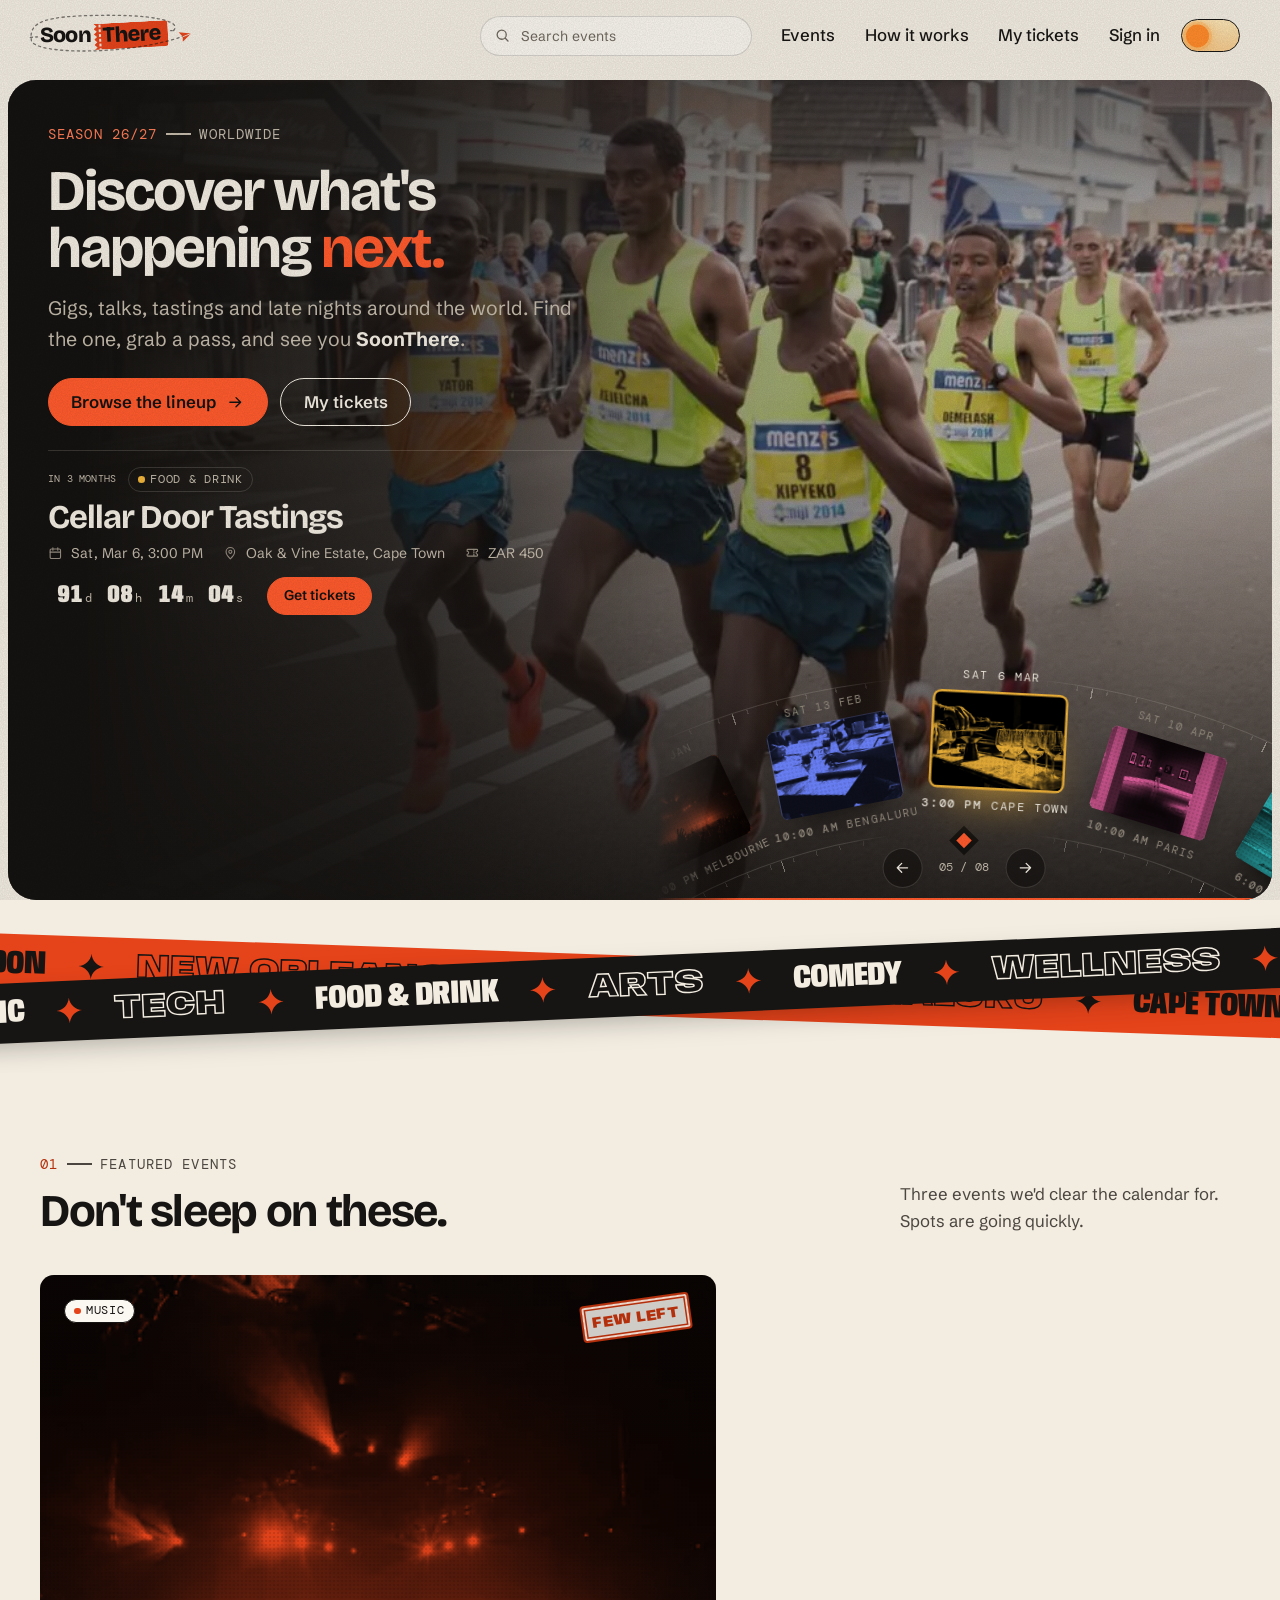
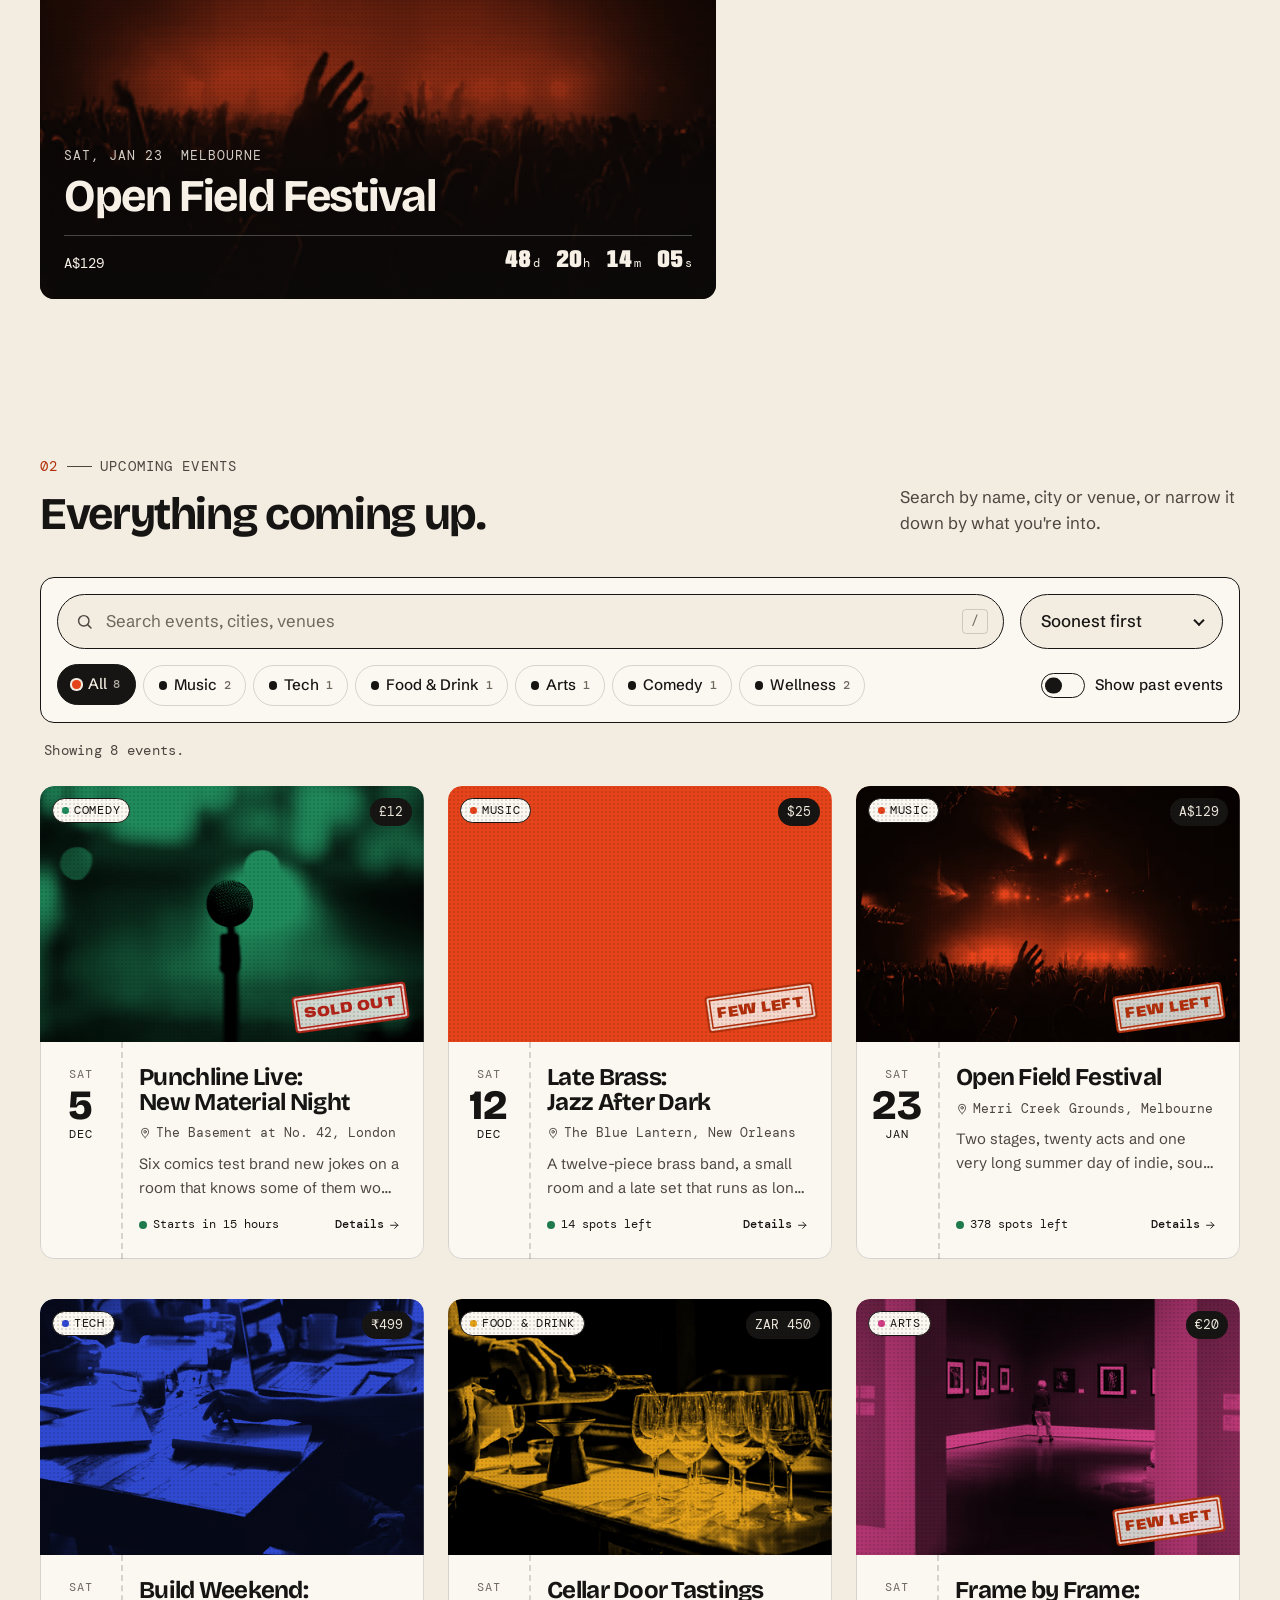
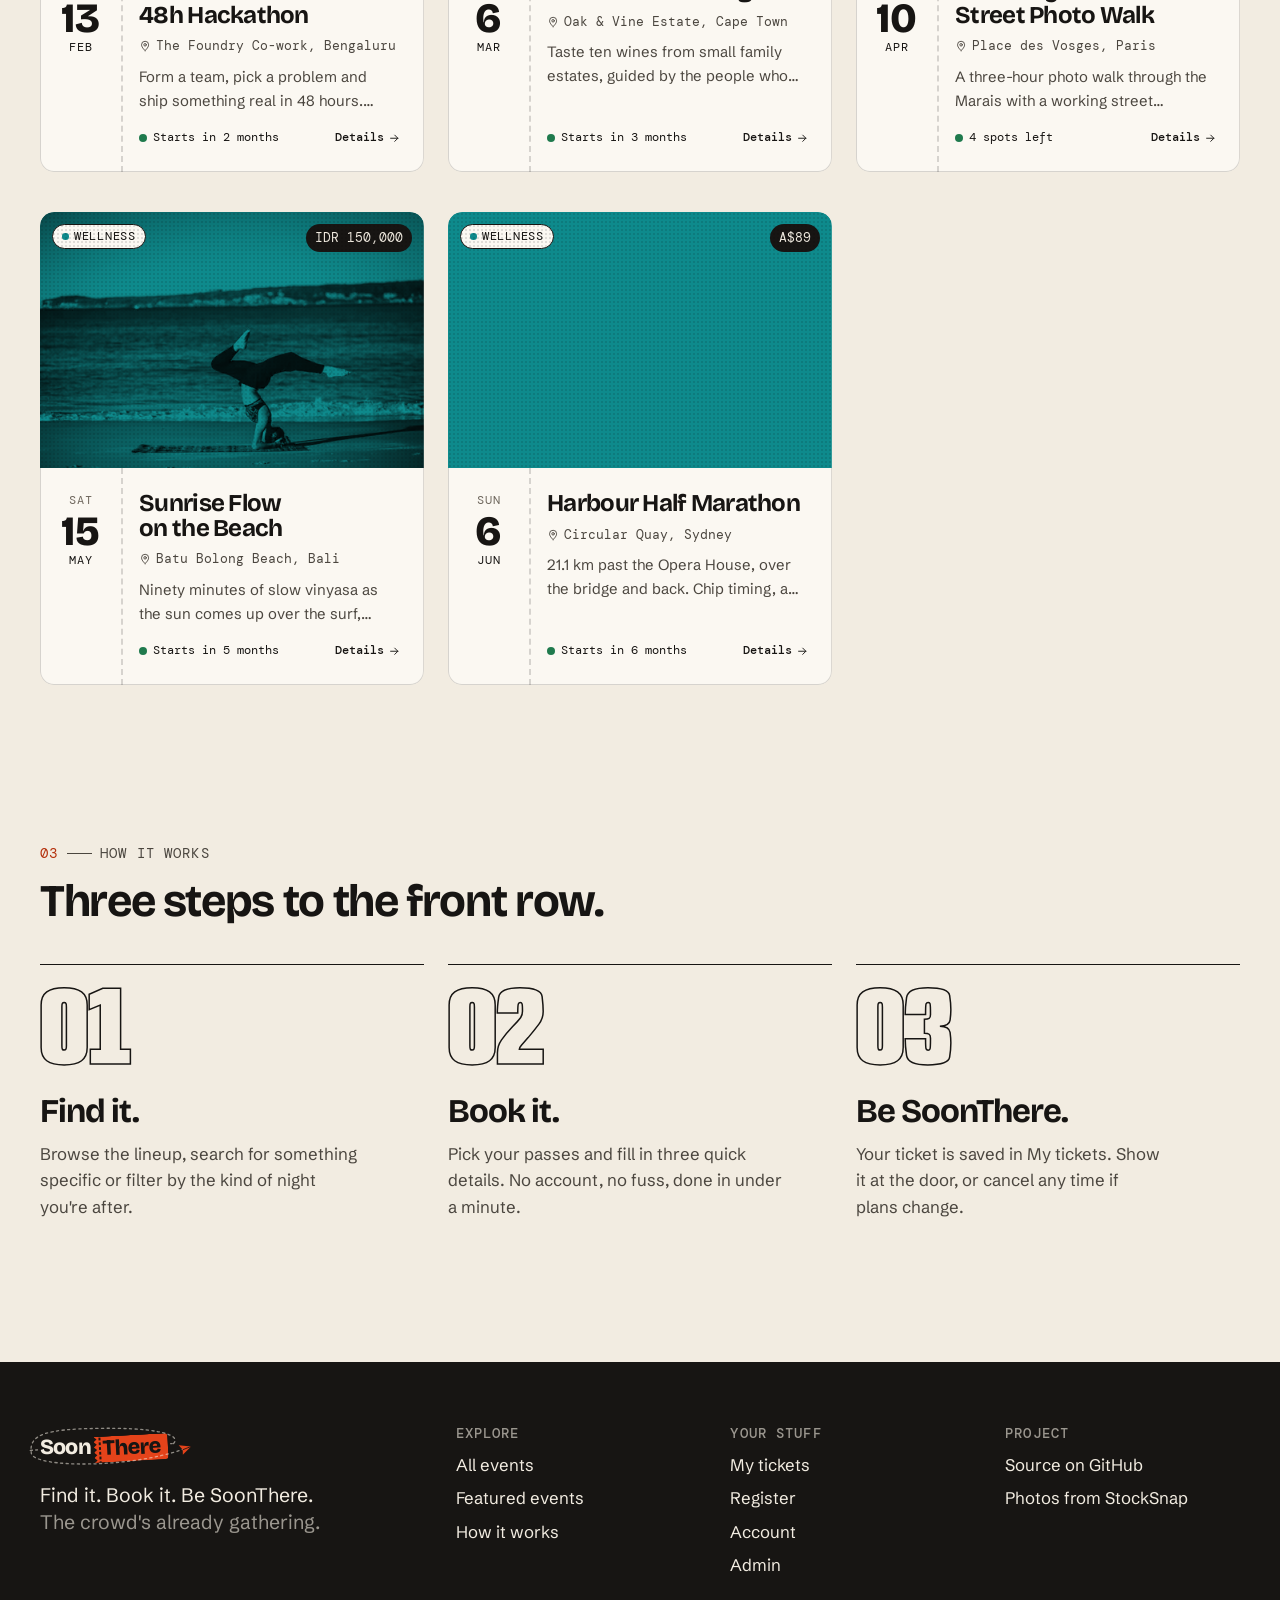
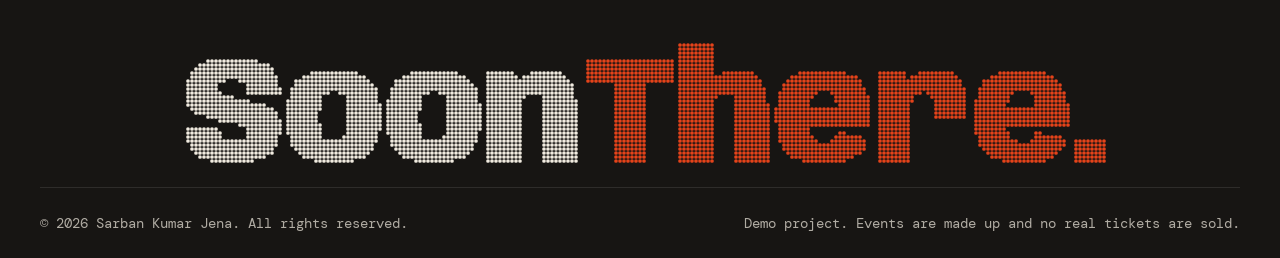
<file: index.html>
<!doctype html>
<html lang="en">
<head>
  <meta charset="utf-8">
  <meta name="viewport" content="width=device-width, initial-scale=1">
  <style>@view-transition { navigation: auto; }</style>
  <title>SoonThere | Discover what's happening next</title>
  <meta name="description" content="SoonThere is an event management website. Explore upcoming and featured events around the world, search and filter by category, and register in about a minute.">
  <meta name="theme-color" content="#f2ece1">
  <meta property="og:type" content="website">
  <meta property="og:title" content="SoonThere | Discover what's happening next">
  <meta property="og:description" content="An event management website. Find it. Book it. Be SoonThere.">
  <meta property="og:url" content="https://soonthere.vercel.app/">
  <meta property="og:image" content="https://soonthere.vercel.app/assets/images/og-cover.jpg">
  <link rel="canonical" href="https://soonthere.vercel.app/">
  <meta name="twitter:card" content="summary_large_image">
  <link rel="icon" href="assets/favicon.svg" type="image/svg+xml">
  <link rel="preconnect" href="https://fonts.googleapis.com">
  <link rel="preconnect" href="https://fonts.gstatic.com" crossorigin>
  <link rel="stylesheet" href="https://fonts.googleapis.com/css2?family=Anybody:wdth,wght@50..150,500..900&family=Bricolage+Grotesque:opsz,wght@12..96,400..800&family=DM+Mono:wght@400;500&family=Schibsted+Grotesk:wght@400..700&display=swap">
  <script>
    (function () {
      var t;
      try { t = JSON.parse(localStorage.getItem("soonthere:theme")); } catch (e) {}
      document.documentElement.dataset.theme = t || (matchMedia("(prefers-color-scheme: dark)").matches ? "dark" : "light");
    })();
  </script>
  <link rel="stylesheet" href="css/base.css">
  <link rel="stylesheet" href="css/layout.css">
  <link rel="stylesheet" href="css/components.css">
  <link rel="stylesheet" href="css/pages.css">
  <script type="module" src="js/pages/home.js"></script>
  <link rel="modulepreload" href="js/lib/dom.js">
  <link rel="modulepreload" href="js/lib/storage.js">
  <link rel="modulepreload" href="js/lib/auth.js">
  <link rel="modulepreload" href="js/data/events.js">
  <link rel="modulepreload" href="js/lib/catalog.js">
  <link rel="modulepreload" href="js/lib/format.js">
  <link rel="modulepreload" href="js/lib/search.js">
  <link rel="modulepreload" href="js/components/header-search.js">
  <link rel="modulepreload" href="js/components/crowd.js">
  <link rel="modulepreload" href="js/app.js">
  <link rel="modulepreload" href="js/lib/icons.js">
  <link rel="modulepreload" href="js/components/card.js">
  <link rel="modulepreload" href="js/components/countdown.js">
  <link rel="modulepreload" href="js/components/dial.js">
</head>
<body class="page-home">
  <a class="skip-link" href="#main">Skip to content</a>

  <header class="site-header">
    <div class="container">
      <a class="logo" href="index.html" aria-label="SoonThere home"><span class="logo__word" aria-hidden="true">Soon<span class="logo__ticket">There</span></span><svg class="logo__trail" aria-hidden="true"></svg><svg class="logo__plane" viewBox="0 0 20 20" aria-hidden="true"><path class="logo__wing" d="M1 7.5 19 1 13 18 9.5 11Z"/><path class="logo__fold" d="M9.5 11 19 1"/></svg></a>
      <form class="header-search" action="index.html" role="search" aria-label="Search the site">
        <label class="visually-hidden" for="header-q">Search events</label>
        <svg width="20" height="20" viewBox="0 0 24 24" fill="none" stroke="currentColor" stroke-width="1.8" stroke-linecap="round" aria-hidden="true"><circle cx="11" cy="11" r="6.5"/><path d="m20 20-4.2-4.2"/></svg>
        <input type="search" id="header-q" name="q" placeholder="Search events" autocomplete="off" enterkeyhint="search" role="combobox" aria-autocomplete="list" aria-expanded="false" aria-controls="header-results">
        <button class="header-search__close" type="button" aria-label="Close search"><svg width="20" height="20" viewBox="0 0 24 24" fill="none" stroke="currentColor" stroke-width="1.8" stroke-linecap="round" aria-hidden="true"><path d="M6 6l12 12M18 6 6 18"/></svg></button>
        <div class="header-search__results" id="header-results" role="listbox" aria-label="Matching events" hidden></div>
      </form>
      <nav class="nav" aria-label="Main">
        <div class="nav-links" id="nav-links">
          <a href="index.html#lineup">Events</a>
          <a href="index.html#how">How it works</a>
          <a href="tickets.html">My tickets <span class="ticket-count"></span></a>
          <a href="admin.html" data-admin-link hidden>Admin</a>
          <a href="account.html" class="nav-account" data-account-link>Sign in</a>
        </div>
        <button class="icon-btn search-toggle" type="button" aria-label="Search events" aria-expanded="false" aria-controls="header-q">
          <svg width="20" height="20" viewBox="0 0 24 24" fill="none" stroke="currentColor" stroke-width="1.8" stroke-linecap="round" aria-hidden="true"><circle cx="11" cy="11" r="6.5"/><path d="m20 20-4.2-4.2"/></svg>
        </button>
        <button class="theme-toggle" type="button" aria-label="Switch to dark mode" aria-pressed="false">
          <span class="theme-toggle__track" aria-hidden="true"><span class="theme-toggle__knob"></span></span>
        </button>
        <button class="icon-btn menu-toggle" type="button" aria-label="Open menu" aria-expanded="false" aria-controls="nav-links">
          <svg width="20" height="20" viewBox="0 0 24 24" fill="none" stroke="currentColor" stroke-width="1.8" stroke-linecap="round" aria-hidden="true">
            <path class="bar bar-1" d="M4 8h16"/><path class="bar bar-2" d="M4 16h16"/>
          </svg>
        </button>
      </nav>
    </div>
  </header>

  <main id="main">
    <section class="hero" aria-labelledby="hero-title">
      <div class="stage" id="stage">
        <div class="stage__backdrop" id="stage-backdrop" aria-hidden="true"></div>

        <div class="container stage__top">
          <div class="hero__copy">
            <p class="eyebrow"><span>Season 26/27</span><span>Worldwide</span></p>
            <h1 class="hero__title" id="hero-title">
              <span class="visually-hidden">Discover what's happening next.</span>
              <span class="hero__line" aria-hidden="true"><span>Discover what's</span></span>
              <span class="hero__line" aria-hidden="true"><span>happening <em>next.</em></span></span>
            </h1>
            <p class="hero__lede">Gigs, talks, tastings and late nights around the world. Find the one, grab a pass, and see you <strong>SoonThere</strong>.</p>
            <div class="hero__actions">
              <a class="btn btn-accent" href="#lineup" data-magnetic>Browse the lineup <svg class="arrow" viewBox="0 0 24 24" fill="none" stroke="currentColor" stroke-width="1.8" stroke-linecap="round" stroke-linejoin="round" aria-hidden="true"><path d="M5 12h14M13 6l6 6-6 6"/></svg></a>
              <a class="btn btn-ghost" href="tickets.html">My tickets</a>
            </div>
          </div>

          <div class="spotlight" id="spotlight"></div>
        </div>

        <div class="dial" id="dial" role="group" aria-roledescription="carousel" aria-label="Upcoming events, in date order">
          <div class="dial__rings" aria-hidden="true">
            <div class="dial__ring dial__ring--outer"></div>
            <div class="dial__ring dial__ring--inner"></div>
          </div>
          <span class="dial__needle" aria-hidden="true"></span>
          <ol class="dial__track" id="dial-track"></ol>
          <div class="dial__controls">
            <button class="dial__btn" type="button" data-step="-1" aria-label="Previous event"><svg viewBox="0 0 24 24" fill="none" stroke="currentColor" stroke-width="1.8" stroke-linecap="round" stroke-linejoin="round" aria-hidden="true"><path d="M19 12H5M11 6l-6 6 6 6"/></svg></button>
            <p class="dial__count mono" id="dial-count"></p>
            <button class="dial__btn" type="button" data-step="1" aria-label="Next event"><svg viewBox="0 0 24 24" fill="none" stroke="currentColor" stroke-width="1.8" stroke-linecap="round" stroke-linejoin="round" aria-hidden="true"><path d="M5 12h14M13 6l6 6-6 6"/></svg></button>
          </div>
          <span class="dial__progress" id="dial-progress" aria-hidden="true"></span>
        </div>
      </div>
    </section>

    <div class="tapes" aria-hidden="true">
      <div class="marquee tape tape--accent" data-direction="reverse"></div>
      <div class="marquee tape tape--ink"></div>
    </div>

    <section class="section" id="featured" aria-labelledby="featured-title">
      <div class="container">
        <div class="section-head" data-reveal>
          <div>
            <p class="eyebrow"><span>01</span><span>Featured events</span></p>
            <h2 id="featured-title">Don't sleep on these.</h2>
          </div>
          <p>Three events we'd clear the calendar for. Spots are going quickly.</p>
        </div>
        <div class="featured-grid" id="featured-list"></div>
      </div>
    </section>

    <section class="section lineup" id="lineup" aria-labelledby="lineup-title">
      <div class="container">
        <div class="section-head" data-reveal>
          <div>
            <p class="eyebrow"><span>02</span><span id="lineup-label">Upcoming events</span></p>
            <h2 id="lineup-title">Everything coming up.</h2>
          </div>
          <p>Search by name, city or venue, or narrow it down by what you're into.</p>
        </div>

        <form class="filters" id="filters" role="search" aria-label="Filter the lineup" data-reveal>
          <div class="filters__row">
            <div class="search-field">
              <label class="visually-hidden" for="search">Search events</label>
              <svg viewBox="0 0 24 24" fill="none" stroke="currentColor" stroke-width="1.8" stroke-linecap="round" aria-hidden="true"><circle cx="11" cy="11" r="6.5"/><path d="m20 20-4.2-4.2"/></svg>
              <input type="search" id="search" name="q" placeholder="Search events, cities, venues" autocomplete="off" enterkeyhint="search">
              <kbd aria-hidden="true">/</kbd>
            </div>
            <div class="select-field">
              <label class="visually-hidden" for="sort">Sort by</label>
              <select id="sort" name="sort">
                <option value="soonest">Soonest first</option>
                <option value="popular">Most popular</option>
                <option value="price-asc">Price: low to high</option>
                <option value="price-desc">Price: high to low</option>
              </select>
            </div>
          </div>
          <div class="filters__row">
            <fieldset class="chip-group" id="category-filter">
              <legend class="visually-hidden">Category</legend>
            </fieldset>
            <label class="switch">
              <input type="checkbox" id="show-past" name="past">
              <span class="switch__track" aria-hidden="true"></span>
              Show past events
            </label>
          </div>
        </form>

        <p class="results-meta mono" id="results-meta" aria-live="polite"></p>
        <div class="card-grid" id="event-grid"></div>
      </div>
    </section>

    <section class="section how" id="how" aria-labelledby="how-title">
      <div class="container">
        <div class="section-head" data-reveal>
          <div>
            <p class="eyebrow"><span>03</span><span>How it works</span></p>
            <h2 id="how-title">Three steps to the front row.</h2>
          </div>
        </div>
        <ol class="steps" role="list">
          <li class="step" data-reveal>
            <span class="step__num" aria-hidden="true">01</span>
            <h3>Find it.</h3>
            <p>Browse the lineup, search for something specific or filter by the kind of night you're after.</p>
          </li>
          <li class="step" data-reveal style="--delay: 0.1s">
            <span class="step__num" aria-hidden="true">02</span>
            <h3>Book it.</h3>
            <p>Pick your passes and fill in three quick details. No account, no fuss, done in under a minute.</p>
          </li>
          <li class="step" data-reveal style="--delay: 0.2s">
            <span class="step__num" aria-hidden="true">03</span>
            <h3>Be SoonThere.</h3>
            <p>Your ticket is saved in My tickets. Show it at the door, or cancel any time if plans change.</p>
          </li>
        </ol>
      </div>
    </section>
  </main>

  <footer class="site-footer">
    <div class="container">
      <div class="footer-grid">
        <div>
          <a class="logo" href="index.html" aria-label="SoonThere home"><span class="logo__word" aria-hidden="true">Soon<span class="logo__ticket">There</span></span><svg class="logo__trail" aria-hidden="true"></svg><svg class="logo__plane" viewBox="0 0 20 20" aria-hidden="true"><path class="logo__wing" d="M1 7.5 19 1 13 18 9.5 11Z"/><path class="logo__fold" d="M9.5 11 19 1"/></svg></a>
          <p class="footer-tagline">Find it. Book it. Be SoonThere. <span>The crowd's already gathering.</span></p>
        </div>
        <div>
          <h2>Explore</h2>
          <ul role="list">
            <li><a href="index.html#lineup">All events</a></li>
            <li><a href="index.html#featured">Featured events</a></li>
            <li><a href="index.html#how">How it works</a></li>
          </ul>
        </div>
        <div>
          <h2>Your stuff</h2>
          <ul role="list">
            <li><a href="tickets.html">My tickets</a></li>
            <li><a href="register.html">Register</a></li>
            <li><a href="account.html">Account</a></li>
            <li><a href="admin.html">Admin</a></li>
          </ul>
        </div>
        <div>
          <h2>Project</h2>
          <ul role="list">
            <li><a href="https://github.com/sarbankumarjena/soonthere">Source on GitHub</a></li>
            <li><a href="https://stocksnap.io">Photos from StockSnap</a></li>
          </ul>
        </div>
      </div>
      <p class="footer-big">Soon<span class="is-accent">There.</span></p>
      <div class="footer-bottom">
        <span>© <span data-year>2026</span> Sarban Kumar Jena. All rights reserved.</span>
        <span>Demo project. Events are made up and no real tickets are sold.</span>
      </div>
    </div>
  </footer>
</body>
</html>
</file>
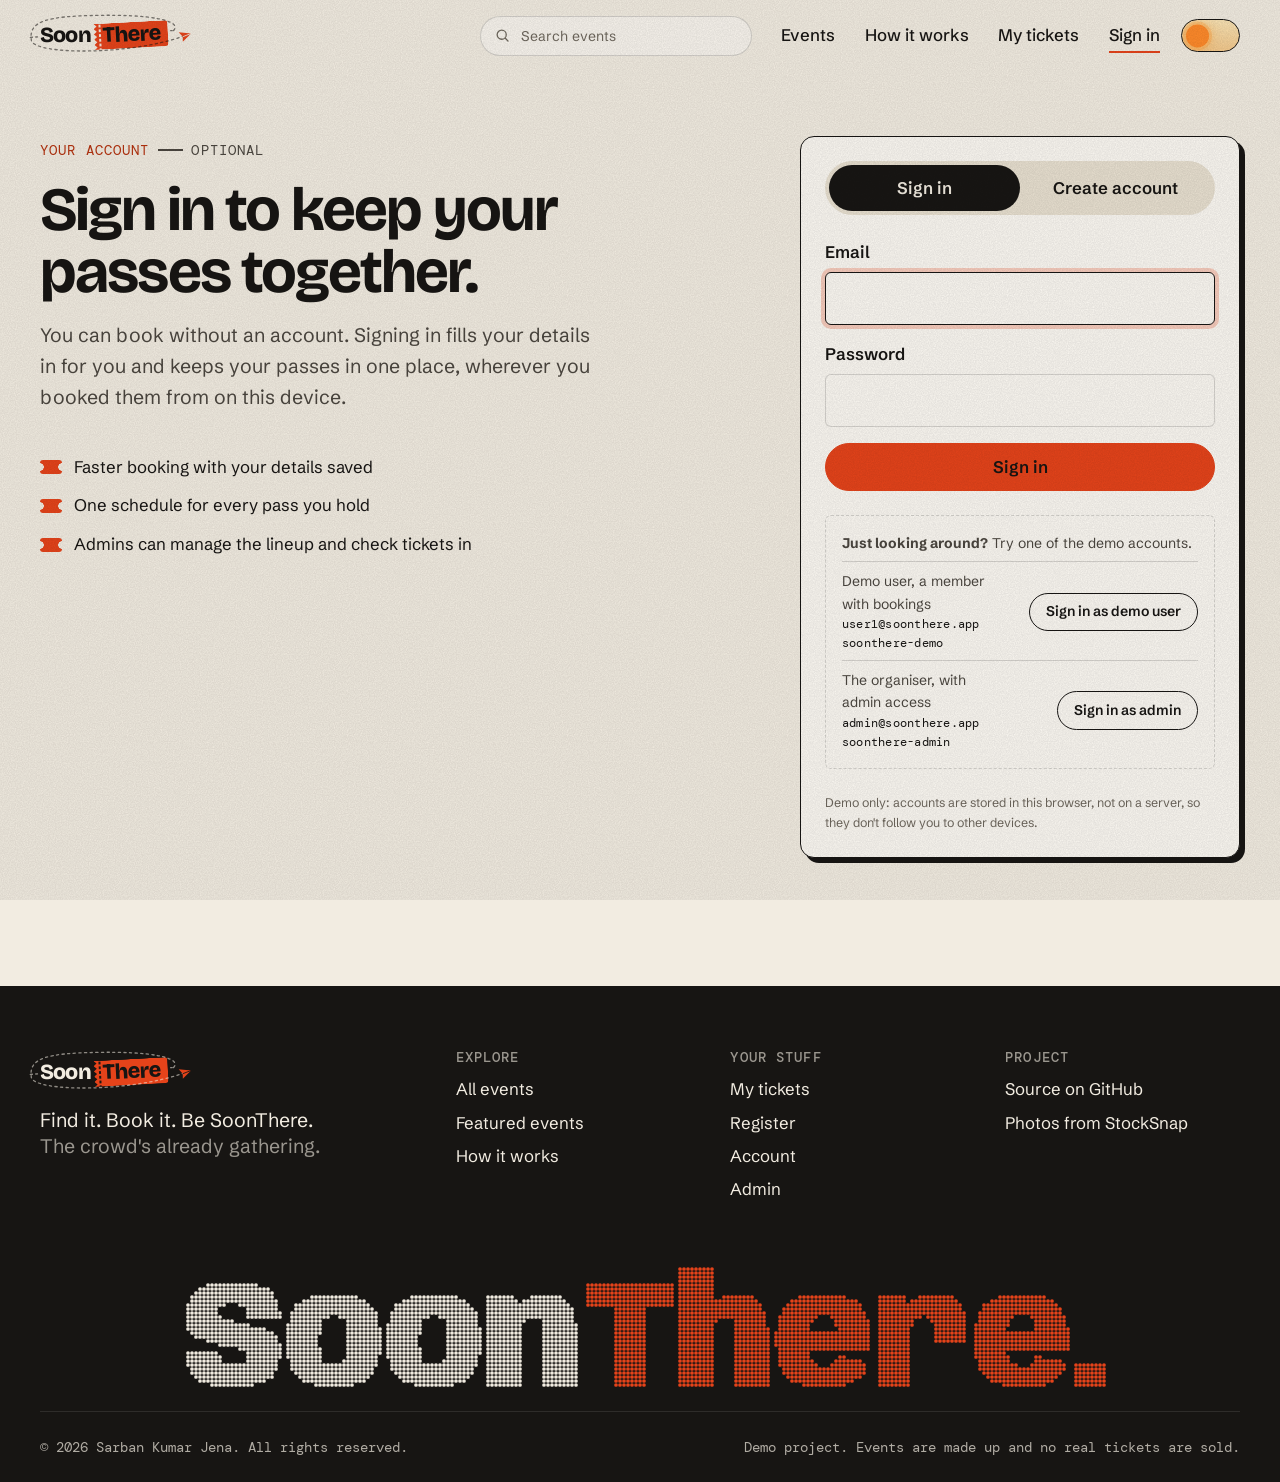
<file: account.html>
<!doctype html>
<html lang="en">
<head>
  <meta charset="utf-8">
  <meta name="viewport" content="width=device-width, initial-scale=1">
  <style>@view-transition { navigation: auto; }</style>
  <title>Your account | SoonThere</title>
  <meta name="description" content="Sign in or create a SoonThere account to keep your passes together.">
  <meta name="theme-color" content="#f2ece1">
  <meta property="og:type" content="website">
  <meta property="og:title" content="Your account | SoonThere">
  <meta property="og:description" content="Sign in or create a SoonThere account to keep your passes together.">
  <meta property="og:image" content="https://soonthere.vercel.app/assets/images/og-cover.jpg">
  <meta name="twitter:card" content="summary_large_image">
  <link rel="icon" href="assets/favicon.svg" type="image/svg+xml">
  <link rel="preconnect" href="https://fonts.googleapis.com">
  <link rel="preconnect" href="https://fonts.gstatic.com" crossorigin>
  <link rel="stylesheet" href="https://fonts.googleapis.com/css2?family=Anybody:wdth,wght@50..150,500..900&family=Bricolage+Grotesque:opsz,wght@12..96,400..800&family=DM+Mono:wght@400;500&family=Schibsted+Grotesk:wght@400..700&display=swap">
  <script>
    (function () {
      var t;
      try { t = JSON.parse(localStorage.getItem("soonthere:theme")); } catch (e) {}
      document.documentElement.dataset.theme = t || (matchMedia("(prefers-color-scheme: dark)").matches ? "dark" : "light");
    })();
  </script>
  <link rel="stylesheet" href="css/base.css">
  <link rel="stylesheet" href="css/layout.css">
  <link rel="stylesheet" href="css/components.css">
  <link rel="stylesheet" href="css/pages.css">
  <script type="module" src="js/pages/account.js"></script>
  <link rel="modulepreload" href="js/lib/dom.js">
  <link rel="modulepreload" href="js/lib/storage.js">
  <link rel="modulepreload" href="js/lib/auth.js">
  <link rel="modulepreload" href="js/data/events.js">
  <link rel="modulepreload" href="js/lib/catalog.js">
  <link rel="modulepreload" href="js/lib/format.js">
  <link rel="modulepreload" href="js/lib/search.js">
  <link rel="modulepreload" href="js/components/header-search.js">
  <link rel="modulepreload" href="js/components/crowd.js">
  <link rel="modulepreload" href="js/app.js">
  <link rel="modulepreload" href="js/lib/icons.js">
  <link rel="modulepreload" href="js/lib/validate.js">
</head>
<body class="page-account">
  <a class="skip-link" href="#main">Skip to content</a>

  <header class="site-header">
    <div class="container">
      <a class="logo" href="index.html" aria-label="SoonThere home"><span class="logo__word" aria-hidden="true">Soon<span class="logo__ticket">There</span></span><svg class="logo__trail" aria-hidden="true"></svg><svg class="logo__plane" viewBox="0 0 20 20" aria-hidden="true"><path class="logo__wing" d="M1 7.5 19 1 13 18 9.5 11Z"/><path class="logo__fold" d="M9.5 11 19 1"/></svg></a>
      <form class="header-search" action="index.html" role="search" aria-label="Search the site">
        <label class="visually-hidden" for="header-q">Search events</label>
        <svg width="20" height="20" viewBox="0 0 24 24" fill="none" stroke="currentColor" stroke-width="1.8" stroke-linecap="round" aria-hidden="true"><circle cx="11" cy="11" r="6.5"/><path d="m20 20-4.2-4.2"/></svg>
        <input type="search" id="header-q" name="q" placeholder="Search events" autocomplete="off" enterkeyhint="search" role="combobox" aria-autocomplete="list" aria-expanded="false" aria-controls="header-results">
        <button class="header-search__close" type="button" aria-label="Close search"><svg width="20" height="20" viewBox="0 0 24 24" fill="none" stroke="currentColor" stroke-width="1.8" stroke-linecap="round" aria-hidden="true"><path d="M6 6l12 12M18 6 6 18"/></svg></button>
        <div class="header-search__results" id="header-results" role="listbox" aria-label="Matching events" hidden></div>
      </form>
      <nav class="nav" aria-label="Main">
        <div class="nav-links" id="nav-links">
          <a href="index.html#lineup">Events</a>
          <a href="index.html#how">How it works</a>
          <a href="tickets.html">My tickets <span class="ticket-count"></span></a>
          <a href="admin.html" data-admin-link hidden>Admin</a>
          <a href="account.html" class="nav-account" data-account-link>Sign in</a>
        </div>
        <button class="icon-btn search-toggle" type="button" aria-label="Search events" aria-expanded="false" aria-controls="header-q">
          <svg width="20" height="20" viewBox="0 0 24 24" fill="none" stroke="currentColor" stroke-width="1.8" stroke-linecap="round" aria-hidden="true"><circle cx="11" cy="11" r="6.5"/><path d="m20 20-4.2-4.2"/></svg>
        </button>
        <button class="theme-toggle" type="button" aria-label="Switch to dark mode" aria-pressed="false">
          <span class="theme-toggle__track" aria-hidden="true"><span class="theme-toggle__knob"></span></span>
        </button>
        <button class="icon-btn menu-toggle" type="button" aria-label="Open menu" aria-expanded="false" aria-controls="nav-links">
          <svg width="20" height="20" viewBox="0 0 24 24" fill="none" stroke="currentColor" stroke-width="1.8" stroke-linecap="round" aria-hidden="true">
            <path class="bar bar-1" d="M4 8h16"/><path class="bar bar-2" d="M4 16h16"/>
          </svg>
        </button>
      </nav>
    </div>
  </header>

  <main id="main" class="account-page">
    <div class="container account" id="account-root">
      <section class="account__intro">
        <p class="eyebrow"><span>Your account</span><span>Optional</span></p>
        <h1 id="account-title">Sign in to keep your passes together.</h1>
        <p>You can book without an account. Signing in fills your details in for you and keeps your passes in one place, wherever you booked them from on this device.</p>
        <ul class="account__perks" role="list">
          <li>Faster booking with your details saved</li>
          <li>One schedule for every pass you hold</li>
          <li>Admins can manage the lineup and check tickets in</li>
        </ul>
      </section>

      <section class="account__panel" id="account-panel" aria-labelledby="account-title"></section>
    </div>
  </main>

  <footer class="site-footer">
    <div class="container">
      <div class="footer-grid">
        <div>
          <a class="logo" href="index.html" aria-label="SoonThere home"><span class="logo__word" aria-hidden="true">Soon<span class="logo__ticket">There</span></span><svg class="logo__trail" aria-hidden="true"></svg><svg class="logo__plane" viewBox="0 0 20 20" aria-hidden="true"><path class="logo__wing" d="M1 7.5 19 1 13 18 9.5 11Z"/><path class="logo__fold" d="M9.5 11 19 1"/></svg></a>
          <p class="footer-tagline">Find it. Book it. Be SoonThere. <span>The crowd's already gathering.</span></p>
        </div>
        <div>
          <h2>Explore</h2>
          <ul role="list">
            <li><a href="index.html#lineup">All events</a></li>
            <li><a href="index.html#featured">Featured events</a></li>
            <li><a href="index.html#how">How it works</a></li>
          </ul>
        </div>
        <div>
          <h2>Your stuff</h2>
          <ul role="list">
            <li><a href="tickets.html">My tickets</a></li>
            <li><a href="register.html">Register</a></li>
            <li><a href="account.html">Account</a></li>
            <li><a href="admin.html">Admin</a></li>
          </ul>
        </div>
        <div>
          <h2>Project</h2>
          <ul role="list">
            <li><a href="https://github.com/sarbankumarjena/soonthere">Source on GitHub</a></li>
            <li><a href="https://stocksnap.io">Photos from StockSnap</a></li>
          </ul>
        </div>
      </div>
      <p class="footer-big">Soon<span class="is-accent">There.</span></p>
      <div class="footer-bottom">
        <span>© <span data-year>2026</span> Sarban Kumar Jena. All rights reserved.</span>
        <span>Demo project. Events are made up and no real tickets are sold.</span>
      </div>
    </div>
  </footer>
</body>
</html>
</file>
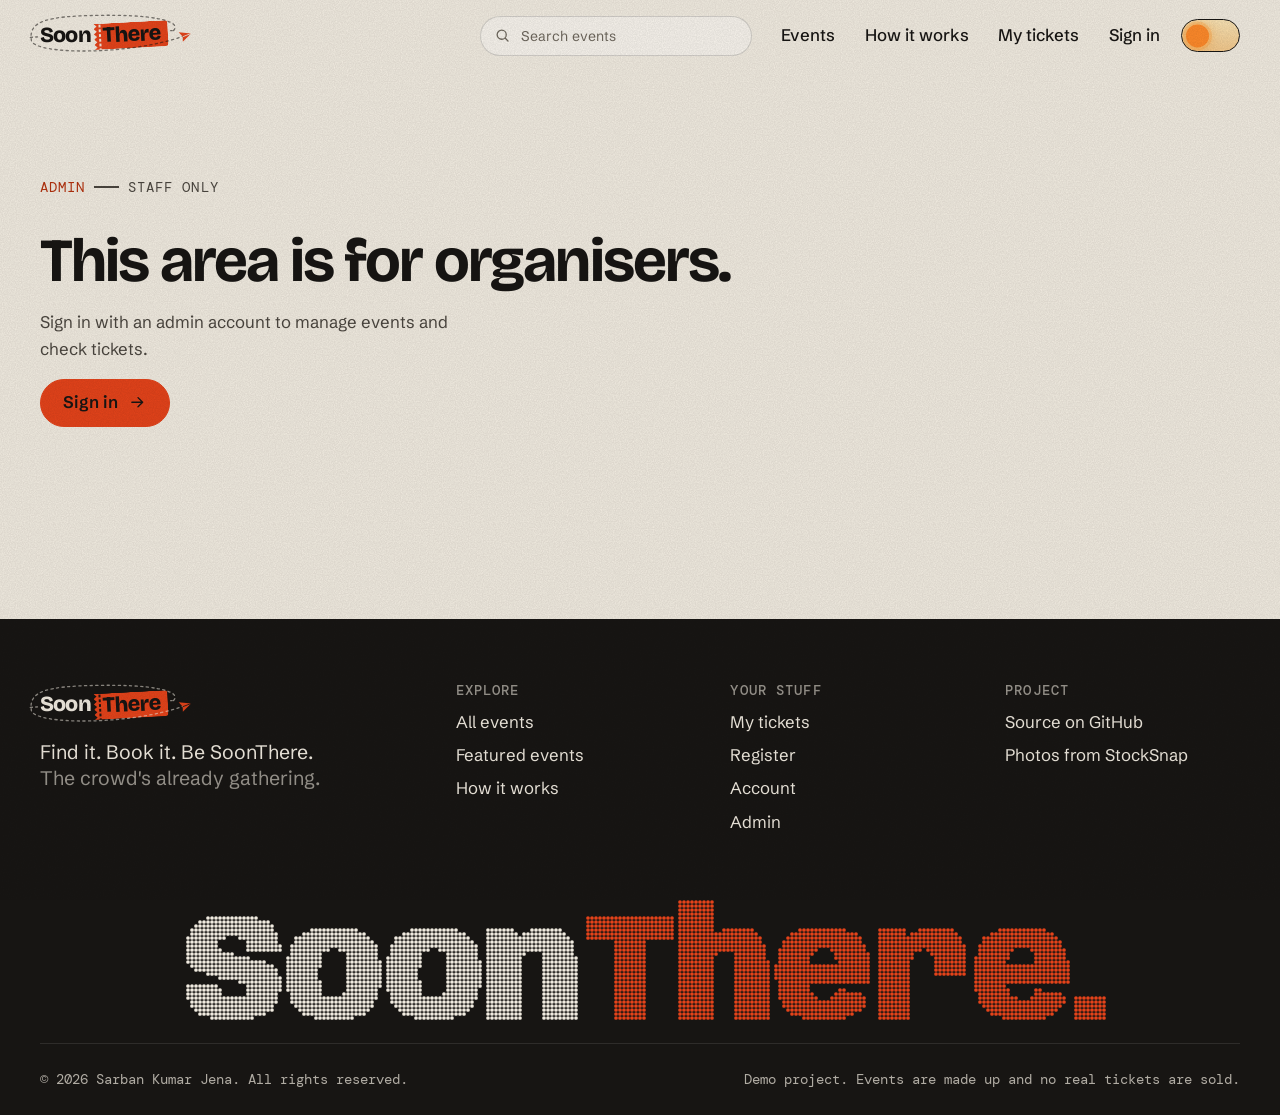
<file: admin.html>
<!doctype html>
<html lang="en">
<head>
  <meta charset="utf-8">
  <meta name="viewport" content="width=device-width, initial-scale=1">
  <style>@view-transition { navigation: auto; }</style>
  <title>Admin | SoonThere</title>
  <meta name="description" content="Manage the SoonThere lineup, check tickets in and see who's coming.">
  <meta name="theme-color" content="#f2ece1">
  <meta property="og:type" content="website">
  <meta property="og:title" content="Admin | SoonThere">
  <meta property="og:description" content="Manage the SoonThere lineup, check tickets in and see who's coming.">
  <meta property="og:image" content="https://soonthere.vercel.app/assets/images/og-cover.jpg">
  <meta name="twitter:card" content="summary_large_image">
  <link rel="icon" href="assets/favicon.svg" type="image/svg+xml">
  <link rel="preconnect" href="https://fonts.googleapis.com">
  <link rel="preconnect" href="https://fonts.gstatic.com" crossorigin>
  <link rel="stylesheet" href="https://fonts.googleapis.com/css2?family=Anybody:wdth,wght@50..150,500..900&family=Bricolage+Grotesque:opsz,wght@12..96,400..800&family=DM+Mono:wght@400;500&family=Schibsted+Grotesk:wght@400..700&display=swap">
  <script>
    (function () {
      var t;
      try { t = JSON.parse(localStorage.getItem("soonthere:theme")); } catch (e) {}
      document.documentElement.dataset.theme = t || (matchMedia("(prefers-color-scheme: dark)").matches ? "dark" : "light");
    })();
  </script>
  <link rel="stylesheet" href="css/base.css">
  <link rel="stylesheet" href="css/layout.css">
  <link rel="stylesheet" href="css/components.css">
  <link rel="stylesheet" href="css/pages.css">
  <script type="module" src="js/pages/admin.js"></script>
  <link rel="modulepreload" href="js/lib/dom.js">
  <link rel="modulepreload" href="js/lib/storage.js">
  <link rel="modulepreload" href="js/lib/auth.js">
  <link rel="modulepreload" href="js/data/events.js">
  <link rel="modulepreload" href="js/lib/catalog.js">
  <link rel="modulepreload" href="js/lib/format.js">
  <link rel="modulepreload" href="js/lib/search.js">
  <link rel="modulepreload" href="js/components/header-search.js">
  <link rel="modulepreload" href="js/components/crowd.js">
  <link rel="modulepreload" href="js/app.js">
  <link rel="modulepreload" href="js/lib/icons.js">
  <meta name="robots" content="noindex">
</head>
<body class="page-admin">
  <a class="skip-link" href="#main">Skip to content</a>

  <header class="site-header">
    <div class="container">
      <a class="logo" href="index.html" aria-label="SoonThere home"><span class="logo__word" aria-hidden="true">Soon<span class="logo__ticket">There</span></span><svg class="logo__trail" aria-hidden="true"></svg><svg class="logo__plane" viewBox="0 0 20 20" aria-hidden="true"><path class="logo__wing" d="M1 7.5 19 1 13 18 9.5 11Z"/><path class="logo__fold" d="M9.5 11 19 1"/></svg></a>
      <form class="header-search" action="index.html" role="search" aria-label="Search the site">
        <label class="visually-hidden" for="header-q">Search events</label>
        <svg width="20" height="20" viewBox="0 0 24 24" fill="none" stroke="currentColor" stroke-width="1.8" stroke-linecap="round" aria-hidden="true"><circle cx="11" cy="11" r="6.5"/><path d="m20 20-4.2-4.2"/></svg>
        <input type="search" id="header-q" name="q" placeholder="Search events" autocomplete="off" enterkeyhint="search" role="combobox" aria-autocomplete="list" aria-expanded="false" aria-controls="header-results">
        <button class="header-search__close" type="button" aria-label="Close search"><svg width="20" height="20" viewBox="0 0 24 24" fill="none" stroke="currentColor" stroke-width="1.8" stroke-linecap="round" aria-hidden="true"><path d="M6 6l12 12M18 6 6 18"/></svg></button>
        <div class="header-search__results" id="header-results" role="listbox" aria-label="Matching events" hidden></div>
      </form>
      <nav class="nav" aria-label="Main">
        <div class="nav-links" id="nav-links">
          <a href="index.html#lineup">Events</a>
          <a href="index.html#how">How it works</a>
          <a href="tickets.html">My tickets <span class="ticket-count"></span></a>
          <a href="admin.html" data-admin-link aria-current="page" hidden>Admin</a>
          <a href="account.html" class="nav-account" data-account-link>Sign in</a>
        </div>
        <button class="icon-btn search-toggle" type="button" aria-label="Search events" aria-expanded="false" aria-controls="header-q">
          <svg width="20" height="20" viewBox="0 0 24 24" fill="none" stroke="currentColor" stroke-width="1.8" stroke-linecap="round" aria-hidden="true"><circle cx="11" cy="11" r="6.5"/><path d="m20 20-4.2-4.2"/></svg>
        </button>
        <button class="theme-toggle" type="button" aria-label="Switch to dark mode" aria-pressed="false">
          <span class="theme-toggle__track" aria-hidden="true"><span class="theme-toggle__knob"></span></span>
        </button>
        <button class="icon-btn menu-toggle" type="button" aria-label="Open menu" aria-expanded="false" aria-controls="nav-links">
          <svg width="20" height="20" viewBox="0 0 24 24" fill="none" stroke="currentColor" stroke-width="1.8" stroke-linecap="round" aria-hidden="true">
            <path class="bar bar-1" d="M4 8h16"/><path class="bar bar-2" d="M4 16h16"/>
          </svg>
        </button>
      </nav>
    </div>
  </header>

  <main id="main" class="admin-page">
    <div class="container" id="admin-root"></div>

    <dialog class="event-dialog" id="event-dialog" aria-labelledby="event-dialog-title">
      <form class="event-form" id="event-form" method="dialog" novalidate>
        <header class="event-form__head">
          <h2 id="event-dialog-title">New event</h2>
          <button class="icon-btn" type="button" data-close aria-label="Close">
            <svg viewBox="0 0 24 24" fill="none" stroke="currentColor" stroke-width="1.8" stroke-linecap="round" aria-hidden="true"><path d="M6 6l12 12M18 6 6 18"/></svg>
          </button>
        </header>
        <div class="event-form__body" id="event-form-body"></div>
        <footer class="event-form__foot">
          <p class="account__error" id="event-form-error" role="alert"></p>
          <button class="btn btn-ghost" type="button" data-close>Cancel</button>
          <button class="btn btn-accent" type="submit" id="event-save">Save event</button>
        </footer>
      </form>
    </dialog>
  </main>

  <footer class="site-footer">
    <div class="container">
      <div class="footer-grid">
        <div>
          <a class="logo" href="index.html" aria-label="SoonThere home"><span class="logo__word" aria-hidden="true">Soon<span class="logo__ticket">There</span></span><svg class="logo__trail" aria-hidden="true"></svg><svg class="logo__plane" viewBox="0 0 20 20" aria-hidden="true"><path class="logo__wing" d="M1 7.5 19 1 13 18 9.5 11Z"/><path class="logo__fold" d="M9.5 11 19 1"/></svg></a>
          <p class="footer-tagline">Find it. Book it. Be SoonThere. <span>The crowd's already gathering.</span></p>
        </div>
        <div>
          <h2>Explore</h2>
          <ul role="list">
            <li><a href="index.html#lineup">All events</a></li>
            <li><a href="index.html#featured">Featured events</a></li>
            <li><a href="index.html#how">How it works</a></li>
          </ul>
        </div>
        <div>
          <h2>Your stuff</h2>
          <ul role="list">
            <li><a href="tickets.html">My tickets</a></li>
            <li><a href="register.html">Register</a></li>
            <li><a href="account.html">Account</a></li>
            <li><a href="admin.html">Admin</a></li>
          </ul>
        </div>
        <div>
          <h2>Project</h2>
          <ul role="list">
            <li><a href="https://github.com/sarbankumarjena/soonthere">Source on GitHub</a></li>
            <li><a href="https://stocksnap.io">Photos from StockSnap</a></li>
          </ul>
        </div>
      </div>
      <p class="footer-big">Soon<span class="is-accent">There.</span></p>
      <div class="footer-bottom">
        <span>© <span data-year>2026</span> Sarban Kumar Jena. All rights reserved.</span>
        <span>Demo project. Events are made up and no real tickets are sold.</span>
      </div>
    </div>
  </footer>
</body>
</html>
</file>
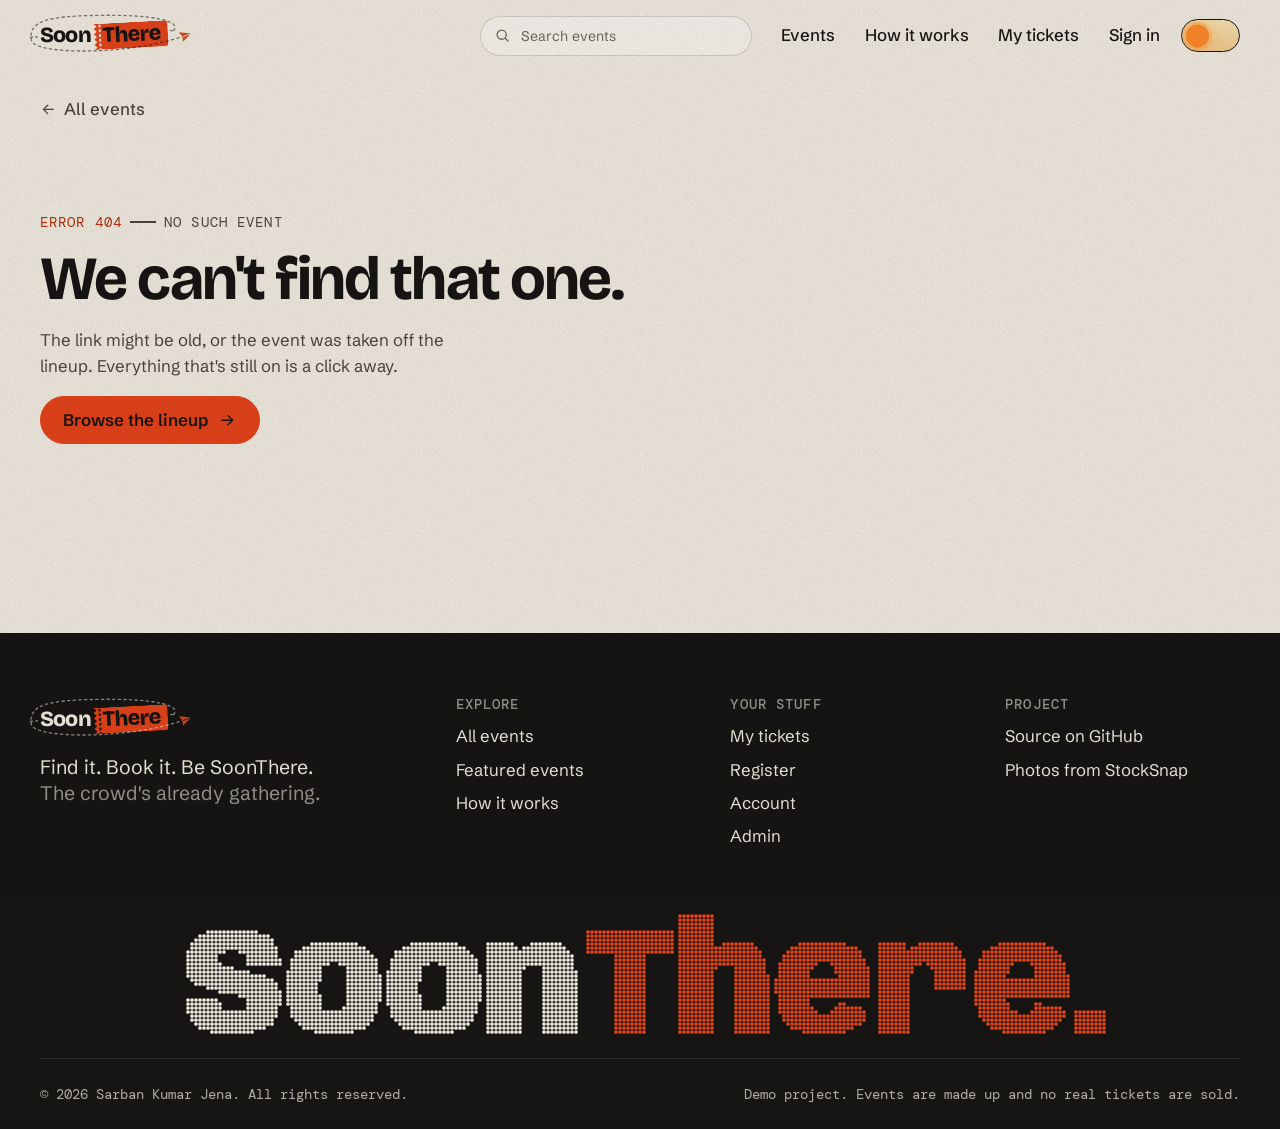
<file: event.html>
<!doctype html>
<html lang="en">
<head>
  <meta charset="utf-8">
  <meta name="viewport" content="width=device-width, initial-scale=1">
  <style>@view-transition { navigation: auto; }</style>
  <title>Event | SoonThere</title>
  <meta name="description" content="Dates, venue, schedule and tickets for this event on SoonThere.">
  <meta name="theme-color" content="#f2ece1">
  <meta property="og:type" content="website">
  <meta property="og:title" content="Event | SoonThere">
  <meta property="og:description" content="Dates, venue, schedule and tickets for this event on SoonThere.">
  <meta property="og:image" content="https://soonthere.vercel.app/assets/images/og-cover.jpg">
  <meta name="twitter:card" content="summary_large_image">
  <link rel="icon" href="assets/favicon.svg" type="image/svg+xml">
  <link rel="preconnect" href="https://fonts.googleapis.com">
  <link rel="preconnect" href="https://fonts.gstatic.com" crossorigin>
  <link rel="stylesheet" href="https://fonts.googleapis.com/css2?family=Anybody:wdth,wght@50..150,500..900&family=Bricolage+Grotesque:opsz,wght@12..96,400..800&family=DM+Mono:wght@400;500&family=Schibsted+Grotesk:wght@400..700&display=swap">
  <script>
    (function () {
      var t;
      try { t = JSON.parse(localStorage.getItem("soonthere:theme")); } catch (e) {}
      document.documentElement.dataset.theme = t || (matchMedia("(prefers-color-scheme: dark)").matches ? "dark" : "light");
    })();
  </script>
  <link rel="stylesheet" href="css/base.css">
  <link rel="stylesheet" href="css/layout.css">
  <link rel="stylesheet" href="css/components.css">
  <link rel="stylesheet" href="css/pages.css">
  <script type="module" src="js/pages/event.js"></script>
  <link rel="modulepreload" href="js/lib/dom.js">
  <link rel="modulepreload" href="js/lib/storage.js">
  <link rel="modulepreload" href="js/lib/auth.js">
  <link rel="modulepreload" href="js/data/events.js">
  <link rel="modulepreload" href="js/lib/catalog.js">
  <link rel="modulepreload" href="js/lib/format.js">
  <link rel="modulepreload" href="js/lib/search.js">
  <link rel="modulepreload" href="js/components/header-search.js">
  <link rel="modulepreload" href="js/components/crowd.js">
  <link rel="modulepreload" href="js/app.js">
  <link rel="modulepreload" href="js/lib/icons.js">
  <link rel="modulepreload" href="js/lib/calendar.js">
  <link rel="modulepreload" href="js/components/card.js">
  <link rel="modulepreload" href="js/components/countdown.js">
  <link rel="expect" href="#event-cover" blocking="render">
</head>
<body class="page-event">
  <a class="skip-link" href="#main">Skip to content</a>

  <header class="site-header">
    <div class="container">
      <a class="logo" href="index.html" aria-label="SoonThere home"><span class="logo__word" aria-hidden="true">Soon<span class="logo__ticket">There</span></span><svg class="logo__trail" aria-hidden="true"></svg><svg class="logo__plane" viewBox="0 0 20 20" aria-hidden="true"><path class="logo__wing" d="M1 7.5 19 1 13 18 9.5 11Z"/><path class="logo__fold" d="M9.5 11 19 1"/></svg></a>
      <form class="header-search" action="index.html" role="search" aria-label="Search the site">
        <label class="visually-hidden" for="header-q">Search events</label>
        <svg width="20" height="20" viewBox="0 0 24 24" fill="none" stroke="currentColor" stroke-width="1.8" stroke-linecap="round" aria-hidden="true"><circle cx="11" cy="11" r="6.5"/><path d="m20 20-4.2-4.2"/></svg>
        <input type="search" id="header-q" name="q" placeholder="Search events" autocomplete="off" enterkeyhint="search" role="combobox" aria-autocomplete="list" aria-expanded="false" aria-controls="header-results">
        <button class="header-search__close" type="button" aria-label="Close search"><svg width="20" height="20" viewBox="0 0 24 24" fill="none" stroke="currentColor" stroke-width="1.8" stroke-linecap="round" aria-hidden="true"><path d="M6 6l12 12M18 6 6 18"/></svg></button>
        <div class="header-search__results" id="header-results" role="listbox" aria-label="Matching events" hidden></div>
      </form>
      <nav class="nav" aria-label="Main">
        <div class="nav-links" id="nav-links">
          <a href="index.html#lineup">Events</a>
          <a href="index.html#how">How it works</a>
          <a href="tickets.html">My tickets <span class="ticket-count"></span></a>
          <a href="admin.html" data-admin-link hidden>Admin</a>
          <a href="account.html" class="nav-account" data-account-link>Sign in</a>
        </div>
        <button class="icon-btn search-toggle" type="button" aria-label="Search events" aria-expanded="false" aria-controls="header-q">
          <svg width="20" height="20" viewBox="0 0 24 24" fill="none" stroke="currentColor" stroke-width="1.8" stroke-linecap="round" aria-hidden="true"><circle cx="11" cy="11" r="6.5"/><path d="m20 20-4.2-4.2"/></svg>
        </button>
        <button class="theme-toggle" type="button" aria-label="Switch to dark mode" aria-pressed="false">
          <span class="theme-toggle__track" aria-hidden="true"><span class="theme-toggle__knob"></span></span>
        </button>
        <button class="icon-btn menu-toggle" type="button" aria-label="Open menu" aria-expanded="false" aria-controls="nav-links">
          <svg width="20" height="20" viewBox="0 0 24 24" fill="none" stroke="currentColor" stroke-width="1.8" stroke-linecap="round" aria-hidden="true">
            <path class="bar bar-1" d="M4 8h16"/><path class="bar bar-2" d="M4 16h16"/>
          </svg>
        </button>
      </nav>
    </div>
  </header>

  <main id="main" class="event-page">
    <div class="container">
      <a class="link-arrow back-link" href="index.html#lineup"><svg viewBox="0 0 24 24" fill="none" stroke="currentColor" stroke-width="1.8" stroke-linecap="round" stroke-linejoin="round" aria-hidden="true"><path d="M19 12H5M11 18l-6-6 6-6"/></svg> All events</a>

      <figure class="event-cover print" id="event-cover"></figure>
      <script>
        // set the cover before first paint so the page transition has something to morph into
        (function () {
          var id = new URLSearchParams(location.search).get("id") || "";
          var saved = null;
          try { saved = JSON.parse(localStorage.getItem("soonthere:events")); } catch (e) {}
          var match = Array.isArray(saved) && saved.filter(function (e) { return e.id === id; })[0];
          var src = match ? match.imageData || "assets/images/events/" + match.image + "-960.webp" : /^[a-z0-9-]+$/.test(id) && !saved ? "assets/images/events/" + id + "-960.webp" : "";
          var img = document.createElement("img");
          img.alt = "";
          img.width = 960;
          img.height = 640;
          img.setAttribute("fetchpriority", "high");
          if (src) img.src = src;
          document.getElementById("event-cover").append(img);
        })();
      </script>

      <div class="event-layout" id="event-root" aria-live="polite"></div>
    </div>

    <section class="section" id="related" aria-labelledby="related-title" hidden>
      <div class="container">
        <div class="section-head">
          <div>
            <p class="eyebrow"><span>Also on</span><span>The lineup</span></p>
            <h2 id="related-title">More like this.</h2>
          </div>
          <a class="link-arrow" href="index.html#lineup">See everything <svg viewBox="0 0 24 24" fill="none" stroke="currentColor" stroke-width="1.8" stroke-linecap="round" stroke-linejoin="round" aria-hidden="true"><path d="M5 12h14M13 6l6 6-6 6"/></svg></a>
        </div>
        <div class="card-grid" id="related-list"></div>
      </div>
    </section>

    <div class="buy-bar" id="buy-bar" hidden></div>
  </main>

  <footer class="site-footer">
    <div class="container">
      <div class="footer-grid">
        <div>
          <a class="logo" href="index.html" aria-label="SoonThere home"><span class="logo__word" aria-hidden="true">Soon<span class="logo__ticket">There</span></span><svg class="logo__trail" aria-hidden="true"></svg><svg class="logo__plane" viewBox="0 0 20 20" aria-hidden="true"><path class="logo__wing" d="M1 7.5 19 1 13 18 9.5 11Z"/><path class="logo__fold" d="M9.5 11 19 1"/></svg></a>
          <p class="footer-tagline">Find it. Book it. Be SoonThere. <span>The crowd's already gathering.</span></p>
        </div>
        <div>
          <h2>Explore</h2>
          <ul role="list">
            <li><a href="index.html#lineup">All events</a></li>
            <li><a href="index.html#featured">Featured events</a></li>
            <li><a href="index.html#how">How it works</a></li>
          </ul>
        </div>
        <div>
          <h2>Your stuff</h2>
          <ul role="list">
            <li><a href="tickets.html">My tickets</a></li>
            <li><a href="register.html">Register</a></li>
            <li><a href="account.html">Account</a></li>
            <li><a href="admin.html">Admin</a></li>
          </ul>
        </div>
        <div>
          <h2>Project</h2>
          <ul role="list">
            <li><a href="https://github.com/sarbankumarjena/soonthere">Source on GitHub</a></li>
            <li><a href="https://stocksnap.io">Photos from StockSnap</a></li>
          </ul>
        </div>
      </div>
      <p class="footer-big">Soon<span class="is-accent">There.</span></p>
      <div class="footer-bottom">
        <span>© <span data-year>2026</span> Sarban Kumar Jena. All rights reserved.</span>
        <span>Demo project. Events are made up and no real tickets are sold.</span>
      </div>
    </div>
  </footer>
</body>
</html>
</file>
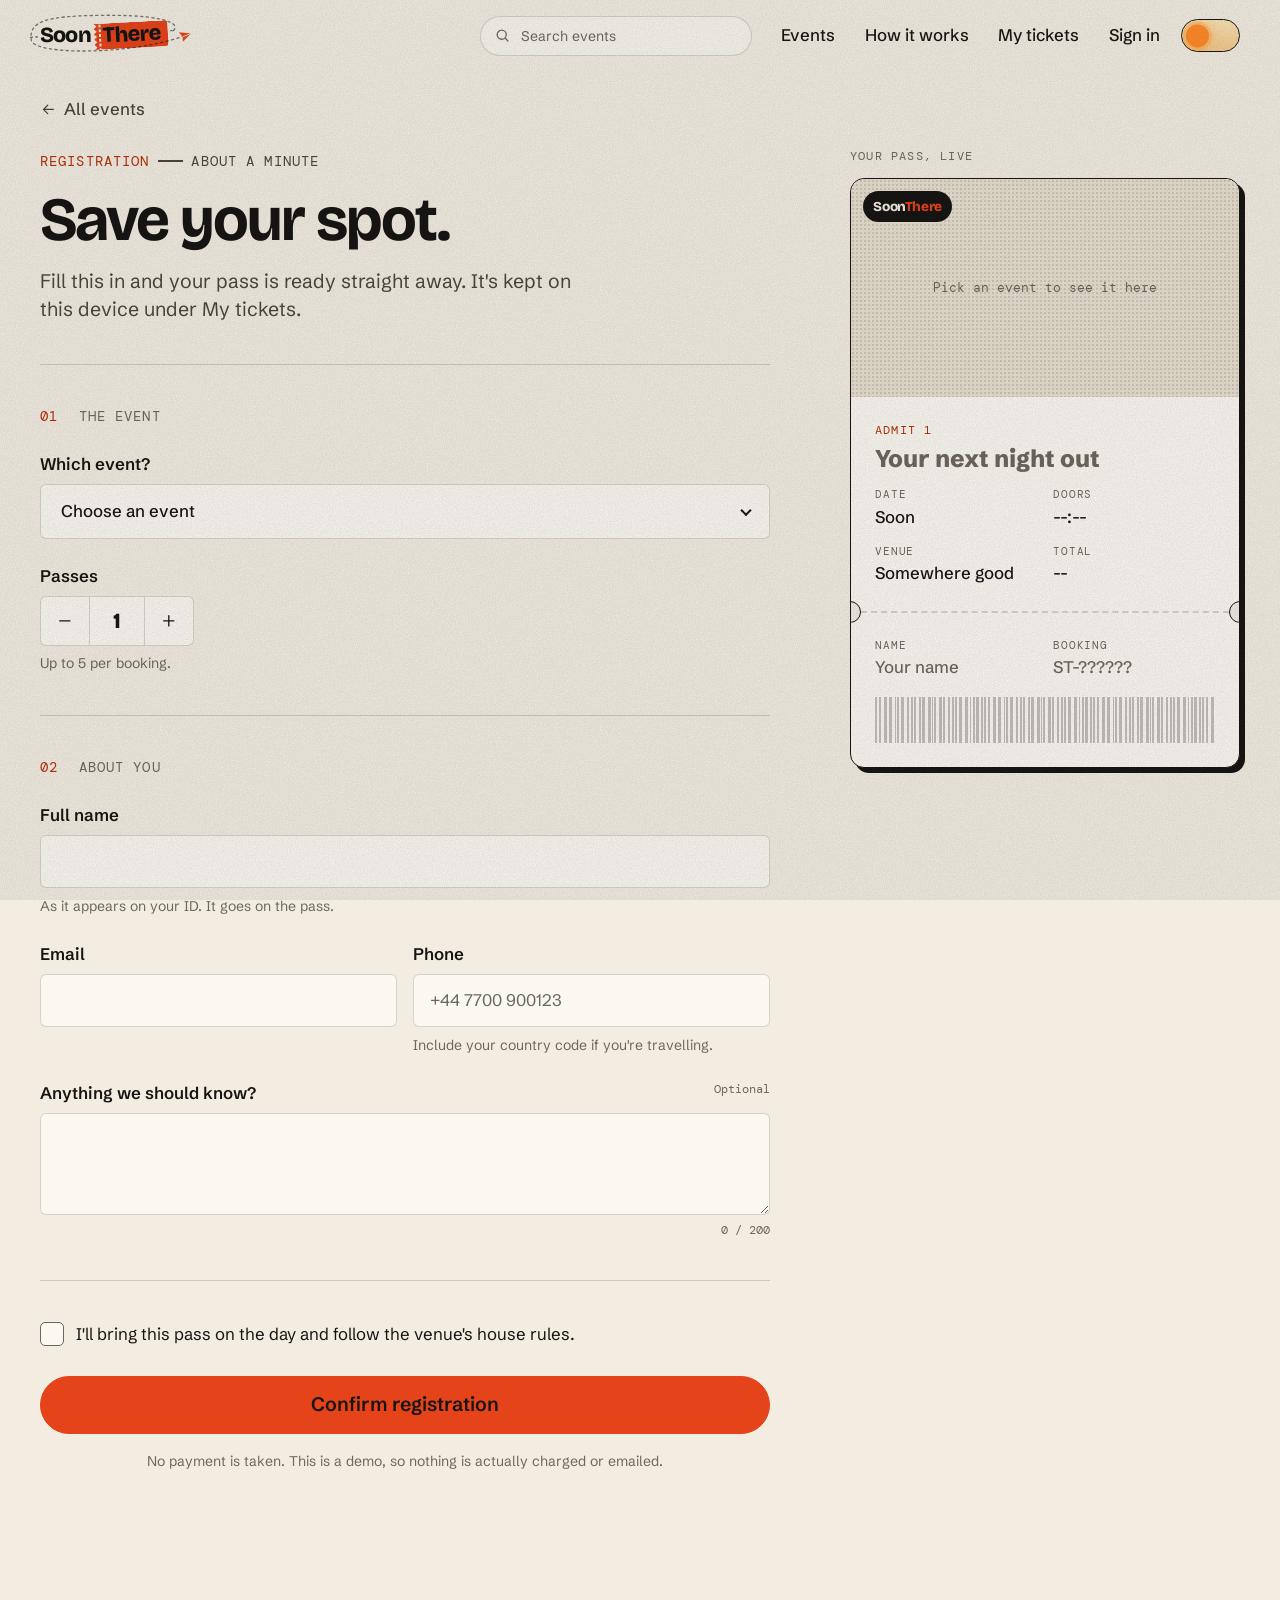
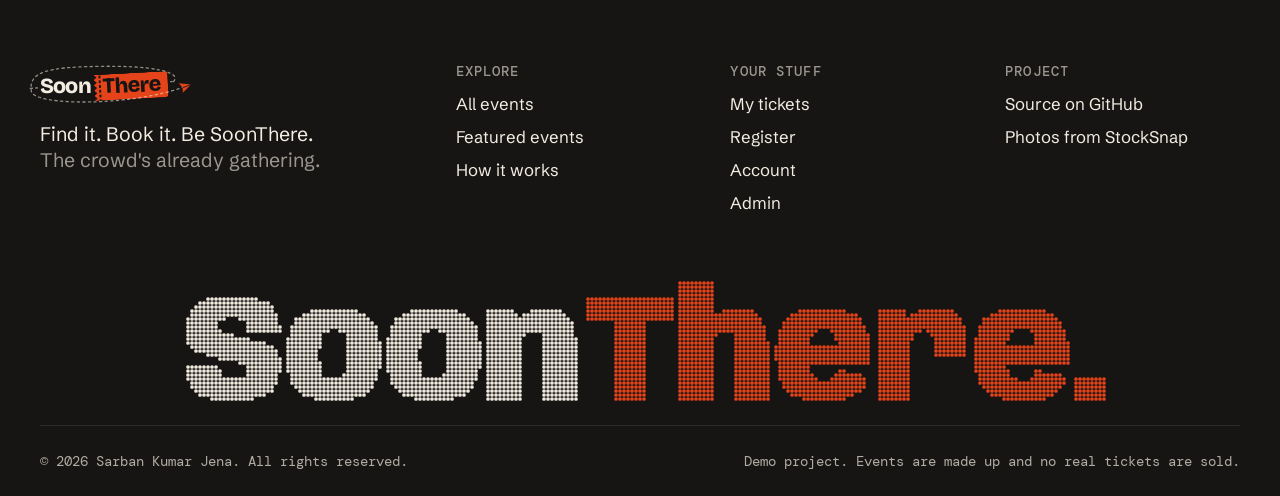
<file: register.html>
<!doctype html>
<html lang="en">
<head>
  <meta charset="utf-8">
  <meta name="viewport" content="width=device-width, initial-scale=1">
  <style>@view-transition { navigation: auto; }</style>
  <title>Register | SoonThere</title>
  <meta name="description" content="Grab a pass for any event on SoonThere. It takes about a minute.">
  <meta name="theme-color" content="#f2ece1">
  <meta property="og:type" content="website">
  <meta property="og:title" content="Register | SoonThere">
  <meta property="og:description" content="Grab a pass for any event on SoonThere. It takes about a minute.">
  <meta property="og:image" content="https://soonthere.vercel.app/assets/images/og-cover.jpg">
  <meta name="twitter:card" content="summary_large_image">
  <link rel="icon" href="assets/favicon.svg" type="image/svg+xml">
  <link rel="preconnect" href="https://fonts.googleapis.com">
  <link rel="preconnect" href="https://fonts.gstatic.com" crossorigin>
  <link rel="stylesheet" href="https://fonts.googleapis.com/css2?family=Anybody:wdth,wght@50..150,500..900&family=Bricolage+Grotesque:opsz,wght@12..96,400..800&family=DM+Mono:wght@400;500&family=Schibsted+Grotesk:wght@400..700&display=swap">
  <script>
    (function () {
      var t;
      try { t = JSON.parse(localStorage.getItem("soonthere:theme")); } catch (e) {}
      document.documentElement.dataset.theme = t || (matchMedia("(prefers-color-scheme: dark)").matches ? "dark" : "light");
    })();
  </script>
  <link rel="stylesheet" href="css/base.css">
  <link rel="stylesheet" href="css/layout.css">
  <link rel="stylesheet" href="css/components.css">
  <link rel="stylesheet" href="css/pages.css">
  <script type="module" src="js/pages/register.js"></script>
  <link rel="modulepreload" href="js/lib/dom.js">
  <link rel="modulepreload" href="js/lib/storage.js">
  <link rel="modulepreload" href="js/lib/auth.js">
  <link rel="modulepreload" href="js/data/events.js">
  <link rel="modulepreload" href="js/lib/catalog.js">
  <link rel="modulepreload" href="js/lib/format.js">
  <link rel="modulepreload" href="js/lib/search.js">
  <link rel="modulepreload" href="js/components/header-search.js">
  <link rel="modulepreload" href="js/components/crowd.js">
  <link rel="modulepreload" href="js/app.js">
  <link rel="modulepreload" href="js/lib/icons.js">
  <link rel="modulepreload" href="js/lib/validate.js">
  <link rel="modulepreload" href="js/lib/calendar.js">
  <link rel="modulepreload" href="js/components/pass.js">
  <link rel="modulepreload" href="js/components/assemble.js">
</head>
<body class="page-register">
  <a class="skip-link" href="#main">Skip to content</a>

  <header class="site-header">
    <div class="container">
      <a class="logo" href="index.html" aria-label="SoonThere home"><span class="logo__word" aria-hidden="true">Soon<span class="logo__ticket">There</span></span><svg class="logo__trail" aria-hidden="true"></svg><svg class="logo__plane" viewBox="0 0 20 20" aria-hidden="true"><path class="logo__wing" d="M1 7.5 19 1 13 18 9.5 11Z"/><path class="logo__fold" d="M9.5 11 19 1"/></svg></a>
      <form class="header-search" action="index.html" role="search" aria-label="Search the site">
        <label class="visually-hidden" for="header-q">Search events</label>
        <svg width="20" height="20" viewBox="0 0 24 24" fill="none" stroke="currentColor" stroke-width="1.8" stroke-linecap="round" aria-hidden="true"><circle cx="11" cy="11" r="6.5"/><path d="m20 20-4.2-4.2"/></svg>
        <input type="search" id="header-q" name="q" placeholder="Search events" autocomplete="off" enterkeyhint="search" role="combobox" aria-autocomplete="list" aria-expanded="false" aria-controls="header-results">
        <button class="header-search__close" type="button" aria-label="Close search"><svg width="20" height="20" viewBox="0 0 24 24" fill="none" stroke="currentColor" stroke-width="1.8" stroke-linecap="round" aria-hidden="true"><path d="M6 6l12 12M18 6 6 18"/></svg></button>
        <div class="header-search__results" id="header-results" role="listbox" aria-label="Matching events" hidden></div>
      </form>
      <nav class="nav" aria-label="Main">
        <div class="nav-links" id="nav-links">
          <a href="index.html#lineup">Events</a>
          <a href="index.html#how">How it works</a>
          <a href="tickets.html">My tickets <span class="ticket-count"></span></a>
          <a href="admin.html" data-admin-link hidden>Admin</a>
          <a href="account.html" class="nav-account" data-account-link>Sign in</a>
        </div>
        <button class="icon-btn search-toggle" type="button" aria-label="Search events" aria-expanded="false" aria-controls="header-q">
          <svg width="20" height="20" viewBox="0 0 24 24" fill="none" stroke="currentColor" stroke-width="1.8" stroke-linecap="round" aria-hidden="true"><circle cx="11" cy="11" r="6.5"/><path d="m20 20-4.2-4.2"/></svg>
        </button>
        <button class="theme-toggle" type="button" aria-label="Switch to dark mode" aria-pressed="false">
          <span class="theme-toggle__track" aria-hidden="true"><span class="theme-toggle__knob"></span></span>
        </button>
        <button class="icon-btn menu-toggle" type="button" aria-label="Open menu" aria-expanded="false" aria-controls="nav-links">
          <svg width="20" height="20" viewBox="0 0 24 24" fill="none" stroke="currentColor" stroke-width="1.8" stroke-linecap="round" aria-hidden="true">
            <path class="bar bar-1" d="M4 8h16"/><path class="bar bar-2" d="M4 16h16"/>
          </svg>
        </button>
      </nav>
    </div>
  </header>

  <main id="main" class="register-page">
    <div class="container">
      <a class="link-arrow back-link" href="index.html#lineup" id="back-link"><svg viewBox="0 0 24 24" fill="none" stroke="currentColor" stroke-width="1.8" stroke-linecap="round" stroke-linejoin="round" aria-hidden="true"><path d="M19 12H5M11 18l-6-6 6-6"/></svg> <span>All events</span></a>

      <div class="register" id="register">
        <div class="register__form">
          <header class="register__head">
            <p class="eyebrow"><span>Registration</span><span>About a minute</span></p>
            <h1>Save your spot.</h1>
            <p>Fill this in and your pass is ready straight away. It's kept on this device under My tickets.</p>
            <p class="register__signed-in" id="signed-in" hidden></p>
          </header>

          <form id="register-form" novalidate>
            <fieldset class="form-section">
              <legend><span>01</span> The event</legend>
              <div class="field">
                <label for="event">Which event?</label>
                <div class="select-field select-field--large">
                  <select id="event" name="event" required aria-describedby="event-error event-notice"></select>
                </div>
                <p class="field__error" id="event-error"></p>
                <p class="field__notice" id="event-notice" hidden></p>
              </div>
              <div class="field field--passes">
                <label for="passes">Passes</label>
                <div class="stepper">
                  <button type="button" class="stepper__btn" data-step="-1" aria-label="One fewer pass"><svg viewBox="0 0 24 24" fill="none" stroke="currentColor" stroke-width="1.8" stroke-linecap="round" aria-hidden="true"><path d="M5 12h14"/></svg></button>
                  <input id="passes" name="passes" type="number" inputmode="numeric" min="1" max="5" value="1" required aria-describedby="passes-hint passes-error">
                  <button type="button" class="stepper__btn" data-step="1" aria-label="One more pass"><svg viewBox="0 0 24 24" fill="none" stroke="currentColor" stroke-width="1.8" stroke-linecap="round" aria-hidden="true"><path d="M12 5v14M5 12h14"/></svg></button>
                </div>
                <p class="field__hint" id="passes-hint">Up to 5 per booking.</p>
                <p class="field__error" id="passes-error"></p>
              </div>
            </fieldset>

            <fieldset class="form-section">
              <legend><span>02</span> About you</legend>
              <div class="field">
                <label for="name">Full name</label>
                <input id="name" name="name" type="text" autocomplete="name" required maxlength="60" aria-describedby="name-hint name-error">
                <p class="field__hint" id="name-hint">As it appears on your ID. It goes on the pass.</p>
                <p class="field__error" id="name-error"></p>
              </div>
              <div class="field-row">
                <div class="field">
                  <label for="email">Email</label>
                  <input id="email" name="email" type="email" autocomplete="email" inputmode="email" required aria-describedby="email-error">
                  <p class="field__error" id="email-error"></p>
                </div>
                <div class="field">
                  <label for="phone">Phone</label>
                  <input id="phone" name="phone" type="tel" autocomplete="tel" inputmode="tel" placeholder="+44 7700 900123" required aria-describedby="phone-hint phone-error">
                  <p class="field__hint" id="phone-hint">Include your country code if you're travelling.</p>
                  <p class="field__error" id="phone-error"></p>
                </div>
              </div>
              <div class="field">
                <label for="note">Anything we should know? <span class="field__optional">Optional</span></label>
                <textarea id="note" name="note" rows="3" maxlength="200" aria-describedby="note-count"></textarea>
                <p class="field__hint field__count" id="note-count">0 / 200</p>
              </div>
            </fieldset>

            <div class="form-end">
              <label class="check">
                <input type="checkbox" id="terms" name="terms" required aria-describedby="terms-error">
                <span class="check__box" aria-hidden="true"><svg viewBox="0 0 24 24" fill="none" stroke="currentColor" stroke-width="2.4" stroke-linecap="round" stroke-linejoin="round"><path d="m5 12.5 4.5 4.5L19 7.5"/></svg></span>
                <span>I'll bring this pass on the day and follow the venue's house rules.</span>
              </label>
              <p class="field__error" id="terms-error"></p>

              <button class="btn btn-accent btn-block register__submit" type="submit" id="submit">
                <span class="register__submit-label">Confirm registration</span>
                <span class="register__submit-busy" aria-hidden="true"><i class="spinner"></i> Getting you SoonThere…</span>
              </button>
              <p class="form-end__small">No payment is taken. This is a demo, so nothing is actually charged or emailed.</p>
            </div>
          </form>
        </div>

        <aside class="register__preview" aria-label="Your pass">
          <p class="register__preview-label mono">Your pass, live</p>
          <div id="pass-preview"></div>
        </aside>
      </div>

      <section class="confirm" id="confirm" hidden tabindex="-1" aria-labelledby="confirm-title"></section>
    </div>
  </main>

  <footer class="site-footer">
    <div class="container">
      <div class="footer-grid">
        <div>
          <a class="logo" href="index.html" aria-label="SoonThere home"><span class="logo__word" aria-hidden="true">Soon<span class="logo__ticket">There</span></span><svg class="logo__trail" aria-hidden="true"></svg><svg class="logo__plane" viewBox="0 0 20 20" aria-hidden="true"><path class="logo__wing" d="M1 7.5 19 1 13 18 9.5 11Z"/><path class="logo__fold" d="M9.5 11 19 1"/></svg></a>
          <p class="footer-tagline">Find it. Book it. Be SoonThere. <span>The crowd's already gathering.</span></p>
        </div>
        <div>
          <h2>Explore</h2>
          <ul role="list">
            <li><a href="index.html#lineup">All events</a></li>
            <li><a href="index.html#featured">Featured events</a></li>
            <li><a href="index.html#how">How it works</a></li>
          </ul>
        </div>
        <div>
          <h2>Your stuff</h2>
          <ul role="list">
            <li><a href="tickets.html">My tickets</a></li>
            <li><a href="register.html">Register</a></li>
            <li><a href="account.html">Account</a></li>
            <li><a href="admin.html">Admin</a></li>
          </ul>
        </div>
        <div>
          <h2>Project</h2>
          <ul role="list">
            <li><a href="https://github.com/sarbankumarjena/soonthere">Source on GitHub</a></li>
            <li><a href="https://stocksnap.io">Photos from StockSnap</a></li>
          </ul>
        </div>
      </div>
      <p class="footer-big">Soon<span class="is-accent">There.</span></p>
      <div class="footer-bottom">
        <span>© <span data-year>2026</span> Sarban Kumar Jena. All rights reserved.</span>
        <span>Demo project. Events are made up and no real tickets are sold.</span>
      </div>
    </div>
  </footer>
</body>
</html>
</file>
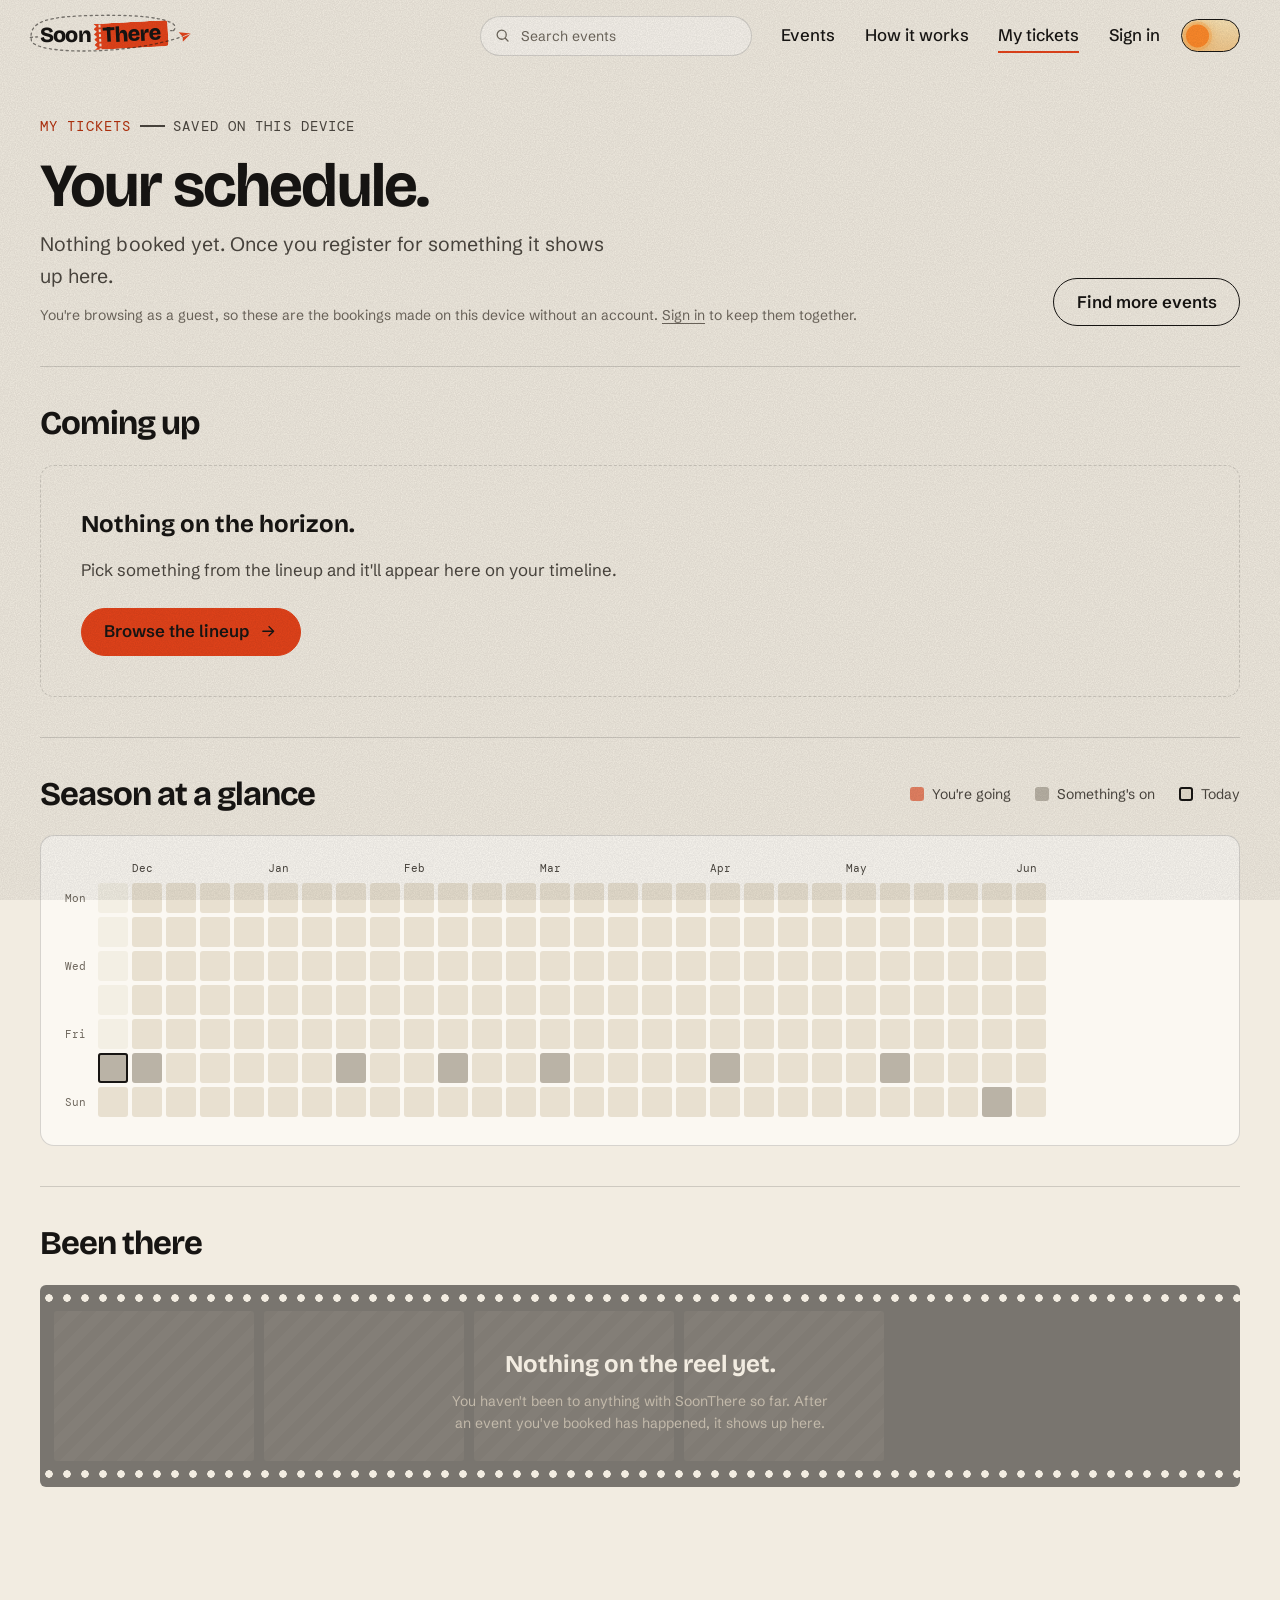
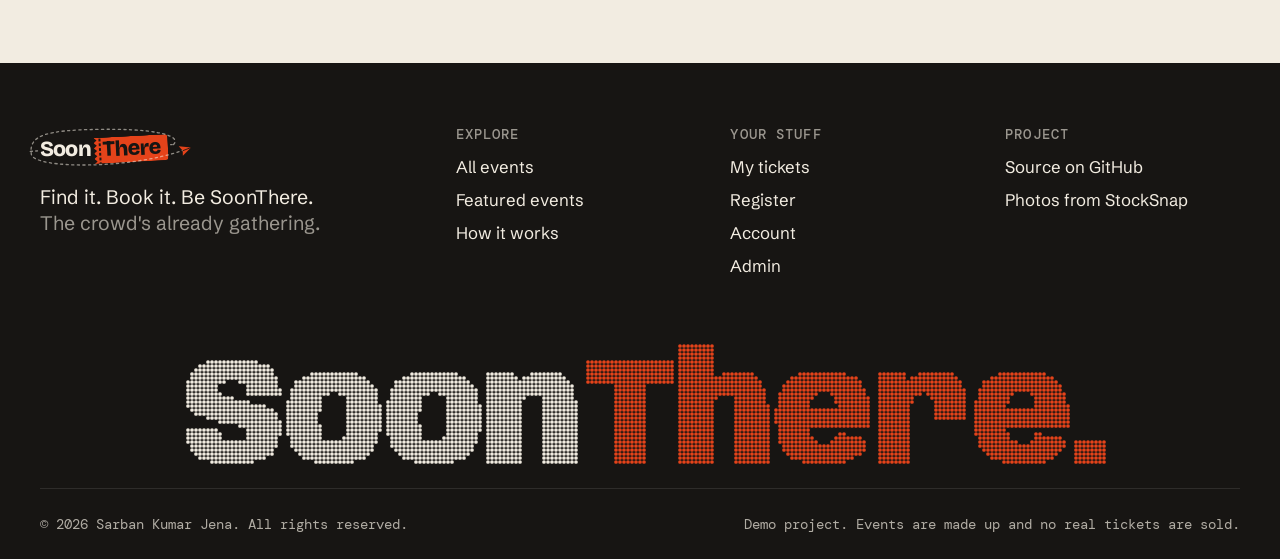
<file: tickets.html>
<!doctype html>
<html lang="en">
<head>
  <meta charset="utf-8">
  <meta name="viewport" content="width=device-width, initial-scale=1">
  <style>@view-transition { navigation: auto; }</style>
  <title>My tickets | SoonThere</title>
  <meta name="description" content="Your SoonThere bookings: a schedule of what's coming up, passes to show at the door, and the option to cancel.">
  <meta name="theme-color" content="#f2ece1">
  <meta property="og:type" content="website">
  <meta property="og:title" content="My tickets | SoonThere">
  <meta property="og:description" content="Your SoonThere bookings: a schedule of what's coming up, passes to show at the door, and the option to cancel.">
  <meta property="og:image" content="https://soonthere.vercel.app/assets/images/og-cover.jpg">
  <meta name="twitter:card" content="summary_large_image">
  <link rel="icon" href="assets/favicon.svg" type="image/svg+xml">
  <link rel="preconnect" href="https://fonts.googleapis.com">
  <link rel="preconnect" href="https://fonts.gstatic.com" crossorigin>
  <link rel="stylesheet" href="https://fonts.googleapis.com/css2?family=Anybody:wdth,wght@50..150,500..900&family=Bricolage+Grotesque:opsz,wght@12..96,400..800&family=DM+Mono:wght@400;500&family=Schibsted+Grotesk:wght@400..700&display=swap">
  <script>
    (function () {
      var t;
      try { t = JSON.parse(localStorage.getItem("soonthere:theme")); } catch (e) {}
      document.documentElement.dataset.theme = t || (matchMedia("(prefers-color-scheme: dark)").matches ? "dark" : "light");
    })();
  </script>
  <link rel="stylesheet" href="css/base.css">
  <link rel="stylesheet" href="css/layout.css">
  <link rel="stylesheet" href="css/components.css">
  <link rel="stylesheet" href="css/pages.css">
  <script type="module" src="js/pages/tickets.js"></script>
  <link rel="modulepreload" href="js/lib/dom.js">
  <link rel="modulepreload" href="js/lib/storage.js">
  <link rel="modulepreload" href="js/lib/auth.js">
  <link rel="modulepreload" href="js/data/events.js">
  <link rel="modulepreload" href="js/lib/catalog.js">
  <link rel="modulepreload" href="js/lib/format.js">
  <link rel="modulepreload" href="js/lib/search.js">
  <link rel="modulepreload" href="js/components/header-search.js">
  <link rel="modulepreload" href="js/components/crowd.js">
  <link rel="modulepreload" href="js/app.js">
  <link rel="modulepreload" href="js/lib/icons.js">
  <link rel="modulepreload" href="js/lib/calendar.js">
  <link rel="modulepreload" href="js/components/pass.js">
</head>
<body class="page-tickets">
  <a class="skip-link" href="#main">Skip to content</a>

  <header class="site-header">
    <div class="container">
      <a class="logo" href="index.html" aria-label="SoonThere home"><span class="logo__word" aria-hidden="true">Soon<span class="logo__ticket">There</span></span><svg class="logo__trail" aria-hidden="true"></svg><svg class="logo__plane" viewBox="0 0 20 20" aria-hidden="true"><path class="logo__wing" d="M1 7.5 19 1 13 18 9.5 11Z"/><path class="logo__fold" d="M9.5 11 19 1"/></svg></a>
      <form class="header-search" action="index.html" role="search" aria-label="Search the site">
        <label class="visually-hidden" for="header-q">Search events</label>
        <svg width="20" height="20" viewBox="0 0 24 24" fill="none" stroke="currentColor" stroke-width="1.8" stroke-linecap="round" aria-hidden="true"><circle cx="11" cy="11" r="6.5"/><path d="m20 20-4.2-4.2"/></svg>
        <input type="search" id="header-q" name="q" placeholder="Search events" autocomplete="off" enterkeyhint="search" role="combobox" aria-autocomplete="list" aria-expanded="false" aria-controls="header-results">
        <button class="header-search__close" type="button" aria-label="Close search"><svg width="20" height="20" viewBox="0 0 24 24" fill="none" stroke="currentColor" stroke-width="1.8" stroke-linecap="round" aria-hidden="true"><path d="M6 6l12 12M18 6 6 18"/></svg></button>
        <div class="header-search__results" id="header-results" role="listbox" aria-label="Matching events" hidden></div>
      </form>
      <nav class="nav" aria-label="Main">
        <div class="nav-links" id="nav-links">
          <a href="index.html#lineup">Events</a>
          <a href="index.html#how">How it works</a>
          <a href="tickets.html" aria-current="page">My tickets <span class="ticket-count"></span></a>
          <a href="admin.html" data-admin-link hidden>Admin</a>
          <a href="account.html" class="nav-account" data-account-link>Sign in</a>
        </div>
        <button class="icon-btn search-toggle" type="button" aria-label="Search events" aria-expanded="false" aria-controls="header-q">
          <svg width="20" height="20" viewBox="0 0 24 24" fill="none" stroke="currentColor" stroke-width="1.8" stroke-linecap="round" aria-hidden="true"><circle cx="11" cy="11" r="6.5"/><path d="m20 20-4.2-4.2"/></svg>
        </button>
        <button class="theme-toggle" type="button" aria-label="Switch to dark mode" aria-pressed="false">
          <span class="theme-toggle__track" aria-hidden="true"><span class="theme-toggle__knob"></span></span>
        </button>
        <button class="icon-btn menu-toggle" type="button" aria-label="Open menu" aria-expanded="false" aria-controls="nav-links">
          <svg width="20" height="20" viewBox="0 0 24 24" fill="none" stroke="currentColor" stroke-width="1.8" stroke-linecap="round" aria-hidden="true">
            <path class="bar bar-1" d="M4 8h16"/><path class="bar bar-2" d="M4 16h16"/>
          </svg>
        </button>
      </nav>
    </div>
  </header>

  <main id="main" class="tickets-page">
    <div class="container">
      <header class="tickets-head">
        <div>
          <p class="eyebrow"><span>My tickets</span><span>Saved on this device</span></p>
          <h1>Your schedule.</h1>
          <p class="tickets-head__summary" id="summary"></p>
          <p class="tickets-head__who" id="who"></p>
        </div>
        <a class="btn btn-ghost" href="index.html#lineup">Find more events</a>
      </header>

      <div id="tickets-root"></div>
    </div>

    <dialog class="pass-dialog" id="pass-dialog" aria-labelledby="dialog-title">
      <div class="pass-dialog__inner">
        <button class="icon-btn pass-dialog__close" type="button" data-close aria-label="Close">
          <svg viewBox="0 0 24 24" fill="none" stroke="currentColor" stroke-width="1.8" stroke-linecap="round" aria-hidden="true"><path d="M6 6l12 12M18 6 6 18"/></svg>
        </button>
        <div id="dialog-body"></div>
      </div>
    </dialog>
  </main>

  <footer class="site-footer">
    <div class="container">
      <div class="footer-grid">
        <div>
          <a class="logo" href="index.html" aria-label="SoonThere home"><span class="logo__word" aria-hidden="true">Soon<span class="logo__ticket">There</span></span><svg class="logo__trail" aria-hidden="true"></svg><svg class="logo__plane" viewBox="0 0 20 20" aria-hidden="true"><path class="logo__wing" d="M1 7.5 19 1 13 18 9.5 11Z"/><path class="logo__fold" d="M9.5 11 19 1"/></svg></a>
          <p class="footer-tagline">Find it. Book it. Be SoonThere. <span>The crowd's already gathering.</span></p>
        </div>
        <div>
          <h2>Explore</h2>
          <ul role="list">
            <li><a href="index.html#lineup">All events</a></li>
            <li><a href="index.html#featured">Featured events</a></li>
            <li><a href="index.html#how">How it works</a></li>
          </ul>
        </div>
        <div>
          <h2>Your stuff</h2>
          <ul role="list">
            <li><a href="tickets.html">My tickets</a></li>
            <li><a href="register.html">Register</a></li>
            <li><a href="account.html">Account</a></li>
            <li><a href="admin.html">Admin</a></li>
          </ul>
        </div>
        <div>
          <h2>Project</h2>
          <ul role="list">
            <li><a href="https://github.com/sarbankumarjena/soonthere">Source on GitHub</a></li>
            <li><a href="https://stocksnap.io">Photos from StockSnap</a></li>
          </ul>
        </div>
      </div>
      <p class="footer-big">Soon<span class="is-accent">There.</span></p>
      <div class="footer-bottom">
        <span>© <span data-year>2026</span> Sarban Kumar Jena. All rights reserved.</span>
        <span>Demo project. Events are made up and no real tickets are sold.</span>
      </div>
    </div>
  </footer>
</body>
</html>
</file>
<file: css/base.css>
:root {
  --paper: #f2ece1;
  --paper-2: #e8e0d0;
  --card: #fbf8f2;
  --ink: #171513;
  --ink-2: #4b463f;
  --ink-3: #6e675d;
  --line: rgb(23 21 19 / 0.16);
  --line-strong: #171513;
  --accent: #e5431a;
  --accent-text: #b4300c;
  --on-accent: #171513;
  --accent-deep: #c23812;
  --on-accent-deep: #fff7ee;
  --success: #1f7a4d;
  --danger: #b42318;
  --grain-opacity: 0.09;
  --grain-blend: multiply;

  --cat-music: #e5431a;
  --cat-tech: #2f49d1;
  --cat-food: #e3a019;
  --cat-arts: #d23f86;
  --cat-comedy: #1f8a5b;
  --cat-wellness: #0e8a8c;

  --font-display: "Bricolage Grotesque", system-ui, sans-serif;
  --font-poster: "Anybody", "Arial Narrow", sans-serif;
  --font-body: "Schibsted Grotesk", system-ui, sans-serif;
  --font-mono: "DM Mono", ui-monospace, monospace;

  --step--1: clamp(0.82rem, 0.8rem + 0.1vw, 0.875rem);
  --step-0: clamp(0.98rem, 0.95rem + 0.15vw, 1.05rem);
  --step-1: clamp(1.08rem, 1.02rem + 0.25vw, 1.22rem);
  --step-2: clamp(1.25rem, 1.15rem + 0.45vw, 1.55rem);
  --step-3: clamp(1.55rem, 1.35rem + 0.9vw, 2.1rem);
  --step-4: clamp(1.9rem, 1.55rem + 1.6vw, 2.9rem);
  --step-5: clamp(2.3rem, 1.75rem + 2.6vw, 3.9rem);

  --space-2xs: 0.25rem;
  --space-xs: 0.5rem;
  --space-s: 0.75rem;
  --space-m: 1rem;
  --space-l: 1.5rem;
  --space-xl: 2.5rem;
  --space-2xl: 4rem;
  --space-3xl: clamp(4.5rem, 3rem + 6vw, 8rem);

  --radius: 6px;
  --radius-l: 14px;
  --border: 1.5px solid var(--line-strong);
  --shadow-hard: 5px 5px 0 var(--ink);
  --ease-out: cubic-bezier(0.22, 1, 0.36, 1);
  --ease-spring: cubic-bezier(0.34, 1.56, 0.64, 1);
  --container: 1240px;
  --gutter: clamp(1rem, 0.5rem + 2.5vw, 2.5rem);
  --header-h: 72px;

  color-scheme: light;
}

:root[data-theme="dark"] {
  --paper: #13110f;
  --paper-2: #0c0b0a;
  --card: #1c1916;
  --ink: #f1eadd;
  --ink-2: #c3baab;
  --ink-3: #978e81;
  --line: rgb(241 234 221 / 0.14);
  --line-strong: #f1eadd;
  --accent: #ff5a2c;
  --accent-text: #ff7d57;
  --on-accent: #13110f;
  --accent-deep: #ff7a4f;
  --on-accent-deep: #13110f;
  --success: #4cc38a;
  --danger: #ff6b5e;
  --grain-opacity: 0.06;
  --grain-blend: screen;

  --cat-music: #ff5a2c;
  --cat-tech: #6d84ff;
  --cat-food: #f2b53a;
  --cat-arts: #f064a8;
  --cat-comedy: #3fbf83;
  --cat-wellness: #2fc2c4;

  color-scheme: dark;
}

*,
*::before,
*::after {
  box-sizing: border-box;
}

* {
  margin: 0;
}

html {
  -webkit-text-size-adjust: 100%;
  text-size-adjust: 100%;
  scroll-padding-top: calc(var(--header-h) + 1rem);
}

@media (prefers-reduced-motion: no-preference) {
  html {
    scroll-behavior: smooth;
  }
}

body {
  min-height: 100vh;
  min-height: 100dvh;
  display: flex;
  flex-direction: column;
  background: var(--paper);
  color: var(--ink);
  font-family: var(--font-body);
  font-size: var(--step-0);
  line-height: 1.6;
  -webkit-font-smoothing: antialiased;
  overflow-x: clip;
  transition: background-color 0.4s ease, color 0.4s ease;
}

/* paper grain over everything */
body::after {
  content: "";
  position: fixed;
  inset: 0;
  z-index: 1000;
  pointer-events: none;
  opacity: var(--grain-opacity);
  mix-blend-mode: var(--grain-blend);
  background-image: url("data:image/svg+xml,%3Csvg xmlns='http://www.w3.org/2000/svg' width='220' height='220'%3E%3Cfilter id='n'%3E%3CfeTurbulence type='fractalNoise' baseFrequency='0.85' numOctaves='3' stitchTiles='stitch'/%3E%3CfeColorMatrix values='0 0 0 0 0 0 0 0 0 0 0 0 0 0 0 0 0 0 1.4 0'/%3E%3C/filter%3E%3Crect width='100%25' height='100%25' filter='url(%23n)'/%3E%3C/svg%3E");
}

main {
  flex: 1;
}

img,
svg,
video {
  display: block;
  max-width: 100%;
}

img {
  height: auto;
}

input,
button,
textarea,
select {
  font: inherit;
  color: inherit;
}

button {
  cursor: pointer;
}

a {
  color: inherit;
  text-decoration-thickness: 1px;
  text-underline-offset: 0.2em;
}

h1,
h2,
h3,
h4 {
  font-family: var(--font-display);
  font-weight: 700;
  line-height: 1.02;
  letter-spacing: -0.03em;
  text-wrap: balance;
}

p {
  text-wrap: pretty;
}

ul[role="list"],
ol[role="list"] {
  list-style: none;
  padding: 0;
}

::selection {
  background: var(--accent);
  color: var(--on-accent);
}

:focus-visible {
  outline: 2.5px solid var(--accent);
  outline-offset: 3px;
  border-radius: 2px;
}

/* components set display on lots of things, so make sure hidden always wins */
[hidden] {
  display: none !important;
}

.visually-hidden {
  position: absolute !important;
  width: 1px;
  height: 1px;
  padding: 0;
  margin: -1px;
  overflow: hidden;
  clip: rect(0 0 0 0);
  white-space: nowrap;
  border: 0;
}

.skip-link {
  position: fixed;
  top: 0.75rem;
  left: 0.75rem;
  z-index: 1100;
  padding: 0.6rem 1rem;
  background: var(--ink);
  color: var(--paper);
  font-weight: 600;
  border-radius: var(--radius);
  transform: translateY(-160%);
  transition: transform 0.2s var(--ease-out);
}

.skip-link:focus {
  transform: none;
}

.mono {
  font-family: var(--font-mono);
  font-size: 0.86em;
  letter-spacing: 0.02em;
}

.eyebrow {
  display: inline-flex;
  align-items: center;
  gap: 0.6em;
  font-family: var(--font-mono);
  font-size: var(--step--1);
  text-transform: uppercase;
  letter-spacing: 0.08em;
  color: var(--ink-2);
}

.eyebrow::before {
  content: "";
  width: 1.8em;
  height: 1.5px;
  background: currentColor;
}

/* two-part eyebrows: the first part sits in front of the rule */
.eyebrow > :first-child:not(:only-child) {
  order: -1;
  color: var(--accent-text);
}

@media (prefers-reduced-motion: reduce) {
  *,
  *::before,
  *::after {
    animation-duration: 0.01ms !important;
    animation-iteration-count: 1 !important;
    transition-duration: 0.01ms !important;
    scroll-behavior: auto !important;
  }
}

.theme-switching::view-transition-old(root),
.theme-switching::view-transition-new(root) {
  animation: none;
  mix-blend-mode: normal;
}
</file>
<file: css/layout.css>
.container {
  width: min(100% - 2 * var(--gutter), var(--container));
  margin-inline: auto;
}

.section {
  padding-block: clamp(3rem, 2rem + 3.5vw, 5.5rem);
}

.section-head {
  display: flex;
  flex-wrap: wrap;
  align-items: end;
  justify-content: space-between;
  gap: var(--space-l);
  margin-bottom: var(--space-xl);
}

.section-head h2 {
  font-size: var(--step-4);
  margin-top: var(--space-s);
}

.section-head p {
  max-width: 34ch;
  color: var(--ink-2);
}

/* header */

.site-header {
  position: sticky;
  top: 0;
  z-index: 50;
  height: var(--header-h);
  border-bottom: 1px solid transparent;
  transition: border-color 0.3s ease;
}

/* the blur lives on a layer behind the header: backdrop-filter on the header itself
   would trap the fixed mobile menu inside the 72px bar */
.site-header::before {
  content: "";
  position: absolute;
  inset: 0;
  z-index: -1;
  background: color-mix(in srgb, var(--paper) 88%, transparent);
  backdrop-filter: blur(10px);
  -webkit-backdrop-filter: blur(10px);
  transition: background-color 0.4s ease;
}

body.menu-open .site-header::before {
  background: var(--paper);
}

.site-header.is-scrolled {
  border-bottom-color: var(--line);
}

.site-header .container {
  height: 100%;
  display: flex;
  align-items: center;
  justify-content: space-between;
  gap: var(--space-m);
}

.logo {
  position: relative;
  display: inline-flex;
  align-items: center;
  margin-left: -0.6em;
  padding: 0.42em 1.05em 0.42em 0.6em;
  font-family: var(--font-display);
  font-size: 1.35rem;
  font-weight: 800;
  line-height: 1;
  letter-spacing: -0.035em;
  text-decoration: none;
}

.logo__word {
  position: relative;
  z-index: 1;
  display: inline-flex;
  align-items: center;
}

/* "There" is printed on a ticket stub torn off along its left edge */
.logo__ticket {
  margin-left: 0.14em;
  padding: 0.1em 0.32em 0.12em 0.42em;
  background:
    radial-gradient(circle, var(--paper) 0 0.05em, transparent 0.06em) 0.24em 0 / 0.1em 0.22em repeat-y,
    var(--accent);
  color: #171513;
  border-radius: 0 0.16em 0.16em 0;
  clip-path: polygon(100% 0, 100% 100%, 0 100%, 0.14em 90%, 0 80%, 0.14em 70%, 0 60%, 0.14em 50%, 0 40%, 0.14em 30%, 0 20%, 0.14em 10%, 0 0);
  rotate: -3deg;
  transition: rotate 0.4s var(--ease-spring);
}

.logo:hover .logo__ticket {
  rotate: 2deg;
}

/* the flight path: slips behind the name, loops over the top, sweeps out underneath */
.logo__trail {
  position: absolute;
  inset: 0;
  z-index: 2;
  width: 100%;
  height: 100%;
  overflow: visible;
  pointer-events: none;
}

.logo__trail path {
  fill: none;
  stroke: currentColor;
  stroke-width: 1.3;
  stroke-dasharray: 2.2 3.4;
  stroke-linecap: round;
  opacity: 0.55;
}

.logo__trail .logo__reveal {
  stroke: #fff;
  stroke-width: 8;
  stroke-dasharray: none;
  opacity: 1;
}

.logo__plane {
  position: absolute;
  top: 0;
  left: 0;
  z-index: 3;
  width: 0.6em;
  height: 0.6em;
  overflow: visible;
  offset-path: var(--flight, none);
  offset-distance: 100%;
  offset-rotate: auto 45deg;
  opacity: 0;
  pointer-events: none;
}

.logo.is-ready .logo__plane {
  opacity: 1;
}

.logo__wing {
  fill: var(--accent);
}

.logo__fold {
  fill: none;
  stroke: var(--paper);
  stroke-width: 1.2;
  stroke-linejoin: round;
}

.site-footer .logo__fold,
.site-footer .logo__ticket {
  --paper: var(--ink);
}

.nav {
  display: flex;
  align-items: center;
  gap: var(--space-xs);
}

.nav-links {
  display: flex;
  align-items: center;
  gap: var(--space-2xs);
}

.nav-links a {
  position: relative;
  display: inline-flex;
  white-space: nowrap;
  align-items: center;
  gap: 0.45em;
  padding: 0.5rem 0.8rem;
  font-weight: 500;
  text-decoration: none;
  border-radius: 999px;
  transition: background-color 0.2s ease;
}

.nav-links a:hover {
  background: color-mix(in srgb, var(--ink) 9%, transparent);
}

.nav-links a[aria-current="page"]::after {
  content: "";
  position: absolute;
  left: 0.8rem;
  right: 0.8rem;
  bottom: 0.25rem;
  height: 2px;
  background: var(--accent);
}

.nav-account {
  gap: 0.5rem;
}

.nav-account .avatar {
  width: 1.65rem;
  height: 1.65rem;
  display: inline-grid;
  place-items: center;
  border-radius: 50%;
  background: var(--ink);
  color: var(--paper);
  font-family: var(--font-display);
  font-size: 0.78rem;
  font-weight: 700;
}

.ticket-count {
  min-width: 1.45rem;
  height: 1.45rem;
  padding-inline: 0.35rem;
  display: inline-grid;
  place-items: center;
  font-family: var(--font-mono);
  font-size: 0.75rem;
  background: var(--accent);
  color: var(--on-accent);
  border-radius: 999px;
}

.ticket-count:empty,
.ticket-count[data-count="0"] {
  display: none;
}

.ticket-count.bump {
  animation: bump 0.5s var(--ease-spring);
}

@keyframes bump {
  40% {
    transform: scale(1.35);
  }
}

.icon-btn {
  width: 2.75rem;
  height: 2.75rem;
  display: inline-grid;
  place-items: center;
  border: var(--border);
  border-radius: 50%;
  background: transparent;
  transition: background-color 0.2s ease, transform 0.2s ease;
}

.icon-btn:hover {
  background: color-mix(in srgb, var(--ink) 9%, transparent);
}

.icon-btn:active {
  transform: scale(0.94);
}

.icon-btn svg {
  width: 1.2rem;
  height: 1.2rem;
}

/* day/night switch: the sun slides over and turns into a moon, stars come out */
.theme-toggle {
  flex: none;
  padding: 0;
  border: 0;
  border-radius: 999px;
  background: none;
  cursor: pointer;
}

.theme-toggle__track {
  position: relative;
  display: block;
  width: 3.7rem;
  height: 2.1rem;
  overflow: hidden;
  border: var(--border);
  border-radius: 999px;
  background: linear-gradient(180deg, #f9e3b4, #f4c98c);
  transition: background-color 0.5s ease;
}

/* stars, only visible at night */
.theme-toggle__track::before {
  content: "";
  position: absolute;
  inset: 0;
  background:
    radial-gradient(circle at 22% 30%, #fff 0 1px, transparent 1.6px),
    radial-gradient(circle at 40% 68%, #fff 0 0.8px, transparent 1.4px),
    radial-gradient(circle at 14% 72%, #fff 0 0.7px, transparent 1.3px),
    radial-gradient(circle at 34% 20%, #fff 0 0.6px, transparent 1.2px),
    linear-gradient(180deg, #1c2238, #2b3358);
  opacity: 0;
  transition: opacity 0.5s ease;
}

.theme-toggle__knob {
  position: absolute;
  top: 50%;
  left: 0.25rem;
  width: 1.45rem;
  height: 1.45rem;
  border-radius: 50%;
  background: #ff8a2a;
  box-shadow: 0 0 0 3px rgb(255 160 60 / 0.35), 0 0 12px 2px rgb(255 150 40 / 0.45);
  translate: 0 -50%;
  transition: translate 0.55s var(--ease-spring), background-color 0.4s ease, box-shadow 0.4s ease;
}

/* craters on the moon */
.theme-toggle__knob::before,
.theme-toggle__knob::after {
  content: "";
  position: absolute;
  border-radius: 50%;
  background: #d9c690;
  opacity: 0;
  transition: opacity 0.4s ease;
}

.theme-toggle__knob::before {
  top: 0.3rem;
  left: 0.35rem;
  width: 0.38rem;
  height: 0.38rem;
}

.theme-toggle__knob::after {
  bottom: 0.3rem;
  right: 0.32rem;
  width: 0.26rem;
  height: 0.26rem;
}

.theme-toggle:hover .theme-toggle__knob {
  translate: 0.12rem -50%;
}

[data-theme="dark"] .theme-toggle__track::before {
  opacity: 1;
}

[data-theme="dark"] .theme-toggle__knob {
  background: #f4e8c6;
  box-shadow: 0 0 10px 1px rgb(244 232 198 / 0.35);
  translate: 1.6rem -50%;
}

[data-theme="dark"] .theme-toggle:hover .theme-toggle__knob {
  translate: 1.48rem -50%;
}

[data-theme="dark"] .theme-toggle__knob::before,
[data-theme="dark"] .theme-toggle__knob::after {
  opacity: 1;
}

.theme-toggle:focus-visible {
  outline-offset: 4px;
}

.menu-toggle {
  display: none;
}

.menu-toggle .bar {
  transition: transform 0.35s var(--ease-out), opacity 0.2s ease;
  transform-origin: center;
}

.menu-toggle[aria-expanded="true"] .bar-1 {
  transform: translateY(4px) rotate(45deg);
}

.menu-toggle[aria-expanded="true"] .bar-2 {
  transform: translateY(-4px) rotate(-45deg);
}

@media (max-width: 760px) {
  .menu-toggle {
    display: inline-grid;
  }

  .nav-links {
    position: fixed;
    inset: var(--header-h) 0 0 0;
    flex-direction: column;
    align-items: stretch;
    gap: 0;
    padding: var(--space-xl) var(--gutter);
    background: var(--paper);
    visibility: hidden;
    clip-path: inset(0 0 100% 0);
    transition: clip-path 0.5s var(--ease-out), visibility 0s 0.5s;
  }

  .nav-links.is-open {
    visibility: visible;
    clip-path: inset(0 0 0 0);
    transition: clip-path 0.5s var(--ease-out);
  }

  .nav-links a {
    justify-content: space-between;
    padding: var(--space-m) 0;
    font-family: var(--font-display);
    font-size: var(--step-4);
    font-weight: 800;
    border-radius: 0;
    border-bottom: 1px solid var(--line);
    opacity: 0;
    transform: translateY(1.5rem);
    transition: opacity 0.4s ease, transform 0.5s var(--ease-out);
  }

  .nav-links a:hover {
    background: none;
  }

  .nav-links.is-open a {
    opacity: 1;
    transform: none;
  }

  .nav-links.is-open a:nth-child(2) {
    transition-delay: 0.06s;
  }

  .nav-links.is-open a:nth-child(3) {
    transition-delay: 0.12s;
  }

  .nav-links.is-open a:nth-child(4) {
    transition-delay: 0.18s;
  }

  .nav-links.is-open a:nth-child(5) {
    transition-delay: 0.24s;
  }

  .nav-links a[aria-current="page"]::after {
    display: none;
  }

  .nav-links a[aria-current="page"] {
    color: var(--accent-text);
  }

  .nav-links .ticket-count {
    font-size: 1rem;
    min-width: 2rem;
    height: 2rem;
  }
}

body.menu-open {
  overflow: hidden;
}

/* search in the header: a field on wide screens, a button that opens one over the bar on smaller ones */

.header-search {
  position: relative;
  flex: 0 1 17rem;
  min-width: 10rem;
  margin-left: auto;
  display: flex;
  align-items: center;
  transition: opacity 0.3s ease, translate 0.45s var(--ease-out), visibility 0s;
}

.header-search > svg {
  position: absolute;
  left: 0.85rem;
  width: 1.05rem;
  height: 1.05rem;
  color: var(--ink-3);
  pointer-events: none;
}

.header-search input {
  width: 100%;
  height: 2.5rem;
  padding: 0 1rem 0 2.45rem;
  border: 1px solid var(--line);
  border-radius: 999px;
  background: color-mix(in srgb, var(--card) 70%, transparent);
  color: var(--ink);
  font: inherit;
  font-size: var(--step--1);
  transition: border-color 0.2s ease, background-color 0.2s ease, box-shadow 0.2s ease;
}

.header-search input::placeholder {
  color: var(--ink-3);
}

.header-search input::-webkit-search-cancel-button {
  -webkit-appearance: none;
  width: 0.9rem;
  height: 0.9rem;
  background: var(--ink-3);
  cursor: pointer;
  -webkit-mask: url("data:image/svg+xml,%3Csvg xmlns='http://www.w3.org/2000/svg' viewBox='0 0 24 24' fill='none' stroke='%23000' stroke-width='2.2' stroke-linecap='round'%3E%3Cpath d='M6 6l12 12M18 6 6 18'/%3E%3C/svg%3E") center / contain no-repeat;
}

.header-search input:hover {
  border-color: color-mix(in srgb, var(--ink) 35%, transparent);
}

.header-search input:focus {
  outline: none;
  border-color: var(--ink);
  background: var(--card);
  box-shadow: 0 0 0 3px color-mix(in srgb, var(--accent) 22%, transparent);
}

.header-search__close,
.search-toggle {
  display: none;
}

.header-search__results {
  position: absolute;
  top: calc(100% + 0.6rem);
  right: 0;
  width: max(100%, 25rem);
  max-height: min(70vh, 32rem);
  overflow-y: auto;
  padding: 0.4rem;
  border: var(--border);
  border-radius: var(--radius-l);
  background: var(--card);
  box-shadow: 0 24px 50px -24px rgb(0 0 0 / 0.45);
  animation: search-drop 0.25s var(--ease-out);
}

.header-search__results[hidden] {
  display: none;
}

@keyframes search-drop {
  from {
    opacity: 0;
    translate: 0 -0.4rem;
  }
}

.header-search__label {
  padding: 0.5rem 0.6rem 0.35rem;
  font-family: var(--font-mono);
  font-size: 0.68rem;
  text-transform: uppercase;
  letter-spacing: 0.08em;
  color: var(--ink-3);
}

.header-search__empty {
  padding: 0.8rem;
  font-size: var(--step--1);
  color: var(--ink-2);
}

.header-search__option {
  display: grid;
  grid-template-columns: 3.5rem minmax(0, 1fr) auto;
  align-items: center;
  gap: 0.75rem;
  padding: 0.45rem;
  border-radius: 10px;
  text-decoration: none;
}

.header-search__option[aria-selected="true"],
.header-search__all[aria-selected="true"] {
  background: color-mix(in srgb, var(--ink) 9%, transparent);
}

.header-search__option img {
  width: 3.5rem;
  height: 2.5rem;
  object-fit: cover;
  border-radius: 4px;
}

.header-search__option b {
  display: block;
  overflow: hidden;
  font-size: var(--step--1);
  font-weight: 600;
  line-height: 1.3;
  white-space: nowrap;
  text-overflow: ellipsis;
}

.header-search__option small {
  display: block;
  font-size: 0.75rem;
  color: var(--ink-3);
}

.header-search__cat {
  display: inline-flex;
  align-items: center;
  gap: 0.4em;
  font-family: var(--font-mono);
  font-size: 0.62rem;
  text-transform: uppercase;
  letter-spacing: 0.08em;
  color: var(--ink-3);
}

.header-search__cat::before {
  content: "";
  width: 0.45rem;
  height: 0.45rem;
  border-radius: 50%;
  background: var(--cat);
}

.header-search__all {
  display: block;
  margin-top: 0.3rem;
  padding: 0.7rem;
  border-top: 1px solid var(--line);
  border-radius: 0 0 10px 10px;
  font-size: var(--step--1);
  font-weight: 600;
  text-align: center;
  text-decoration: none;
  color: var(--accent-text);
}

/* home page: steps aside while the lineup's own search box is on screen */
.site-header.has-page-search .header-search,
.site-header.has-page-search .search-toggle {
  opacity: 0;
  visibility: hidden;
  pointer-events: none;
  translate: 0 0.6rem;
  transition: opacity 0.2s ease, translate 0.35s var(--ease-out), visibility 0s 0.35s, width 0.35s var(--ease-out), margin 0.35s var(--ease-out);
}

/* tablets: the links stay in the bar next to the search button, so they sit a little closer */
@media (min-width: 761px) and (max-width: 1023px) {
  .nav-links {
    gap: 0;
  }

  .nav-links a {
    padding-inline: 0.55rem;
  }

  .nav-links a[aria-current="page"]::after {
    left: 0.55rem;
    right: 0.55rem;
  }

  /* signed in, the avatar alone stands for the account */
  .nav-account__name {
    position: absolute;
    width: 1px;
    height: 1px;
    overflow: hidden;
    clip-path: inset(50%);
    white-space: nowrap;
  }
}

@media (min-width: 1024px) and (max-width: 1180px) {
  .nav-links {
    gap: 0;
  }

  .nav-links a {
    padding-inline: 0.6rem;
  }

  .nav-links a[aria-current="page"]::after {
    left: 0.6rem;
    right: 0.6rem;
  }
}

@media (max-width: 1023px) {
  .search-toggle {
    display: inline-grid;
    overflow: hidden;
    transition: opacity 0.3s ease, translate 0.45s var(--ease-out), visibility 0s, width 0.35s var(--ease-out), margin 0.35s var(--ease-out), background-color 0.2s ease;
  }

  .site-header.has-page-search .search-toggle {
    width: 0;
    margin-left: calc(-1 * var(--space-xs));
    padding: 0;
    border-width: 0;
  }

  .header-search {
    position: absolute;
    inset: 0 var(--gutter);
    z-index: 2;
    gap: var(--space-xs);
    margin: 0;
    opacity: 0;
    visibility: hidden;
    pointer-events: none;
    translate: 0 -0.5rem;
    transition: opacity 0.2s ease, translate 0.35s var(--ease-out), visibility 0s 0.35s;
  }

  .header-search input {
    flex: 1;
    min-width: 0;
    height: 2.75rem;
  }

  .header-search__close {
    flex: none;
    display: inline-grid;
    place-items: center;
    width: 2.75rem;
    height: 2.75rem;
    border: var(--border);
    border-radius: 50%;
    background: none;
    color: inherit;
    cursor: pointer;
  }

  .header-search__close svg {
    width: 1.1rem;
    height: 1.1rem;
  }

  .header-search__option {
    grid-template-columns: 3.5rem minmax(0, 1fr);
  }

  .header-search__cat {
    display: none;
  }

  .header-search__results {
    top: calc(100% - 0.25rem);
    left: 0;
    right: 0;
    width: auto;
    max-height: calc(100svh - var(--header-h) - 1rem);
  }

  .site-header.is-searching .header-search {
    opacity: 1;
    visibility: visible;
    pointer-events: auto;
    translate: none;
    transition: opacity 0.25s ease, translate 0.35s var(--ease-out);
  }

  .site-header .logo,
  .site-header .nav {
    transition: opacity 0.25s ease, visibility 0s;
  }

  .site-header.is-searching .logo,
  .site-header.is-searching .nav {
    opacity: 0;
    visibility: hidden;
    transition: opacity 0.15s ease, visibility 0s 0.15s;
  }
}

/* phones: a slightly lower bar with smaller controls */
@media (max-width: 560px) {
  :root {
    --header-h: 64px;
  }

  .site-header .logo {
    font-size: 1.2rem;
  }

  .nav {
    gap: 0.4rem;
  }

  .site-header .icon-btn,
  .header-search__close {
    width: 2.4rem;
    height: 2.4rem;
  }

  .site-header .icon-btn svg {
    width: 1.05rem;
    height: 1.05rem;
  }

  .header-search input {
    height: 2.4rem;
  }

  .site-header.has-page-search .search-toggle {
    margin-left: -0.4rem;
  }

  .theme-toggle__track {
    width: 3.15rem;
    height: 1.85rem;
  }

  .theme-toggle__knob {
    left: 0.22rem;
    width: 1.22rem;
    height: 1.22rem;
  }

  .theme-toggle:hover .theme-toggle__knob {
    translate: 0.1rem -50%;
  }

  [data-theme="dark"] .theme-toggle__knob {
    translate: 1.3rem -50%;
  }

  [data-theme="dark"] .theme-toggle:hover .theme-toggle__knob {
    translate: 1.2rem -50%;
  }

  .theme-toggle__knob::before {
    top: 0.25rem;
    left: 0.28rem;
    width: 0.32rem;
    height: 0.32rem;
  }

  .theme-toggle__knob::after {
    bottom: 0.25rem;
    right: 0.26rem;
    width: 0.22rem;
    height: 0.22rem;
  }
}

/* pages drawn by script keep room for their content, so the footer doesn't
   show up first and then get pushed down */
#tickets-root:empty,
#event-root:empty,
#admin-root:empty {
  min-height: 100svh;
}

#account-panel:empty {
  min-height: 34rem;
}

/* footer */

.site-footer {
  margin-top: var(--space-2xl);
  padding-top: var(--space-2xl);
  background: var(--ink);
  color: var(--paper);
  overflow: hidden;
}

.site-footer a {
  text-decoration: none;
}

.site-footer a:not(.logo):hover {
  text-decoration: underline;
}

.footer-grid {
  display: grid;
  grid-template-columns: 1.6fr repeat(3, 1fr);
  gap: var(--space-xl);
}

.footer-grid h2 {
  margin-bottom: var(--space-s);
  font-family: var(--font-mono);
  font-size: var(--step--1);
  font-weight: 500;
  text-transform: uppercase;
  letter-spacing: 0.08em;
  opacity: 0.6;
}

.footer-grid ul {
  display: grid;
  gap: 0.4rem;
}

.footer-tagline {
  max-width: 28ch;
  margin-top: var(--space-s);
  font-size: var(--step-1);
  line-height: 1.35;
}

.footer-tagline span {
  display: block;
  opacity: 0.6;
}

.footer-big {
  display: block;
  margin-top: var(--space-2xl);
  font-family: var(--font-poster);
  font-weight: 900;
  font-size: clamp(3rem, 12vw, 11.5rem);
  line-height: 0.78;
  letter-spacing: -0.02em;
  white-space: nowrap;
  text-align: center;
  user-select: none;
}

.footer-big {
  position: relative;
  font-variation-settings: "wdth" 92;
}

.footer-big .is-accent {
  color: var(--accent);
}

/* once the dots are drawn, the real text stays for screen readers but isn't painted */
.footer-big.has-crowd,
.footer-big.has-crowd .is-accent {
  -webkit-text-fill-color: transparent;
}

/* sideways drags on the name move through the crowd; vertical ones still scroll */
.footer-big.has-crowd {
  touch-action: pan-y;
}

.footer-big .crowd {
  position: absolute;
  left: 0;
  width: 100%;
  pointer-events: none;
}

.footer-bottom {
  display: flex;
  flex-wrap: wrap;
  justify-content: space-between;
  gap: var(--space-s);
  padding-block: var(--space-l);
  margin-top: var(--space-l);
  border-top: 1px solid rgb(255 255 255 / 0.14);
  font-family: var(--font-mono);
  font-size: var(--step--1);
  opacity: 0.7;
}

:root[data-theme="dark"] .footer-bottom {
  border-top-color: rgb(0 0 0 / 0.16);
}

@media (max-width: 860px) {
  .footer-grid {
    grid-template-columns: 1fr 1fr;
  }

  .footer-grid > :first-child {
    grid-column: 1 / -1;
  }
}

@media (max-width: 420px) {
  .footer-grid {
    gap: var(--space-l);
  }
}
</file>
<file: css/components.css>
/* buttons */

.btn {
  --btn-bg: var(--ink);
  --btn-fg: var(--paper);
  --btn-fill: var(--accent);
  --btn-fill-fg: var(--on-accent);
  position: relative;
  display: inline-flex;
  align-items: center;
  justify-content: center;
  gap: 0.6em;
  min-height: 3rem;
  padding: 0.75rem 1.4rem;
  font-weight: 600;
  line-height: 1.1;
  text-decoration: none;
  color: var(--btn-fg);
  background: var(--btn-bg);
  border: var(--border);
  border-color: var(--btn-bg);
  border-radius: 999px;
  overflow: hidden;
  isolation: isolate;
  transition: transform 0.25s var(--ease-out), translate 0.3s var(--ease-out), color 0.3s ease, border-color 0.3s ease, box-shadow 0.4s ease;
}

/* on hover the fill spreads out in a circle from wherever the pointer came in,
   and draws back towards wherever it leaves (--x and --y are set in app.js) */
.btn::before {
  content: "";
  position: absolute;
  left: var(--x, 50%);
  top: var(--y, 50%);
  z-index: -1;
  width: calc(220% + 3rem);
  aspect-ratio: 1;
  border-radius: 50%;
  background: var(--btn-fill);
  translate: -50% -50%;
  scale: 0;
  transition: scale 0.55s var(--ease-out);
  pointer-events: none;
}

/* touch screens keep :hover after a tap, so the fill is only for real pointers */
@media (hover: hover) {
  .btn:hover::before {
    scale: 1;
  }

  .btn:hover {
    color: var(--btn-fill-fg);
    border-color: var(--btn-fill);
    box-shadow: 0 10px 22px -14px var(--btn-fill);
  }
}

.btn:active {
  transform: scale(0.97);
}

.btn svg {
  width: 1.1em;
  height: 1.1em;
  flex-shrink: 0;
  transition: transform 0.3s var(--ease-out);
}

.btn:hover svg.arrow {
  transform: translateX(3px);
}

.btn-accent {
  --btn-bg: var(--accent);
  --btn-fg: var(--on-accent);
  --btn-fill: var(--accent-deep);
  --btn-fill-fg: var(--on-accent-deep);
}

.btn-ghost {
  --btn-bg: transparent;
  --btn-fg: var(--ink);
  --btn-fill: var(--ink);
  --btn-fill-fg: var(--paper);
  border-color: var(--line-strong);
}

.btn-small {
  min-height: 2.4rem;
  padding: 0.5rem 1rem;
  font-size: var(--step--1);
}

.btn-block {
  width: 100%;
}

.btn:disabled,
.btn[aria-disabled="true"] {
  opacity: 0.45;
  pointer-events: none;
}

.link-arrow {
  display: inline-flex;
  align-items: center;
  gap: 0.4em;
  font-weight: 600;
  text-decoration: none;
}

.link-arrow svg {
  width: 1em;
  height: 1em;
  transition: transform 0.3s var(--ease-out);
}

.link-arrow:hover svg {
  transform: translateX(4px);
}

/* chips */

.chip {
  --chip-color: var(--ink);
  display: inline-flex;
  align-items: center;
  gap: 0.45em;
  padding: 0.3em 0.75em;
  font-family: var(--font-mono);
  font-size: 0.75rem;
  text-transform: uppercase;
  letter-spacing: 0.06em;
  line-height: 1.3;
  background: var(--card);
  border: 1px solid var(--line-strong);
  border-radius: 999px;
  white-space: nowrap;
}

.chip::before {
  content: "";
  width: 0.55em;
  height: 0.55em;
  border-radius: 50%;
  background: var(--chip-color);
}

[data-category="music"] {
  --cat: var(--cat-music);
}

[data-category="tech"] {
  --cat: var(--cat-tech);
}

[data-category="food"] {
  --cat: var(--cat-food);
}

[data-category="arts"] {
  --cat: var(--cat-arts);
}

[data-category="comedy"] {
  --cat: var(--cat-comedy);
}

[data-category="wellness"] {
  --cat: var(--cat-wellness);
}

.chip[data-category] {
  --chip-color: var(--cat);
}

/* duotone print: greyscale photo tinted with the category colour, full colour on hover */

.print {
  --tint: var(--cat, var(--accent));
  position: relative;
  overflow: hidden;
  background: var(--tint);
  isolation: isolate;
}

.print img {
  width: 100%;
  height: 100%;
  object-fit: cover;
  filter: grayscale(1) contrast(1.15) brightness(1.08);
  mix-blend-mode: multiply;
  transition: filter 0.7s var(--ease-out), transform 0.9s var(--ease-out);
}

.print::after {
  content: "";
  position: absolute;
  inset: 0;
  pointer-events: none;
  background-image: radial-gradient(rgb(0 0 0 / 0.22) 0.8px, transparent 1.2px);
  background-size: 4px 4px;
  mix-blend-mode: multiply;
  opacity: 0.5;
  transition: opacity 0.6s ease;
}

.print.is-colour img,
.is-hovered .print img {
  filter: none;
  mix-blend-mode: normal;
}

.print.is-colour::after,
.is-hovered .print::after {
  opacity: 0;
}

@media (hover: none) {
  .print img {
    filter: saturate(1.05);
    mix-blend-mode: normal;
  }

  .print::after {
    opacity: 0.25;
  }
}

/* stamp */

.stamp {
  display: inline-block;
  padding: 0.3em 0.6em;
  font-family: var(--font-poster);
  font-weight: 900;
  font-size: 0.95rem;
  font-variation-settings: "wdth" 110;
  letter-spacing: 0.04em;
  text-transform: uppercase;
  color: var(--stamp, var(--accent));
  border: 2.5px solid currentColor;
  border-radius: 4px;
  background: color-mix(in srgb, var(--card) 82%, transparent);
  transform: rotate(-8deg);
  box-shadow: inset 0 0 0 2px color-mix(in srgb, var(--card) 82%, transparent), inset 0 0 0 3.5px currentColor;
}

.stamp--ended {
  --stamp: var(--ink-2);
}

.stamp--few {
  --stamp: var(--accent-text);
}

.stamp--sold {
  --stamp: var(--danger);
}

/* ticket card */

.card-grid {
  display: grid;
  grid-template-columns: repeat(auto-fill, minmax(min(100%, 330px), 1fr));
  gap: var(--space-xl) var(--space-l);
}

.ticket-card {
  --notch: 11px;
  --perf: calc(100cqw / 1.5);
  --ticket-mask:
    radial-gradient(circle var(--notch) at 0 var(--perf), #0000 98%, #000) left / 51% 100% no-repeat,
    radial-gradient(circle var(--notch) at 100% var(--perf), #0000 98%, #000) right / 51% 100% no-repeat;
  position: relative;
  container-type: inline-size;
  perspective: 900px;
}

.ticket-card__inner,
.ticket-card__shadow {
  -webkit-mask: var(--ticket-mask);
  mask: var(--ticket-mask);
}

.ticket-card__inner {
  position: relative;
  z-index: 1;
  height: 100%;
  display: flex;
  flex-direction: column;
  background: var(--card);
  border-radius: var(--radius-l);
  transform: rotateX(var(--rx, 0deg)) rotateY(var(--ry, 0deg));
  transition: transform 0.5s var(--ease-out), box-shadow 0.4s var(--ease-out), translate 0.4s var(--ease-out);
  box-shadow: 0 0 0 1px var(--line) inset;
}

.ticket-card.is-hovered .ticket-card__inner {
  translate: 0 -6px;
  box-shadow: 0 0 0 1.5px var(--line-strong) inset;
}

.ticket-card__shadow {
  position: absolute;
  inset: 0;
  border-radius: var(--radius-l);
  background: var(--cat, var(--ink));
  opacity: 0;
  transform: translate(0, 0);
  transition: opacity 0.3s ease, transform 0.4s var(--ease-out);
}

.ticket-card.is-hovered .ticket-card__shadow {
  opacity: 1;
  transform: translate(7px, 2px);
}

.ticket-card__media {
  position: relative;
  aspect-ratio: 3 / 2;
  border-radius: var(--radius-l) var(--radius-l) 0 0;
  overflow: hidden;
}

.ticket-card.is-hovered .print img {
  transform: scale(1.05);
}

.ticket-card__tags {
  position: absolute;
  top: var(--space-s);
  left: var(--space-s);
  right: var(--space-s);
  display: flex;
  justify-content: space-between;
  align-items: start;
  gap: var(--space-xs);
}

.ticket-card__stamp {
  position: absolute;
  right: var(--space-m);
  bottom: var(--space-m);
}

.ticket-card__price {
  font-family: var(--font-mono);
  font-size: 0.8rem;
  padding: 0.3em 0.7em;
  background: var(--ink);
  color: var(--paper);
  border-radius: 999px;
}

.ticket-card__body {
  flex: 1;
  display: grid;
  grid-template-columns: auto 1fr;
}

.ticket-card__date {
  display: grid;
  align-content: start;
  justify-items: center;
  gap: 0.2rem;
  padding: var(--space-l) var(--space-m);
  border-right: 2px dashed var(--line);
  text-align: center;
  min-width: 5.2rem;
}

.ticket-card__day {
  font-family: var(--font-display);
  font-weight: 900;
  font-size: 2.6rem;
  line-height: 0.85;
}

.ticket-card__month,
.ticket-card__weekday {
  font-family: var(--font-mono);
  font-size: 0.72rem;
  text-transform: uppercase;
  letter-spacing: 0.08em;
}

.ticket-card__weekday {
  color: var(--ink-3);
}

.ticket-card__info {
  display: flex;
  flex-direction: column;
  gap: var(--space-xs);
  padding: var(--space-l) var(--space-l) var(--space-l) var(--space-m);
  min-width: 0;
}

.ticket-card__title {
  font-size: var(--step-2);
}

.ticket-card__title a {
  text-decoration: none;
}

/* whole card clickable */
.ticket-card__title a::after {
  content: "";
  position: absolute;
  inset: 0;
  z-index: 2;
}

.ticket-card__venue {
  display: flex;
  align-items: center;
  gap: 0.35em;
  font-family: var(--font-mono);
  font-size: 0.8rem;
  color: var(--ink-2);
}

.ticket-card__venue svg {
  width: 0.95em;
  height: 0.95em;
  flex-shrink: 0;
}

.ticket-card__summary {
  font-size: 0.93rem;
  color: var(--ink-2);
  display: -webkit-box;
  -webkit-line-clamp: 2;
  -webkit-box-orient: vertical;
  overflow: hidden;
}

.ticket-card__foot {
  margin-top: auto;
  padding-top: var(--space-xs);
  display: flex;
  align-items: center;
  justify-content: space-between;
  gap: var(--space-xs);
  font-family: var(--font-mono);
  font-size: 0.78rem;
}

.ticket-card__when {
  display: inline-flex;
  align-items: center;
  gap: 0.45em;
}

.ticket-card__when::before {
  content: "";
  width: 0.5rem;
  height: 0.5rem;
  border-radius: 50%;
  background: var(--success);
  box-shadow: 0 0 0 0 var(--success);
  animation: pulse 2s infinite;
}

.ticket-card.is-past .ticket-card__when::before {
  background: var(--ink-3);
  animation: none;
}

.ticket-card__cta {
  display: inline-flex;
  align-items: center;
  gap: 0.3em;
  font-weight: 500;
}

.ticket-card__cta svg {
  width: 1em;
  height: 1em;
  transition: transform 0.3s var(--ease-out);
}

.ticket-card.is-hovered .ticket-card__cta svg {
  transform: translateX(4px);
}

.ticket-card.is-past .print {
  --tint: var(--ink-3);
}

@keyframes pulse {
  0% {
    box-shadow: 0 0 0 0 color-mix(in srgb, var(--success) 60%, transparent);
  }
  70%,
  100% {
    box-shadow: 0 0 0 7px transparent;
  }
}

/* marquee */

.marquee {
  --speed: 38s;
  position: relative;
  display: flex;
  overflow: hidden;
  user-select: none;
  background: var(--ink);
  color: var(--paper);
  padding-block: 0.85rem;
}

.marquee__track {
  flex-shrink: 0;
  display: flex;
  align-items: center;
  gap: 2rem;
  padding-right: 2rem;
  min-width: 100%;
  animation: marquee var(--speed) linear infinite;
}

.marquee[data-direction="reverse"] .marquee__track {
  animation-direction: reverse;
}

.marquee:hover .marquee__track {
  animation-play-state: paused;
}

.marquee__item {
  display: inline-flex;
  align-items: center;
  gap: 2rem;
  font-family: var(--font-poster);
  font-weight: 900;
  font-size: var(--step-3);
  line-height: 1;
  text-transform: uppercase;
  white-space: nowrap;
  font-variation-settings: "wdth" 72;
}

.marquee__item:nth-child(even) {
  color: transparent;
  -webkit-text-stroke: 1.5px var(--paper);
  font-variation-settings: "wdth" 120;
}

.marquee__star {
  width: 1.6rem;
  height: 1.6rem;
  color: var(--accent);
  animation: spin 8s linear infinite;
}

@keyframes marquee {
  to {
    transform: translateX(-100%);
  }
}

@keyframes spin {
  to {
    transform: rotate(360deg);
  }
}

/* scroll reveal */

.js [data-reveal] {
  opacity: 0;
  transform: translateY(28px);
  transition: opacity 0.8s ease, transform 0.9s var(--ease-out);
  transition-delay: var(--delay, 0s);
}

.js [data-reveal].is-visible {
  opacity: 1;
  transform: none;
}

/* empty / not found states */

.empty-state {
  display: grid;
  justify-items: center;
  gap: var(--space-m);
  padding: var(--space-2xl) var(--space-l);
  text-align: center;
  border: 2px dashed var(--line);
  border-radius: var(--radius-l);
}

.empty-state h3 {
  font-size: var(--step-3);
}

.empty-state p {
  max-width: 40ch;
  color: var(--ink-2);
}

/* toast */

.toast-region {
  position: fixed;
  left: 50%;
  bottom: 1.25rem;
  z-index: 200;
  display: grid;
  gap: 0.5rem;
  width: min(92vw, 420px);
  transform: translateX(-50%);
  pointer-events: none;
}

.toast {
  display: flex;
  align-items: center;
  gap: 0.75rem;
  padding: 0.85rem 1.1rem;
  background: var(--ink);
  color: var(--paper);
  border-radius: var(--radius);
  box-shadow: 0 12px 30px rgb(0 0 0 / 0.25);
  font-size: 0.95rem;
  pointer-events: auto;
  animation: toast-in 0.45s var(--ease-spring);
}

.toast::before {
  content: "";
  width: 0.6rem;
  height: 0.6rem;
  flex-shrink: 0;
  border-radius: 50%;
  background: var(--accent);
}

.toast.is-leaving {
  animation: toast-out 0.3s ease forwards;
}

@keyframes toast-in {
  from {
    opacity: 0;
    transform: translateY(16px) scale(0.96);
  }
}

@keyframes toast-out {
  to {
    opacity: 0;
    transform: translateY(10px);
  }
}

/* full countdown: labelled boxes */

.countdown:not(.countdown--compact) {
  display: grid;
  grid-template-columns: repeat(4, 1fr);
  gap: var(--space-xs);
}

.countdown__unit {
  display: grid;
  justify-items: center;
  gap: 0.2rem;
  padding: 0.7rem 0.25rem 0.55rem;
  background: var(--paper-2);
  border-radius: var(--radius);
}

.countdown__value {
  display: block;
  font-family: var(--font-poster);
  font-size: var(--step-3);
  font-weight: 900;
  line-height: 1;
  font-variation-settings: "wdth" 70;
  font-variant-numeric: tabular-nums;
}

.countdown__label {
  font-family: var(--font-mono);
  font-size: 0.68rem;
  text-transform: uppercase;
  letter-spacing: 0.08em;
  color: var(--ink-3);
}

/* form fields */

.field {
  display: grid;
  gap: 0.4rem;
}

.field label {
  display: flex;
  justify-content: space-between;
  gap: var(--space-s);
  font-weight: 600;
}

.field__optional {
  font-family: var(--font-mono);
  font-size: 0.75rem;
  font-weight: 400;
  color: var(--ink-3);
}

.field input,
.field textarea {
  width: 100%;
  min-height: 3.2rem;
  padding: 0.75rem 1rem;
  background: var(--card);
  border: 1.5px solid var(--line);
  border-radius: var(--radius);
  transition: border-color 0.2s ease, box-shadow 0.2s ease;
}

.field textarea {
  resize: vertical;
  min-height: 6rem;
  line-height: 1.5;
}

.field input::placeholder,
.field textarea::placeholder {
  color: var(--ink-3);
}

.field input:hover,
.field textarea:hover {
  border-color: var(--ink-3);
}

.field input:focus,
.field textarea:focus,
.field select:focus {
  outline: none;
  border-color: var(--ink);
  box-shadow: 0 0 0 4px color-mix(in srgb, var(--accent) 25%, transparent);
}

.field.has-error input,
.field.has-error select,
.field.has-error textarea {
  border-color: var(--danger);
}

.field.has-error input:focus,
.field.has-error select:focus {
  box-shadow: 0 0 0 4px color-mix(in srgb, var(--danger) 22%, transparent);
}

.field__hint {
  font-size: var(--step--1);
  color: var(--ink-3);
}

.field__count {
  justify-self: end;
  font-family: var(--font-mono);
  font-size: 0.75rem;
}

.field__error:empty {
  display: none;
}

.field__error,
.field__notice {
  display: flex;
  align-items: flex-start;
  gap: 0.45rem;
  font-size: var(--step--1);
  font-weight: 500;
  color: var(--danger);
  animation: nudge 0.35s var(--ease-out);
}

.field__error svg,
.field__notice svg {
  flex: none;
  width: 1rem;
  height: 1rem;
  margin-top: 0.2rem;
}

@keyframes nudge {
  from {
    opacity: 0;
    transform: translateY(-4px);
  }
}

.field__notice {
  padding: 0.65rem 0.8rem;
  border-radius: var(--radius);
  background: color-mix(in srgb, var(--cat-food) 18%, transparent);
  color: var(--ink);
  font-weight: 400;
}

.field__notice[hidden] {
  display: none;
}

.field .select-field--large select {
  min-height: 3.2rem;
  border: 1.5px solid var(--line);
  border-radius: var(--radius);
  background: var(--card);
}

.stepper {
  display: inline-flex;
  align-items: center;
  width: fit-content;
  border: 1.5px solid var(--line);
  border-radius: var(--radius);
  background: var(--card);
}

.stepper .stepper__btn {
  width: 3rem;
  height: 3rem;
  display: grid;
  place-items: center;
  border: 0;
  background: none;
  cursor: pointer;
  transition: background-color 0.2s ease;
}

.stepper__btn:hover {
  background: var(--paper-2);
}

.stepper__btn svg {
  width: 1.1rem;
  height: 1.1rem;
}

.field .stepper input {
  width: 3.5rem;
  min-height: 3rem;
  padding: 0;
  border: 0;
  border-inline: 1.5px solid var(--line);
  border-radius: 0;
  background: none;
  text-align: center;
  font-family: var(--font-display);
  font-size: 1.35rem;
  font-weight: 800;
  appearance: textfield;
  -moz-appearance: textfield;
}

.stepper input::-webkit-inner-spin-button,
.stepper input::-webkit-outer-spin-button {
  -webkit-appearance: none;
  margin: 0;
}

.field .stepper input:focus {
  box-shadow: inset 0 0 0 2px var(--accent);
}

/* custom checkbox */
.check {
  display: flex;
  align-items: flex-start;
  gap: 0.75rem;
  cursor: pointer;
}

.check input {
  position: absolute;
  opacity: 0;
  pointer-events: none;
}

.check__box {
  flex: none;
  width: 1.5rem;
  height: 1.5rem;
  display: grid;
  place-items: center;
  margin-top: 0.05rem;
  border: 1.5px solid var(--ink-3);
  border-radius: 5px;
  background: var(--card);
  transition: background-color 0.2s ease, border-color 0.2s ease;
}

.check__box svg {
  width: 1rem;
  height: 1rem;
  color: var(--on-accent);
  stroke-dasharray: 24;
  stroke-dashoffset: 24;
  transition: stroke-dashoffset 0.3s var(--ease-out);
}

.check input:checked + .check__box {
  background: var(--accent);
  border-color: var(--accent);
}

.check input:checked + .check__box svg {
  stroke-dashoffset: 0;
}

.check input:focus-visible + .check__box {
  box-shadow: 0 0 0 4px color-mix(in srgb, var(--accent) 30%, transparent);
}

.has-error .check__box {
  border-color: var(--danger);
}

.spinner {
  display: inline-block;
  width: 1em;
  height: 1em;
  border: 2px solid currentColor;
  border-right-color: transparent;
  border-radius: 50%;
  animation: spin 0.7s linear infinite;
}
</file>
<file: css/pages.css>
/* cross-page transitions are switched on by a small inline style in each page's head */
::view-transition-group(*) {
  animation-duration: 0.45s;
  animation-timing-function: cubic-bezier(0.22, 1, 0.36, 1);
}

::view-transition-group(event-cover) {
  animation-duration: 0.65s;
}

/* ---------- home: hero stage ---------- */

.hero {
  padding: var(--space-xs) var(--space-xs) 0;
}

/* the stage is always "lights down", whatever the theme */
.stage {
  --paper: #141210;
  --paper-2: #221e1a;
  --card: #1f1c19;
  --ink: #f2ece1;
  --ink-2: #c3baab;
  --ink-3: #978e81;
  --line: rgb(242 236 225 / 0.16);
  --line-strong: #f2ece1;
  --accent: #ff5a2c;
  --accent-text: #ff7d57;
  --on-accent: #141210;
  --border: 1.5px solid var(--line-strong);
  --shadow-hard: 5px 5px 0 var(--ink);
  --cat-music: #ff5a2c;
  --cat-tech: #6d84ff;
  --cat-food: #f2b53a;
  --cat-arts: #f064a8;
  --cat-comedy: #3fbf83;
  --cat-wellness: #2fc2c4;

  position: relative;
  display: grid;
  grid-template-rows: 1fr auto;
  max-width: 1680px;
  min-height: min(calc(100svh - var(--header-h) - var(--space-xs)), 980px);
  margin-inline: auto;
  overflow: hidden;
  border-radius: 28px;
  background: var(--paper);
  color: var(--ink);
  isolation: isolate;
}

:root[data-theme="dark"] .stage {
  --paper: #1b1815;
  box-shadow: inset 0 0 0 1px var(--line);
}

.stage__backdrop {
  position: absolute;
  inset: 0;
  z-index: -1;
}

.stage__backdrop img {
  position: absolute;
  inset: 0;
  width: 100%;
  height: 100%;
  object-fit: cover;
  object-position: 50% 35%;
  opacity: 0;
  filter: saturate(0.9);
  transition: opacity 1.2s ease;
}

.stage__backdrop img.is-on {
  opacity: 0.75;
}

.js .stage__backdrop img.is-on {
  animation: drift 9s var(--ease-out) both;
}

@keyframes drift {
  from {
    transform: scale(1.1);
  }
}

.stage__backdrop::after {
  content: "";
  position: absolute;
  inset: 0;
  background:
    linear-gradient(90deg, var(--paper) 6%, color-mix(in srgb, var(--paper) 80%, transparent) 30%, color-mix(in srgb, var(--paper) 25%, transparent) 55%, transparent 75%),
    linear-gradient(0deg, var(--paper) 18%, color-mix(in srgb, var(--paper) 35%, transparent) 45%, transparent 65%),
    linear-gradient(180deg, color-mix(in srgb, var(--paper) 50%, transparent), transparent 25%);
}

/* photo-led: all the words sit in one column on the left, the picture gets the right */
.stage__top {
  display: grid;
  grid-template-columns: minmax(0, 36rem);
  align-content: start;
  gap: var(--space-l);
  padding-block: clamp(1.5rem, 0.5rem + 2.5vw, 2.5rem) var(--space-s);
}

.hero__title {
  margin: var(--space-m) 0;
  font-size: clamp(2.3rem, 1.5rem + 2.6vw, 3.75rem);
  font-weight: 700;
  line-height: 1;
  letter-spacing: -0.035em;
}

.hero__line {
  display: block;
  clip-path: inset(-0.1em -100vw -0.2em -100vw);
}

.hero__line > span {
  display: inline-block;
}

.hero__title em {
  font-style: normal;
  color: var(--accent);
}

.js .hero__line > span {
  animation: rise 1s var(--ease-out) both;
  animation-delay: calc(var(--line, 0) * 0.1s + 0.1s);
}

.hero__line:nth-child(3) {
  --line: 1;
}

@keyframes rise {
  from {
    transform: translateY(110%);
  }
}

.hero__lede {
  max-width: 46ch;
  font-size: var(--step-1);
  line-height: 1.55;
  color: var(--ink-2);
}

.hero__lede strong {
  color: var(--ink);
}

.hero__actions {
  display: flex;
  flex-wrap: wrap;
  gap: var(--space-s);
  margin-top: var(--space-l);
}

/* spotlight: details for whichever event sits under the needle */
.spotlight {
  display: grid;
  justify-items: start;
  gap: var(--space-xs);
  padding-top: var(--space-m);
  border-top: 1px solid var(--line);
}

.spotlight > * {
  animation: spot-in 0.7s var(--ease-out) both;
}

.spotlight > :nth-child(2) {
  animation-delay: 0.06s;
}

.spotlight > :nth-child(3) {
  animation-delay: 0.12s;
}

.spotlight > :nth-child(4) {
  animation-delay: 0.18s;
}

@keyframes spot-in {
  from {
    opacity: 0;
    transform: translateY(14px);
  }
}

.spotlight__label {
  display: flex;
  align-items: center;
  gap: var(--space-s);
  font-size: 0.75rem;
  text-transform: uppercase;
  letter-spacing: 0.1em;
  color: var(--ink-2);
}

.spotlight__label .chip {
  background: transparent;
  border-color: var(--line);
}

.spotlight__title {
  font-size: var(--step-3);
  line-height: 1.05;
}

.spotlight__title a {
  text-decoration: none;
}

.spotlight__title a:hover {
  color: var(--cat, var(--accent));
}

.spotlight__meta {
  display: flex;
  flex-wrap: wrap;
  gap: 0.35rem 1.25rem;
  padding: 0;
  font-size: var(--step--1);
  color: var(--ink-2);
}

.spotlight__meta li {
  display: flex;
  align-items: center;
  gap: 0.6em;
}

.spotlight__meta svg {
  width: 1.05em;
  height: 1.05em;
  flex: none;
  color: var(--ink-3);
}

.spotlight__foot {
  display: flex;
  flex-wrap: wrap;
  align-items: center;
  gap: var(--space-m) var(--space-l);
  margin-top: var(--space-2xs);
}

/* dial: cards ride the rim of a big wheel whose centre sits below the stage */
.dial {
  --card-w: clamp(140px, 12vw, 190px);
  --card-h: calc(var(--card-w) * 0.72);
  --top: 2.6rem;
  --R: 1600px;
  --turn: 0deg;
  position: relative;
  height: calc(var(--top) + var(--card-h) + 6.4rem);
  touch-action: pan-y;
  user-select: none;
  cursor: grab;
}

.dial.is-dragging {
  cursor: grabbing;
}

.dial__track {
  list-style: none;
  padding: 0;
}

.dial__item {
  position: absolute;
  top: var(--top);
  left: 50%;
  width: var(--card-w);
  margin-left: calc(var(--card-w) / -2);
  transform-origin: 50% var(--R);
  will-change: transform;
}

.dial__card {
  position: relative;
  display: block;
  width: 100%;
  padding: 0;
  border: 0;
  background: none;
  color: inherit;
  cursor: inherit;
  scale: var(--s, 1);
  transform-origin: 50% 100%;
  transition: translate 0.5s var(--ease-out);
}

.dial__card .print {
  display: block;
  aspect-ratio: 1 / 0.72;
  border-radius: var(--radius);
  box-shadow: 0 18px 30px -18px rgb(0 0 0 / 0.8);
  transition: box-shadow 0.5s var(--ease-out);
}

.dial__card img {
  pointer-events: none;
}

.dial__item.is-active .dial__card {
  translate: 0 -0.6rem;
}

.dial__item.is-active .print {
  box-shadow: 0 0 0 2px var(--cat), 0 24px 40px -16px color-mix(in srgb, var(--cat) 70%, transparent);
}

.dial__date,
.dial__time {
  position: absolute;
  left: -2rem;
  right: -2rem;
  white-space: nowrap;
  font-family: var(--font-mono);
  font-size: 0.7rem;
  text-align: center;
  text-transform: uppercase;
  letter-spacing: 0.08em;
  color: var(--ink-3);
  transition: color 0.4s ease;
}

.dial__date {
  bottom: calc(100% + 0.45rem);
}

.dial__time {
  top: calc(100% + 0.45rem);
  display: flex;
  justify-content: center;
  gap: 0.75em;
}

.dial__time b {
  font-weight: 500;
}

.dial__item.is-active .dial__date,
.dial__item.is-active .dial__time {
  color: var(--ink);
}

.dial__ring {
  position: absolute;
  left: calc(50% - var(--r));
  top: calc(var(--top) + var(--R) - var(--r));
  width: calc(var(--r) * 2);
  height: calc(var(--r) * 2);
  border: 1px solid var(--line);
  border-radius: 50%;
  transform: rotate(var(--turn));
  pointer-events: none;
}

/* hidden until the script has sized the wheel, so they don't jump into place */
.dial:not(.is-measured) .dial__rings {
  visibility: hidden;
}

/* the rings fade out around the centre card so its date and time read cleanly;
   the mask stays put while the rings turn, so each card gets its ticks back as it moves on */
.dial__rings {
  --gap: calc(var(--card-w) * 0.6);
  position: absolute;
  inset: 0;
  pointer-events: none;
  -webkit-mask: linear-gradient(90deg, #000 calc(50% - var(--gap) - 3rem), transparent calc(50% - var(--gap)), transparent calc(50% + var(--gap)), #000 calc(50% + var(--gap) + 3rem));
          mask: linear-gradient(90deg, #000 calc(50% - var(--gap) - 3rem), transparent calc(50% - var(--gap)), transparent calc(50% + var(--gap)), #000 calc(50% + var(--gap) + 3rem));
}

.dial__ring--outer {
  --r: calc(var(--R) + 2.2rem);
}

.dial__ring--inner {
  --r: calc(var(--R) - var(--card-h) - 2.1rem);
}

/* ticks: a long one between neighbouring cards, short ones in between, none over the labels */
.dial__ring::before,
.dial__ring::after {
  content: "";
  position: absolute;
  inset: 0;
  border-radius: 50%;
  background: repeating-conic-gradient(from var(--tick-from), var(--tick-c) 0 var(--tick-w), transparent 0 var(--tick-gap));
  -webkit-mask: radial-gradient(closest-side, transparent calc(100% - var(--tick-l)), #000 calc(100% - var(--tick-l)));
          mask: radial-gradient(closest-side, transparent calc(100% - var(--tick-l)), #000 calc(100% - var(--tick-l)));
}

.dial__ring::before {
  --tick-c: var(--line);
  --tick-gap: calc(var(--step) / 6);
  --tick-from: calc(var(--step) / 12);
  --tick-l: 5px;
}

.dial__ring::after {
  --tick-c: color-mix(in srgb, var(--ink) 45%, transparent);
  --tick-gap: var(--step);
  --tick-from: calc(var(--step) / 2);
  --tick-l: 11px;
}

.dial__needle {
  position: absolute;
  left: 50%;
  top: calc(var(--top) + var(--card-h) + 2.1rem + 4px);
  width: 11px;
  height: 11px;
  background: var(--accent);
  translate: -50% 0;
  rotate: 45deg;
  box-shadow: 0 0 0 5px var(--paper);
}

.dial__controls {
  position: absolute;
  left: 50%;
  bottom: var(--space-s);
  display: flex;
  align-items: center;
  gap: var(--space-m);
  translate: -50% 0;
}

.dial__btn {
  width: 2.5rem;
  height: 2.5rem;
  display: grid;
  place-items: center;
  border: 1px solid var(--line);
  border-radius: 50%;
  background: color-mix(in srgb, var(--paper) 70%, transparent);
  color: var(--ink);
  cursor: pointer;
  transition: background-color 0.2s ease, border-color 0.2s ease, transform 0.2s ease;
}

.dial__btn:hover {
  border-color: var(--ink);
}

.dial__btn:active {
  transform: scale(0.92);
}

.dial__btn svg {
  width: 1.1rem;
  height: 1.1rem;
}

.dial__count {
  min-width: 5.5ch;
  font-size: 0.78rem;
  text-align: center;
  color: var(--ink-2);
  font-variant-numeric: tabular-nums;
}

.dial__progress {
  position: absolute;
  left: 0;
  right: 0;
  bottom: 0;
  height: 2px;
  background: var(--accent);
  transform-origin: left;
  transform: scaleX(0);
}

.dial__progress.is-running {
  animation: progress var(--interval, 7s) linear forwards;
}

.dial.is-paused .dial__progress {
  animation-play-state: paused;
}

@keyframes progress {
  to {
    transform: scaleX(1);
  }
}

/* compact countdown used on cards and the hero spotlight */
.countdown--compact {
  display: inline-flex;
  gap: 0.55em;
  font-family: var(--font-mono);
  font-size: 0.78rem;
  color: var(--ink-2);
}

.countdown--compact b {
  display: inline-block;
  min-width: 1.4em;
  margin-right: 0.08em;
  font-family: var(--font-poster);
  font-size: 1.55rem;
  font-weight: 900;
  line-height: 1;
  text-align: right;
  color: var(--ink);
  font-variation-settings: "wdth" 70;
  font-variant-numeric: tabular-nums;
}

.flip {
  animation: flip 0.45s var(--ease-out);
}

@keyframes flip {
  from {
    opacity: 0.2;
    transform: translateY(-40%);
  }
}

/* wide screens: the copy and the selected event take the left, the photo gets the right,
   and a smaller dial docks in the bottom-right corner */
@media (min-width: 1100px) {
  .stage {
    grid-template-rows: 1fr;
  }

  .stage__top {
    padding-bottom: var(--space-xl);
  }

  .stage__backdrop::after {
    background:
      linear-gradient(90deg, var(--paper) 6%, color-mix(in srgb, var(--paper) 80%, transparent) 30%, color-mix(in srgb, var(--paper) 20%, transparent) 55%, transparent 75%),
      linear-gradient(0deg, color-mix(in srgb, var(--paper) 85%, transparent) 0, color-mix(in srgb, var(--paper) 30%, transparent) 32%, transparent 55%),
      linear-gradient(180deg, color-mix(in srgb, var(--paper) 50%, transparent), transparent 25%);
  }

  /* matches the dockMode query in dial.js, so it sits in place from the first paint */
  .dial {
    --card-w: clamp(120px, 9vw, 150px);
    --top: 3.4rem;
    position: absolute;
    right: 0;
    bottom: 0;
    left: calc((100% - min(100% - 2 * var(--gutter), var(--container))) / 2 + 38rem);
    -webkit-mask: linear-gradient(90deg, transparent, #000 14%);
            mask: linear-gradient(90deg, transparent, #000 14%);
  }
}

/* on narrow screens the dial comes straight after the headline and the
   spotlight drops underneath it as a caption for the centred card */
@media (max-width: 900px) {
  .stage {
    display: flex;
    flex-direction: column;
    min-height: 0;
    border-radius: 20px;
  }

  .stage__top {
    display: contents;
  }

  .hero__copy,
  .spotlight {
    width: min(100% - 2 * var(--gutter), var(--container));
    margin-inline: auto;
  }

  .hero__copy {
    padding-top: var(--space-xl);
  }

  .dial {
    --card-w: 140px;
    order: 1;
    margin-top: var(--space-m);
  }

  .spotlight {
    order: 2;
    gap: var(--space-xs);
    padding: var(--space-m) 0 var(--space-xl);
  }

  .spotlight > * {
    animation-duration: 0.45s;
  }

  .spotlight__title {
    font-size: var(--step-2);
  }

  .spotlight__meta {
    display: flex;
    flex-wrap: wrap;
    gap: 0.3rem 1.1rem;
  }

  .spotlight__foot {
    width: 100%;
    justify-content: space-between;
  }

  .stage__backdrop img.is-on {
    opacity: 0.4;
  }

  .stage__backdrop::after {
    background:
      linear-gradient(0deg, var(--paper) 35%, color-mix(in srgb, var(--paper) 55%, transparent) 70%, color-mix(in srgb, var(--paper) 80%, transparent));
  }
}

@media (max-width: 560px) {
  .hero__title {
    margin-block: var(--space-s) var(--space-m);
  }

  .hero__lede {
    font-size: var(--step-0);
  }

  .hero__actions {
    margin-top: var(--space-l);
    gap: var(--space-xs);
  }

  .hero__actions .btn {
    min-height: 2.75rem;
    padding-inline: 1.1rem;
    font-size: var(--step--1);
  }

  .spotlight__foot .countdown--compact b {
    font-size: 1.3rem;
  }

  .dial {
    --card-w: 112px;
    --top: 2.2rem;
    height: calc(var(--top) + var(--card-h) + 5.6rem);
  }

  .dial__date,
  .dial__time {
    font-size: 0.62rem;
    letter-spacing: 0.06em;
  }

  .dial__item:not(.is-active) .dial__date,
  .dial__item:not(.is-active) .dial__time {
    opacity: 0.6;
  }

  .dial__btn {
    width: 2.25rem;
    height: 2.25rem;
  }
}

/* ---------- home: tapes ---------- */

.tapes {
  position: relative;
  height: clamp(9rem, 6rem + 6vw, 12rem);
  overflow: clip;
}

.tape {
  position: absolute;
  top: 50%;
  left: -5%;
  width: 110%;
  translate: 0 -50%;
}

.tape--ink {
  rotate: -2.5deg;
  box-shadow: 0 10px 30px -10px rgb(0 0 0 / 0.35);
}

.tape--accent {
  --speed: 46s;
  rotate: 2deg;
  background: var(--accent);
  color: var(--on-accent);
}

.tape--accent .marquee__item:nth-child(even) {
  -webkit-text-stroke-color: var(--on-accent);
}

.tape--accent .marquee__star {
  color: var(--on-accent);
}

/* ---------- home: featured ---------- */

.featured-grid {
  display: grid;
  grid-template-columns: 1.35fr 1fr;
  grid-template-rows: repeat(2, minmax(300px, auto));
  gap: var(--space-l);
}

.poster-card {
  position: relative;
  min-height: 300px;
  border-radius: var(--radius-l);
  overflow: hidden;
  color: #f6f0e6;
  isolation: isolate;
  transition: translate 0.5s var(--ease-out);
}

.poster-card--large {
  grid-row: span 2;
  min-height: 520px;
}

.poster-card.is-hovered {
  translate: 0 -4px;
}

.poster-card__media {
  position: absolute;
  inset: 0;
  z-index: -1;
}

.poster-card.is-hovered .poster-card__media img {
  transform: scale(1.04);
}

.poster-card__content {
  height: 100%;
  display: flex;
  flex-direction: column;
  justify-content: space-between;
  gap: var(--space-l);
  padding: var(--space-l);
  background: linear-gradient(180deg, rgb(12 10 9 / 0.25) 0%, transparent 30%, transparent 40%, rgb(12 10 9 / 0.88) 100%);
}

.poster-card__top {
  display: flex;
  justify-content: space-between;
  align-items: start;
  gap: var(--space-s);
}

.poster-card .chip {
  color: var(--ink);
}

.poster-card__meta {
  display: flex;
  flex-wrap: wrap;
  gap: 0.25rem 1.1rem;
  font-size: 0.8rem;
  text-transform: uppercase;
  letter-spacing: 0.08em;
  opacity: 0.85;
}

.poster-card__title {
  margin-top: 0.4rem;
  font-size: var(--step-3);
}

.poster-card--large .poster-card__title {
  font-size: var(--step-4);
}

.poster-card__title a {
  text-decoration: none;
}

.poster-card__title a::after {
  content: "";
  position: absolute;
  inset: 0;
}

.poster-card__foot {
  display: flex;
  flex-wrap: wrap;
  align-items: end;
  justify-content: space-between;
  gap: var(--space-s);
  margin-top: var(--space-m);
  padding-top: var(--space-s);
  border-top: 1px solid rgb(255 255 255 / 0.25);
}

.poster-card__price {
  font-family: var(--font-mono);
  font-size: 0.85rem;
}

.poster-card .countdown--compact,
.poster-card .countdown--compact b {
  color: inherit;
}

/* phones and small tablets: featured events become a row you swipe through, next card peeking in */
@media (max-width: 860px) {
  .featured-grid {
    grid-template-columns: none;
    grid-template-rows: none;
    grid-auto-flow: column;
    grid-auto-columns: min(82%, 380px);
    gap: var(--space-m);
    margin-inline: calc(var(--gutter) * -1);
    padding: 0 var(--gutter) var(--space-s);
    overflow-x: auto;
    scroll-snap-type: x mandatory;
    scroll-padding-inline: var(--gutter);
    scrollbar-width: none;
  }

  .featured-grid::-webkit-scrollbar {
    display: none;
  }

  .poster-card,
  .poster-card--large {
    grid-row: auto;
    min-height: 0;
    aspect-ratio: 4 / 5;
    scroll-snap-align: start;
  }

  .poster-card--large .poster-card__title {
    font-size: var(--step-3);
  }
}

/* ---------- home: filters ---------- */

.filters {
  display: grid;
  grid-template-columns: minmax(0, 1fr);
  gap: var(--space-m);
  margin-bottom: var(--space-m);
  padding: var(--space-m);
  background: var(--card);
  border: var(--border);
  border-radius: var(--radius-l);
}

.filters__row {
  display: flex;
  flex-wrap: wrap;
  align-items: center;
  justify-content: space-between;
  gap: var(--space-m);
}

.search-field {
  position: relative;
  flex: 1 1 320px;
  display: flex;
  align-items: center;
}

.search-field > svg {
  position: absolute;
  left: 1.1rem;
  width: 1.2rem;
  height: 1.2rem;
  pointer-events: none;
  color: var(--ink-2);
}

.search-field input,
.select-field select {
  width: 100%;
  min-height: 3.1rem;
  background: var(--paper);
  border: var(--border);
  border-radius: 999px;
  transition: box-shadow 0.2s ease, border-color 0.2s ease;
}

.search-field input {
  padding: 0.8rem 3rem 0.8rem 3rem;
}

.search-field input::placeholder {
  color: var(--ink-3);
}

.search-field input::-webkit-search-cancel-button {
  cursor: pointer;
}

.search-field input:focus,
.select-field select:focus {
  outline: none;
  box-shadow: 0 0 0 4px color-mix(in srgb, var(--accent) 30%, transparent);
}

.search-field kbd {
  position: absolute;
  right: 1rem;
  padding: 0.05rem 0.5rem;
  font-family: var(--font-mono);
  font-size: 0.8rem;
  color: var(--ink-3);
  border: 1px solid var(--line);
  border-radius: 4px;
  pointer-events: none;
}

.search-field input:focus ~ kbd,
.search-field input:not(:placeholder-shown) ~ kbd {
  opacity: 0;
}

/* no keyboard shortcut to hint at on touch screens */
@media (hover: none) {
  .search-field kbd {
    display: none;
  }
}

.select-field {
  position: relative;
  flex: 0 0 auto;
}

.select-field select {
  appearance: none;
  padding: 0.8rem 2.8rem 0.8rem 1.25rem;
  font-weight: 500;
  cursor: pointer;
}

.select-field option {
  background: var(--card);
  color: var(--ink);
}

.select-field::after {
  content: "";
  position: absolute;
  top: 50%;
  right: 1.25rem;
  width: 0.5rem;
  height: 0.5rem;
  border-right: 2px solid currentColor;
  border-bottom: 2px solid currentColor;
  transform: translateY(-70%) rotate(45deg);
  pointer-events: none;
  transition: transform 0.3s var(--ease-out);
}

/* where the browser supports a styleable <select>, its open list matches the site too;
   elsewhere the browser's own list is used */
@supports (appearance: base-select) {
  .select-field select,
  .select-field select::picker(select) {
    appearance: base-select;
  }

  .select-field select {
    display: flex;
    align-items: center;
    width: 100%;
  }

  .select-field select::picker-icon {
    display: none;
  }

  .select-field:has(select:open)::after {
    transform: translateY(-25%) rotate(225deg);
  }

  .select-field select::picker(select) {
    min-width: anchor-size(width);
    max-height: min(22rem, 60vh);
    margin-block: 0.4rem;
    padding: 0.35rem;
    overflow-y: auto;
    border: var(--border);
    border-radius: var(--radius-l);
    background: var(--card);
    color: var(--ink);
    box-shadow: 0 24px 50px -24px rgb(0 0 0 / 0.45);
    opacity: 0;
    translate: 0 -0.4rem;
    transition: opacity 0.2s ease, translate 0.25s var(--ease-out), display 0.25s allow-discrete, overlay 0.25s allow-discrete;
  }

  .select-field select:open::picker(select) {
    opacity: 1;
    translate: none;
  }

  @starting-style {
    .select-field select:open::picker(select) {
      opacity: 0;
      translate: 0 -0.4rem;
    }
  }

  .select-field option {
    display: flex;
    align-items: center;
    gap: 0.75rem;
    padding: 0.6rem 0.75rem;
    border-radius: 10px;
    background: transparent;
    font-weight: 500;
    cursor: pointer;
  }

  .select-field option:hover,
  .select-field option:focus-visible {
    background: color-mix(in srgb, var(--ink) 9%, transparent);
    outline: none;
  }

  .select-field option:checked {
    color: var(--accent-text);
  }

  .select-field option::checkmark {
    order: 1;
    margin-left: auto;
    content: "";
    width: 0.4rem;
    height: 0.75rem;
    border-right: 2px solid currentColor;
    border-bottom: 2px solid currentColor;
    rotate: 45deg;
    translate: 0 -0.1rem;
  }

  .select-field option:disabled {
    opacity: 0.45;
    cursor: default;
  }

  .select-field optgroup {
    padding-top: 0.35rem;
    font-family: var(--font-mono);
    font-size: 0.7rem;
    font-weight: 400;
    text-transform: uppercase;
    letter-spacing: 0.08em;
    color: var(--ink-3);
  }

  .select-field optgroup option {
    font-family: var(--font-body);
    font-size: var(--step-0);
    text-transform: none;
    letter-spacing: 0;
    color: var(--ink);
  }
}

.chip-group {
  display: flex;
  flex-wrap: wrap;
  gap: 0.45rem;
  min-width: 0;
  min-inline-size: 0;
  padding: 0;
  border: 0;
}

.chip-option {
  --cat: var(--ink);
  position: relative;
}

.chip-option input {
  position: absolute;
  inset: 0;
  opacity: 0;
  cursor: pointer;
}

.chip-option span {
  display: inline-flex;
  align-items: center;
  gap: 0.45em;
  padding: 0.5em 0.95em;
  font-weight: 500;
  font-size: 0.95rem;
  white-space: nowrap;
  border: 1.5px solid var(--line);
  border-radius: 999px;
  transition: background-color 0.25s ease, color 0.25s ease, border-color 0.25s ease, transform 0.25s var(--ease-spring);
}

.chip-option span::before {
  content: "";
  width: 0.55em;
  height: 0.55em;
  border-radius: 50%;
  background: var(--cat);
}

.chip-option small {
  font-family: var(--font-mono);
  font-size: 0.75rem;
  color: var(--ink-3);
}

.chip-option:hover span {
  border-color: var(--line-strong);
}

.chip-option input:checked + span {
  background: var(--ink);
  color: var(--paper);
  border-color: var(--ink);
  transform: translateY(-1px);
}

.chip-option input:checked + span small {
  color: inherit;
  opacity: 0.7;
}

.chip-option input:checked + span::before {
  box-shadow: 0 0 0 2px var(--paper);
}

.chip-option[data-category="all"] input:checked + span::before {
  background: var(--accent);
}

.chip-option input:focus-visible + span {
  outline: 2.5px solid var(--accent);
  outline-offset: 2px;
}

.switch {
  display: inline-flex;
  align-items: center;
  gap: 0.65rem;
  font-weight: 500;
  font-size: 0.95rem;
  cursor: pointer;
  user-select: none;
}

.switch input {
  position: absolute;
  opacity: 0;
  pointer-events: none;
}

.switch__track {
  position: relative;
  width: 2.75rem;
  height: 1.6rem;
  flex-shrink: 0;
  border: var(--border);
  border-radius: 999px;
  transition: background-color 0.25s ease;
}

.switch__track::after {
  content: "";
  position: absolute;
  top: 50%;
  left: 0.2rem;
  width: 1.05rem;
  height: 1.05rem;
  border-radius: 50%;
  background: var(--ink);
  translate: 0 -50%;
  transition: translate 0.35s var(--ease-spring), background-color 0.25s ease;
}

.switch input:checked + .switch__track {
  background: var(--accent);
}

.switch input:checked + .switch__track::after {
  translate: 1.1rem -50%;
}

.switch input:focus-visible + .switch__track {
  outline: 2.5px solid var(--accent);
  outline-offset: 3px;
}

.results-meta {
  margin-bottom: var(--space-l);
  padding-left: var(--space-2xs);
  color: var(--ink-2);
  font-size: var(--step--1);
}

.results-meta button {
  padding: 0;
  border: 0;
  background: none;
  color: var(--accent-text);
  font: inherit;
  text-decoration: underline;
  text-underline-offset: 0.2em;
  cursor: pointer;
}

/* past events get their own run of the grid */
.card-grid__divider {
  grid-column: 1 / -1;
  display: flex;
  align-items: center;
  gap: var(--space-s);
  margin-top: var(--space-l);
  font-family: var(--font-mono);
  font-size: var(--step--1);
  text-transform: uppercase;
  letter-spacing: 0.08em;
  color: var(--ink-3);
}

.card-grid__divider::after {
  content: "";
  flex: 1;
  height: 1px;
  background: var(--line);
}

.ticket-card {
  view-transition-class: card;
}

::view-transition-group(*.card) {
  animation-duration: 0.5s;
}

@media (max-width: 640px) {
  .filters__row {
    flex-direction: column;
    align-items: stretch;
  }

  .search-field {
    flex: none;
  }

  .select-field select {
    width: 100%;
  }

  .chip-group {
    flex-wrap: nowrap;
    overflow-x: auto;
    width: calc(100% + 2 * var(--space-m));
    margin-inline: calc(var(--space-m) * -1);
    padding: 0.2rem var(--space-m);
    scrollbar-width: none;
    -webkit-mask: linear-gradient(90deg, transparent, #000 var(--space-m), #000 calc(100% - 2rem), transparent);
    mask: linear-gradient(90deg, transparent, #000 var(--space-m), #000 calc(100% - 2rem), transparent);
  }

  .chip-group::-webkit-scrollbar {
    display: none;
  }
}

/* ---------- home: how it works ---------- */

.steps {
  display: grid;
  grid-template-columns: repeat(3, 1fr);
  gap: var(--space-l);
}

.step {
  padding: var(--space-l) 0 0;
  border-top: var(--border);
}

.step__num {
  display: block;
  margin-bottom: var(--space-m);
  font-family: var(--font-poster);
  font-size: clamp(4.5rem, 3rem + 5vw, 8.5rem);
  font-weight: 900;
  line-height: 0.8;
  color: transparent;
  -webkit-text-stroke: 1.5px var(--ink);
  font-variation-settings: "wdth" 60;
  transition: color 0.5s ease, -webkit-text-stroke-color 0.5s ease, font-variation-settings 0.7s var(--ease-out);
}

.step:hover .step__num {
  color: var(--accent);
  -webkit-text-stroke-color: var(--accent);
  font-variation-settings: "wdth" 110;
}

.step h3 {
  margin-bottom: var(--space-s);
  font-size: var(--step-3);
}

.step p {
  max-width: 34ch;
  color: var(--ink-2);
}

@media (max-width: 760px) {
  .steps {
    grid-template-columns: 1fr;
    gap: var(--space-xl);
  }
}

/* ---------- 404 ---------- */

.stage--plain {
  grid-template-rows: 1fr;
  min-height: min(calc(100svh - var(--header-h) - 6rem), 760px);
  background:
    radial-gradient(circle at 85% 20%, color-mix(in srgb, var(--accent) 22%, transparent), transparent 45%),
    var(--paper);
}

.lost {
  position: relative;
  display: grid;
  align-content: center;
  justify-items: start;
  padding-block: var(--space-2xl);
}

.lost__title {
  margin: var(--space-m) 0 var(--space-l);
  font-size: clamp(2.6rem, 1.4rem + 4.5vw, 5.25rem);
  font-weight: 700;
  line-height: 1;
}

.lost__text {
  max-width: 42ch;
  font-size: var(--step-1);
  color: var(--ink-2);
}

.lost__stub {
  position: absolute;
  right: 0;
  top: 50%;
  display: grid;
  justify-items: center;
  gap: 0.2rem;
  padding: var(--space-l) var(--space-xl);
  border: 2px dashed var(--line);
  border-radius: var(--radius-l);
  font-size: 0.75rem;
  text-transform: uppercase;
  letter-spacing: 0.12em;
  color: var(--ink-2);
  translate: 0 -50%;
  rotate: 8deg;
}

.lost__stub b {
  font-family: var(--font-poster);
  font-size: var(--step-4);
  line-height: 1;
  color: var(--accent);
  font-variation-settings: "wdth" 120;
}

.site-footer--slim {
  padding-top: 0;
}

@media (max-width: 900px) {
  .lost__stub {
    display: none;
  }
}

/* ---------- event page ---------- */

.event-page {
  padding-top: var(--space-l);
}

.back-link {
  margin-bottom: var(--space-l);
  font-weight: 500;
  color: var(--ink-2);
}

.back-link:hover {
  color: var(--ink);
}

.back-link:hover svg {
  transform: translateX(-4px);
}

/* the cover "develops": it lands as a category-tinted print and fades up to full colour */
.event-cover {
  aspect-ratio: 21 / 9;
  margin-bottom: var(--space-xl);
  border-radius: var(--radius-l);
  view-transition-name: event-cover;
}

.event-cover img {
  object-position: 50% 40%;
  mix-blend-mode: normal;
  filter: grayscale(1) contrast(1.1);
  transition: filter 1.6s var(--ease-out) 0.2s;
}

.event-cover::before {
  content: "";
  position: absolute;
  inset: 0;
  z-index: 1;
  background: var(--tint);
  mix-blend-mode: multiply;
  pointer-events: none;
  transition: opacity 1.6s var(--ease-out) 0.2s;
}

.event-cover::after {
  z-index: 2;
}

.event-cover.is-developed img {
  filter: none;
}

.event-cover.is-developed::before,
.event-cover.is-developed::after {
  opacity: 0;
}

.event-cover.is-ended.is-developed img {
  filter: grayscale(1);
}

.event-layout {
  display: grid;
  grid-template-columns: minmax(0, 1fr) minmax(300px, 380px);
  gap: clamp(2rem, 1rem + 4vw, 5rem);
  align-items: start;
}

.event-head {
  padding-bottom: var(--space-xl);
}

.event-head__tags {
  display: flex;
  flex-wrap: wrap;
  align-items: center;
  gap: var(--space-s);
}

.event-head__title {
  margin: var(--space-m) 0;
  font-size: var(--step-5);
  font-weight: 700;
  line-height: 1;
  text-wrap: balance;
}

.event-head__summary {
  max-width: 48ch;
  font-size: var(--step-1);
  line-height: 1.45;
  color: var(--ink-2);
}

.event-head__by {
  margin-top: var(--space-m);
  font-family: var(--font-mono);
  font-size: var(--step--1);
  color: var(--ink-3);
}

.event-head__by b {
  font-weight: 500;
  color: var(--ink);
}

.event-block {
  display: grid;
  grid-template-columns: 10rem minmax(0, 1fr);
  gap: var(--space-m) var(--space-l);
  padding-block: var(--space-xl);
  border-top: 1px solid var(--line);
}

.event-block > :not(.event-block__title) {
  grid-column: 2;
}

.event-block__title {
  font-family: var(--font-mono);
  font-size: var(--step--1);
  font-weight: 500;
  text-transform: uppercase;
  letter-spacing: 0.08em;
  color: var(--ink-3);
  padding-top: 0.2rem;
}

.event-block__note {
  font-size: var(--step--1);
  color: var(--ink-3);
}

.event-prose {
  display: grid;
  gap: var(--space-m);
  max-width: 62ch;
}

.highlights {
  display: grid;
  grid-template-columns: repeat(auto-fill, minmax(min(100%, 230px), 1fr));
  gap: var(--space-s) var(--space-l);
  padding: 0;
}

.highlights li {
  display: flex;
  align-items: flex-start;
  gap: 0.7rem;
}

.highlights svg {
  flex: none;
  width: 1.5rem;
  height: 1.5rem;
  padding: 0.25rem;
  border-radius: 50%;
  background: color-mix(in srgb, var(--cat) 18%, transparent);
  color: var(--cat);
}

.schedule {
  padding: 0;
}

.schedule li {
  position: relative;
  display: grid;
  grid-template-columns: 4.5rem minmax(0, 1fr);
  gap: var(--space-m);
  padding: 0.7rem 0 0.7rem 1.4rem;
}

/* a thin line with a stop for each part of the day */
.schedule li::before {
  content: "";
  position: absolute;
  left: 0.3rem;
  top: 0;
  bottom: 0;
  width: 1.5px;
  background: var(--line);
}

.schedule li::after {
  content: "";
  position: absolute;
  left: 0;
  top: 1.2rem;
  width: 0.65rem;
  height: 0.65rem;
  border: 1.5px solid var(--cat);
  border-radius: 50%;
  background: var(--paper);
}

.schedule li:first-child::before {
  top: 1.2rem;
}

.schedule li:last-child::before {
  bottom: auto;
  height: 1.2rem;
}

.schedule li:first-child::after {
  background: var(--cat);
}

.schedule__time {
  font-family: var(--font-mono);
  font-weight: 500;
}

.venue-card {
  display: grid;
  grid-template-columns: minmax(0, 0.9fr) minmax(0, 1fr);
  overflow: hidden;
  border: 1px solid var(--line);
  border-radius: var(--radius-l);
  background: var(--card);
}

/* a little hand-drawn street grid rather than an embedded map */
.venue-card__map {
  position: relative;
  min-height: 11rem;
  display: grid;
  place-items: center;
  background:
    linear-gradient(28deg, transparent 46%, color-mix(in srgb, var(--cat) 35%, transparent) 46% 49%, transparent 49%),
    linear-gradient(-62deg, transparent 58%, var(--line) 58% 61%, transparent 61%),
    repeating-linear-gradient(0deg, transparent 0 26px, var(--line) 26px 27px),
    repeating-linear-gradient(90deg, transparent 0 34px, var(--line) 34px 35px),
    var(--paper-2);
}

.venue-card__pin {
  position: relative;
  display: grid;
  place-items: center;
  width: 2.75rem;
  height: 2.75rem;
  border-radius: 50%;
  background: var(--cat);
  color: var(--paper);
}

.venue-card__pin::before {
  content: "";
  position: absolute;
  inset: 0;
  border-radius: 50%;
  border: 2px solid var(--cat);
  animation: ping 2.2s var(--ease-out) infinite;
}

@keyframes ping {
  to {
    transform: scale(2.4);
    opacity: 0;
  }
}

.venue-card__pin svg {
  width: 1.3rem;
  height: 1.3rem;
}

.venue-card__info {
  display: grid;
  align-content: center;
  gap: var(--space-xs);
  padding: var(--space-l);
  color: var(--ink-2);
}

.venue-card__name {
  font-family: var(--font-display);
  font-size: var(--step-2);
  font-weight: 800;
  line-height: 1;
  color: var(--ink);
}

.venue-card .link-arrow {
  margin-top: var(--space-xs);
  color: var(--ink);
}

.tag-list {
  display: flex;
  flex-wrap: wrap;
  gap: var(--space-xs);
  padding: 0;
}

.tag-list li {
  padding: 0.25em 0.75em;
  border: 1px dashed var(--line-strong);
  border-radius: 999px;
  font-family: var(--font-mono);
  font-size: 0.78rem;
  color: var(--ink-2);
}

/* ticket panel */

.ticket-panel {
  position: sticky;
  top: calc(var(--header-h) + var(--space-m));
  background: var(--card);
  border: var(--border);
  border-radius: var(--radius-l);
  box-shadow: var(--shadow-hard);
}

.ticket-panel__top,
.ticket-panel__bottom {
  padding: var(--space-l);
}

.ticket-panel__price {
  font-family: var(--font-display);
  font-size: var(--step-4);
  font-weight: 900;
  line-height: 1;
}

.ticket-panel__price small {
  margin-left: 0.5rem;
  font-family: var(--font-mono);
  font-size: var(--step--1);
  font-weight: 400;
  color: var(--ink-3);
}

.ticket-panel__facts {
  display: grid;
  gap: var(--space-s);
  margin-top: var(--space-l);
}

.ticket-panel__facts div {
  display: grid;
  grid-template-columns: 1.25rem minmax(0, 1fr);
  gap: var(--space-s);
}

.ticket-panel__facts dt {
  color: var(--ink-3);
  padding-top: 0.15rem;
}

.ticket-panel__facts svg {
  width: 1.15rem;
  height: 1.15rem;
}

.ticket-panel__facts dd {
  margin: 0;
}

.ticket-panel .muted {
  margin-left: 0.35rem;
  font-family: var(--font-mono);
  font-size: 0.78rem;
  color: var(--ink-3);
}

.ticket-panel__yours {
  display: block;
  font-size: var(--step--1);
  color: var(--ink-3);
}

/* perforation between the stub and the rest, with a notch bitten out of each side */
.ticket-panel__bottom {
  position: relative;
  display: grid;
  gap: var(--space-m);
  border-top: 2px dashed var(--line);
}

.ticket-panel__bottom::before,
.ticket-panel__bottom::after {
  content: "";
  position: absolute;
  top: -12px;
  width: 22px;
  height: 22px;
  border: var(--border);
  border-radius: 50%;
  background: var(--paper);
}

.ticket-panel__bottom::before {
  left: -12px;
  clip-path: inset(0 0 0 50%);
}

.ticket-panel__bottom::after {
  right: -12px;
  clip-path: inset(0 50% 0 0);
}

.seats__bar {
  height: 6px;
  overflow: hidden;
  border-radius: 999px;
  background: var(--paper-2);
}

.seats__bar span {
  display: block;
  width: var(--fill);
  height: 100%;
  border-radius: inherit;
  background: var(--cat);
  animation: fill 1.4s var(--ease-out) 0.3s both;
}

@keyframes fill {
  from {
    width: 0;
  }
}

.seats__text {
  margin-top: 0.45rem;
  font-family: var(--font-mono);
  font-size: 0.8rem;
  color: var(--ink-2);
}

.seats__text b {
  font-weight: 500;
  color: var(--ink);
}

.ticket-panel__closed {
  display: grid;
  gap: 0.3rem;
  color: var(--ink-2);
}

.ticket-panel__closed-title {
  font-family: var(--font-display);
  font-size: var(--step-2);
  font-weight: 800;
  line-height: 1;
  color: var(--ink);
}

.ticket-panel__mine {
  display: flex;
  gap: 0.5rem;
  padding: 0.7rem 0.8rem;
  border-radius: var(--radius);
  background: color-mix(in srgb, var(--success) 12%, transparent);
  font-size: var(--step--1);
}

.ticket-panel__mine svg {
  flex: none;
  width: 1.1rem;
  height: 1.1rem;
  margin-top: 0.15rem;
  color: var(--success);
}

.ticket-panel__actions {
  display: flex;
  flex-wrap: wrap;
  gap: var(--space-xs);
}

.ticket-panel__actions .btn {
  flex: 1 1 auto;
  padding-inline: 0.85rem;
  white-space: nowrap;
  border-color: var(--line);
}

.ticket-panel__actions svg {
  width: 1rem;
  height: 1rem;
}

/* mobile buy bar */

.buy-bar {
  display: none;
}

.event-missing {
  grid-column: 1 / -1;
  display: grid;
  justify-items: start;
  gap: var(--space-m);
  padding-block: var(--space-2xl) var(--space-3xl);
}

.event-missing h1 {
  font-size: var(--step-5);
  font-weight: 700;
  line-height: 1;
}

.event-missing p:not(.eyebrow) {
  max-width: 44ch;
  color: var(--ink-2);
}

@media (max-width: 900px) {
  .event-cover {
    aspect-ratio: 3 / 2;
    margin-bottom: var(--space-l);
  }

  .event-layout {
    display: flex;
    flex-direction: column;
    gap: 0;
  }

  .event-main {
    display: contents;
  }

  .ticket-panel {
    position: static;
    order: 1;
    margin-bottom: var(--space-xl);
  }

  .event-block {
    order: 2;
  }

  .buy-bar {
    position: fixed;
    left: var(--gutter);
    right: var(--gutter);
    bottom: max(0.75rem, env(safe-area-inset-bottom));
    z-index: 40;
    display: flex;
    align-items: center;
    justify-content: space-between;
    gap: var(--space-m);
    padding: 0.5rem 0.5rem 0.5rem 1.1rem;
    border-radius: 999px;
    background: var(--ink);
    color: var(--paper);
    box-shadow: 0 16px 30px -12px rgb(0 0 0 / 0.5);
    transform: translateY(160%);
    transition: transform 0.45s var(--ease-out);
  }

  .buy-bar[hidden] {
    display: none;
  }

  .buy-bar.is-visible {
    transform: none;
  }

  .buy-bar__info {
    display: grid;
    line-height: 1.2;
  }

  .buy-bar__info span {
    font-family: var(--font-mono);
    font-size: 0.75rem;
    opacity: 0.75;
  }
}

@media (max-width: 640px) {
  .event-block {
    grid-template-columns: minmax(0, 1fr);
  }

  .event-block > :not(.event-block__title) {
    grid-column: 1;
  }

  .venue-card {
    grid-template-columns: minmax(0, 1fr);
  }

  .venue-card__map {
    min-height: 8rem;
  }
}

/* ---------- pass (shared ticket) ---------- */

.pass {
  position: relative;
  display: grid;
  overflow: clip;
  background: var(--card);
  border: var(--border);
  border-radius: var(--radius-l);
  box-shadow: var(--shadow-hard);
}

.pass__media {
  aspect-ratio: 16 / 9;
  border-radius: calc(var(--radius-l) - 2px) calc(var(--radius-l) - 2px) 0 0;
}

.pass.is-empty .pass__media {
  display: grid;
  place-items: center;
  background: var(--paper-2);
}

.pass__placeholder {
  padding: var(--space-m);
  font-family: var(--font-mono);
  font-size: 0.8rem;
  text-align: center;
  color: var(--ink-3);
}

.pass__brand {
  position: absolute;
  z-index: 3;
  top: var(--space-s);
  left: var(--space-s);
  padding: 0.3rem 0.65rem;
  border-radius: 999px;
  background: var(--ink);
  color: var(--paper);
  font-family: var(--font-display);
  font-size: 0.85rem;
  font-weight: 800;
  letter-spacing: -0.03em;
}

.pass__brand b {
  color: var(--accent);
  font-weight: 800;
}

.pass__main,
.pass__stub {
  padding: var(--space-l);
}

.pass__kicker {
  font-family: var(--font-mono);
  font-size: 0.75rem;
  text-transform: uppercase;
  letter-spacing: 0.1em;
  color: var(--accent-text);
}

.pass__title {
  margin: 0.35rem 0 var(--space-m);
  font-size: var(--step-2);
  font-weight: 800;
  line-height: 1;
  text-wrap: balance;
}

.pass.is-empty .pass__title {
  color: var(--ink-3);
}

.pass__grid {
  display: grid;
  grid-template-columns: repeat(2, minmax(0, 1fr));
  gap: var(--space-s) var(--space-m);
}

.pass__grid dt {
  font-family: var(--font-mono);
  font-size: 0.68rem;
  text-transform: uppercase;
  letter-spacing: 0.08em;
  color: var(--ink-3);
}

.pass__grid dd {
  margin: 0;
  font-weight: 500;
  overflow-wrap: anywhere;
}

.pass__grid dd.is-placeholder {
  color: var(--ink-3);
}

.pass__stub {
  position: relative;
  display: grid;
  gap: var(--space-m);
  border-top: 2px dashed var(--line);
}

.pass__stub::before,
.pass__stub::after {
  content: "";
  position: absolute;
  top: -12px;
  width: 22px;
  height: 22px;
  border: var(--border);
  border-radius: 50%;
  background: var(--paper);
}

.pass__stub::before {
  left: -12px;
  clip-path: inset(0 0 0 50%);
}

.pass__stub::after {
  right: -12px;
  clip-path: inset(0 50% 0 0);
}

.pass__barcode {
  display: block;
  height: 46px;
  color: var(--ink);
}

.pass.is-empty .pass__barcode {
  opacity: 0.25;
}

.pass__stamp {
  position: absolute;
  z-index: 4;
  right: 7%;
  top: 22%;
  padding: 0.2em 0.55em;
  border: 4px solid var(--accent);
  border-radius: 8px;
  color: var(--accent);
  font-family: var(--font-poster);
  font-size: var(--step-3);
  font-weight: 900;
  line-height: 1;
  text-transform: uppercase;
  font-variation-settings: "wdth" 80;
  rotate: -12deg;
  background: color-mix(in srgb, var(--card) 70%, transparent);
  animation: stamp 0.55s var(--ease-spring) 0.5s both;
}

@keyframes stamp {
  from {
    opacity: 0;
    scale: 1.8;
  }
}

/* ---------- register page ---------- */

.register-page {
  padding-top: var(--space-l);
  padding-bottom: var(--space-2xl);
}

.register {
  display: grid;
  grid-template-columns: minmax(0, 1fr) minmax(300px, 390px);
  gap: clamp(2rem, 1rem + 5vw, 6rem);
  align-items: start;
}

.register[hidden] {
  display: none;
}

.register__head {
  padding-bottom: var(--space-xl);
}

.register__head h1 {
  margin: var(--space-m) 0;
  font-size: var(--step-5);
  font-weight: 700;
  line-height: 1;
}

.register__head p:not(.eyebrow) {
  max-width: 46ch;
  font-size: var(--step-1);
  line-height: 1.45;
  color: var(--ink-2);
}

.form-section {
  display: grid;
  gap: var(--space-l);
  margin: 0;
  padding: var(--space-xl) 0;
  border: 0;
  border-top: 1px solid var(--line);
  min-width: 0;
}

.form-section legend {
  float: left;
  width: 100%;
  padding: 0;
  font-family: var(--font-mono);
  font-size: var(--step--1);
  text-transform: uppercase;
  letter-spacing: 0.08em;
  color: var(--ink-3);
}

.form-section legend span {
  margin-right: 0.7rem;
  color: var(--accent-text);
}

.field-row {
  display: grid;
  grid-template-columns: repeat(2, minmax(0, 1fr));
  gap: var(--space-l) var(--space-m);
  align-items: start;
}

.form-end {
  display: grid;
  gap: var(--space-m);
  padding-top: var(--space-xl);
  border-top: 1px solid var(--line);
}

.register__submit {
  min-height: 3.6rem;
  margin-top: var(--space-s);
  font-size: var(--step-1);
}

.register__submit-busy {
  display: none;
  align-items: center;
  gap: 0.6rem;
}

.register__submit.is-busy .register__submit-label {
  display: none;
}

.register__submit.is-busy .register__submit-busy {
  display: inline-flex;
}

.register__submit:disabled {
  cursor: progress;
}

.form-end__small {
  font-size: var(--step--1);
  text-align: center;
  color: var(--ink-3);
}

.register__preview {
  position: sticky;
  top: calc(var(--header-h) + var(--space-m));
}

.register__preview-label {
  margin-bottom: var(--space-s);
  font-size: 0.75rem;
  text-transform: uppercase;
  letter-spacing: 0.1em;
  color: var(--ink-3);
}

/* ---------- confirmation ---------- */

.confirm {
  position: relative;
  display: grid;
  grid-template-columns: minmax(0, 1fr) minmax(300px, 400px);
  gap: clamp(2rem, 1rem + 5vw, 6rem);
  align-items: center;
  padding-block: var(--space-xl) var(--space-2xl);
  overflow-x: clip;
  outline: none;
}

.confirm[hidden] {
  display: none;
}

.confirm__title {
  margin: var(--space-m) 0 var(--space-l);
  font-size: var(--step-5);
  font-weight: 700;
  line-height: 1;
}

/* each line of the heading rises from behind its own edge, so it never crosses other text */
.confirm__line {
  display: block;
  overflow: clip;
  padding-bottom: 0.08em;
}

.confirm__line > span {
  display: block;
  animation: rise 0.8s var(--ease-out) both;
}

.confirm__line + .confirm__line > span {
  color: var(--accent);
  animation-delay: 0.1s;
}

/* while the dots gather into the heading, the real text waits underneath */
.confirm__title.is-assembling,
.confirm__title.is-assembling * {
  -webkit-text-fill-color: transparent;
}

/* the dots are the entrance, so the heading's own rise never plays after them */
.confirm__title.is-assembling .confirm__line > span,
.confirm__title.is-assembled .confirm__line > span {
  animation: none;
}

.assemble {
  position: fixed;
  inset: 0;
  z-index: 60;
  width: 100%;
  height: 100%;
  pointer-events: none;
}

/* then the rest settles in, one piece after another */
.confirm__copy > :not(.confirm__title) {
  animation: settle 0.6s var(--ease-out) both;
}

.confirm__copy > .eyebrow {
  animation-delay: 0s;
}

.confirm__copy > .confirm__text {
  animation-delay: 0.35s;
}

.confirm__copy > .confirm__small {
  animation-delay: 0.42s;
}

.confirm__copy > .confirm__actions {
  animation-delay: 0.5s;
}

.confirm__copy > .confirm__more {
  animation-delay: 0.58s;
}

@keyframes settle {
  from {
    opacity: 0;
    translate: 0 0.6rem;
  }
}

.confirm__text {
  max-width: 44ch;
  font-size: var(--step-1);
  line-height: 1.45;
  color: var(--ink-2);
}

.confirm__text b {
  color: var(--ink);
}

.confirm__small {
  margin-top: var(--space-s);
  font-size: var(--step--1);
  color: var(--ink-3);
}

.confirm__actions {
  display: flex;
  flex-wrap: wrap;
  gap: var(--space-s);
  margin-top: var(--space-xl);
}

.confirm__actions svg {
  width: 1.1rem;
  height: 1.1rem;
}

.confirm__more {
  margin-top: var(--space-l);
}

.confirm__pass {
  margin-inline-end: 0.9rem;
  rotate: -2deg;
  animation: hand-over 0.9s var(--ease-out) 0.15s both;
}

.confirm__pass .pass__stamp {
  animation-delay: 0.8s;
}

@keyframes hand-over {
  from {
    opacity: 0;
    transform: translateY(40px) rotate(6deg);
  }
}

@media (max-width: 900px) {
  .register,
  .confirm {
    grid-template-columns: minmax(0, 1fr);
  }

  .register__preview {
    display: none;
  }

  .confirm__pass {
    max-width: 420px;
    rotate: 0deg;
  }
}

@media (max-width: 640px) {
  .confirm__actions {
    margin-top: var(--space-l);
  }

  .confirm__actions .btn {
    flex: 1 1 100%;
  }

  .field-row {
    grid-template-columns: minmax(0, 1fr);
  }
}

/* ---------- tickets / my schedule ---------- */

.tickets-page {
  padding-block: var(--space-xl) var(--space-2xl);
}

.tickets-head {
  display: flex;
  flex-wrap: wrap;
  justify-content: space-between;
  align-items: end;
  gap: var(--space-l);
  padding-bottom: var(--space-xl);
}

.tickets-head h1 {
  margin: var(--space-m) 0 var(--space-s);
  font-size: var(--step-5);
}

.tickets-head__summary {
  max-width: 52ch;
  font-size: var(--step-1);
  color: var(--ink-2);
}

.tickets-block {
  padding-block: var(--space-xl);
  border-top: 1px solid var(--line);
}

.tickets-block__head {
  display: flex;
  flex-wrap: wrap;
  justify-content: space-between;
  align-items: center;
  gap: var(--space-s) var(--space-l);
  margin-bottom: var(--space-l);
}

.tickets-block__head h2 {
  font-size: var(--step-3);
}

.tickets-block__head p {
  color: var(--ink-2);
}

.tickets-empty {
  display: grid;
  justify-items: start;
  gap: var(--space-s);
  padding: var(--space-xl);
  border: 1.5px dashed var(--line);
  border-radius: var(--radius-l);
  color: var(--ink-2);
}

.tickets-empty__title {
  font-family: var(--font-display);
  font-size: var(--step-2);
  font-weight: 700;
  color: var(--ink);
}

.tickets-empty .btn {
  margin-top: var(--space-s);
}

/* timeline: clock on one end, tear-off calendar on the other, tickets riding between a date line and a time line */
.line {
  display: grid;
  grid-template-columns: auto minmax(0, 1fr) auto;
  gap: var(--space-l);
  align-items: center;
}

.line__nav {
  display: flex;
  gap: var(--space-xs);
}

.line__nav .dial__btn {
  border-color: var(--line);
  background: var(--card);
}

.line__nav svg,
.line__deck svg {
  width: 1.1rem;
  height: 1.1rem;
}

.line__nav .dial__btn:disabled,
.line__deck .dial__btn:disabled {
  opacity: 0.35;
  cursor: default;
}

/* only used on narrower screens, where the wheels sit above the passes */
.line__deck {
  display: none;
}

.line__track-wrap {
  position: relative;
}

.line__track-wrap > .line__track {
  display: flex;
  gap: var(--space-l);
  overflow-x: auto;
  scroll-snap-type: x mandatory;
  padding: 0 var(--space-m);
  scrollbar-width: thin;
  scrollbar-color: var(--line) transparent;
  -webkit-mask: linear-gradient(90deg, transparent, #000 1.5rem, #000 calc(100% - 1.5rem), transparent);
          mask: linear-gradient(90deg, transparent, #000 1.5rem, #000 calc(100% - 1.5rem), transparent);
}

.stub {
  flex: 0 0 clamp(200px, 22vw, 250px);
  display: grid;
  grid-template-rows: auto 1fr auto;
  gap: 0.9rem;
  padding-block: 0.55rem;
  scroll-snap-align: center;
}

.stub__date,
.stub__time {
  position: relative;
  font-family: var(--font-mono);
  font-size: 0.75rem;
  text-align: center;
  text-transform: uppercase;
  letter-spacing: 0.06em;
  color: var(--ink-3);
  transition: color 0.3s ease;
}

/* a stop on each rail for every ticket */
.stub__date::after,
.stub__time::before {
  content: "";
  position: absolute;
  z-index: 1;
  left: 50%;
  width: 7px;
  height: 7px;
  border-radius: 50%;
  background: var(--ink-3);
  translate: -50% 0;
  transition: background-color 0.3s ease, scale 0.3s var(--ease-spring);
}

.stub__date::after {
  top: calc(100% + 0.5rem);
}

.stub__time::before {
  bottom: calc(100% + 0.5rem);
}

/* the rails: each ticket carries its own stretch, running through its stops and halfway
   into the gap on either side, so the rails scroll with the tickets and always meet the stops */
.stub__date::before,
.stub__time::after {
  content: "";
  position: absolute;
  left: calc(var(--space-l) / -2);
  right: calc(var(--space-l) / -2);
  height: 1px;
  background: repeating-linear-gradient(90deg, var(--ink-3) 0 2px, transparent 2px 8px);
  pointer-events: none;
}

.stub__date::before {
  top: calc(100% + 0.5rem + 3px);
}

.stub__time::after {
  bottom: calc(100% + 0.5rem + 3px);
}

.stub.is-focused .stub__date,
.stub.is-focused .stub__time {
  color: var(--ink);
}

.stub.is-focused .stub__date::after,
.stub.is-focused .stub__time::before {
  background: var(--cat);
  scale: 1.5;
}

.stub__card {
  position: relative;
  display: grid;
  width: 100%;
  margin-block: 0.75rem;
  padding: 0;
  overflow: hidden;
  border: 1.5px solid var(--line);
  border-radius: var(--radius-l);
  background: var(--card);
  color: inherit;
  text-align: left;
  cursor: pointer;
  transition: transform 0.45s var(--ease-out), border-color 0.3s ease, box-shadow 0.45s var(--ease-out);
}

.stub.is-focused .stub__card {
  transform: scale(1.04);
  border-color: var(--ink);
  box-shadow: 6px 6px 0 var(--cat);
}

.stub__media {
  aspect-ratio: 16 / 9;
}

.stub__body {
  display: grid;
  gap: 0.3rem;
  padding: var(--space-m);
  border-top: 2px dashed var(--line);
}

.stub__title {
  font-family: var(--font-display);
  font-size: var(--step-1);
  font-weight: 700;
  line-height: 1.1;
}

.stub__meta {
  display: flex;
  align-items: center;
  gap: 0.45rem;
  font-size: var(--step--1);
  color: var(--ink-2);
}

.stub__meta svg {
  width: 0.95rem;
  height: 0.95rem;
  color: var(--ink-3);
}

.stub__clash {
  position: absolute;
  top: var(--space-s);
  right: var(--space-s);
  display: inline-flex;
  align-items: center;
  gap: 0.35rem;
  padding: 0.25rem 0.55rem;
  border-radius: 999px;
  background: var(--cat-food);
  color: #171513;
  font-family: var(--font-mono);
  font-size: 0.7rem;
}

.stub__clash svg {
  width: 0.85rem;
  height: 0.85rem;
}

/* side dials: half-wheels peeking out at each end of the timeline */
.side-dial {
  --D: 17rem;
  --band: 2rem;
  position: relative;
  width: calc(var(--D) / 2);
  height: var(--D);
  overflow: hidden;
}

.side-dial__wheel {
  position: absolute;
  top: 0;
  width: var(--D);
  height: var(--D);
  border-radius: 50%;
  border: 1.5px solid var(--ink);
  background: var(--card);
  transition: transform 0.9s var(--ease-spring);
}

.side-dial--time .side-dial__wheel {
  left: calc(var(--D) / -2);
  /* night, dawn, day, dusk round a 24-hour bezel */
  background: conic-gradient(#232a45 0 75deg, #b98ba6 90deg, #f3d99b 105deg, #f6e3b4 255deg, #e9a074 275deg, #232a45 292deg 360deg);
}

.side-dial--date .side-dial__wheel {
  left: 0;
  background: var(--paper-2);
}

.side-dial__tick,
.side-dial__num,
.side-dial__dot {
  position: absolute;
  top: 50%;
  left: 50%;
  rotate: var(--a);
}

.side-dial__tick {
  width: 1.5px;
  height: 0.45rem;
  margin: calc(var(--D) / -2 + 2px) 0 0 -0.75px;
  background: color-mix(in srgb, var(--ink) 40%, transparent);
  transform-origin: 50% calc(var(--D) / 2 - 2px);
}

.side-dial__tick.is-major {
  height: 0.7rem;
  background: var(--ink);
}

.side-dial--time .side-dial__tick {
  background: rgb(23 21 19 / 0.55);
}

.side-dial__num {
  width: 2rem;
  margin: calc(var(--D) / -2 + 0.85rem) 0 0 -1rem;
  font-family: var(--font-mono);
  font-size: 0.68rem;
  font-weight: 500;
  line-height: 1;
  text-align: center;
  color: #171513;
  transform-origin: 50% calc(var(--D) / 2 - 0.85rem);
}

.side-dial--date .side-dial__num {
  color: var(--ink-2);
}

.side-dial__num.is-booked {
  color: var(--ink);
  font-weight: 700;
}

.side-dial__dot {
  width: 5px;
  height: 5px;
  margin: calc(var(--D) / -2 + 1.75rem) 0 0 -2.5px;
  border-radius: 50%;
  background: var(--accent);
  transform-origin: 50% calc(var(--D) / 2 - 1.75rem);
}

/* hub: the readout, half showing */
.side-dial__hub {
  position: absolute;
  top: var(--band);
  bottom: var(--band);
  width: calc(var(--D) - 2 * var(--band));
  display: grid;
  align-content: center;
  gap: 0.15rem;
  border-radius: 50%;
  border: 1.5px solid var(--ink);
  background: var(--card);
}

.side-dial--time .side-dial__hub {
  left: calc(var(--band) - var(--D) / 2);
  padding-left: calc(var(--D) / 2 - var(--band) + 0.55rem);
}

.side-dial--date .side-dial__hub {
  left: var(--band);
  padding-right: calc(var(--D) / 2 - var(--band) + 0.8rem);
  text-align: right;
}

.side-dial__k {
  font-family: var(--font-mono);
  font-size: 0.66rem;
  text-transform: uppercase;
  letter-spacing: 0.1em;
  color: var(--ink-3);
}

.side-dial__big {
  font-family: var(--font-poster);
  font-size: 1.75rem;
  font-weight: 900;
  line-height: 1;
  font-variation-settings: "wdth" 80;
  font-variant-numeric: tabular-nums;
}

.side-dial--date .side-dial__big {
  font-size: 2.8rem;
  color: var(--cat, var(--accent));
}

.side-dial__small {
  font-size: 0.75rem;
  line-height: 1.25;
  color: var(--ink-2);
}

/* the pointer where the wheel meets the timeline */
.side-dial__mark {
  position: absolute;
  top: 50%;
  width: 0;
  height: 0;
  border-block: 6px solid transparent;
  translate: 0 -50%;
}

.side-dial--time .side-dial__mark {
  right: 0;
  border-right: 8px solid var(--accent);
}

.side-dial--date .side-dial__mark {
  left: 0;
  border-left: 8px solid var(--accent);
}

/* heatmap */
.heat {
  display: grid;
  grid-template-columns: auto minmax(0, 1fr);
  gap: var(--space-s);
  padding: var(--space-l);
  border: 1px solid var(--line);
  border-radius: var(--radius-l);
  background: var(--card);
}

.heat__days {
  display: grid;
  grid-template-rows: 1.2rem repeat(7, var(--cell));
  gap: 4px;
  font-family: var(--font-mono);
  font-size: 0.68rem;
  line-height: var(--cell);
  color: var(--ink-3);
}

.heat__days::before {
  content: "";
}

.heat {
  container-type: inline-size;
}

/* squares grow to fill the card, within reason */
.heat__days,
.heat__grid {
  --cell: clamp(11px, calc((100cqw - 3.5rem - var(--weeks, 30) * 4px) / var(--weeks, 30)), 30px);
}

.heat__legend {
  --cell: 14px;
}

.heat__grid {
  display: flex;
  gap: 4px;
  overflow-x: auto;
  padding-bottom: 4px;
  scrollbar-width: thin;
}

.heat__week {
  display: grid;
  grid-template-rows: 1.2rem repeat(7, var(--cell));
  gap: 4px;
}

.heat__month {
  font-family: var(--font-mono);
  font-size: 0.68rem;
  white-space: nowrap;
  color: var(--ink-2);
}

.heat__cell {
  display: block;
  width: var(--cell);
  height: var(--cell);
  padding: 0;
  border: 0;
  border-radius: 3px;
  background: var(--paper-2);
}

.heat__cell.is-gone {
  opacity: 0.4;
}

.heat__cell.is-on {
  background: color-mix(in srgb, var(--ink) 22%, var(--paper-2));
}

.heat__cell.is-booked {
  background: color-mix(in srgb, var(--accent) calc(40% + var(--level, 1) * 20%), var(--paper-2));
  cursor: pointer;
  transition: transform 0.2s var(--ease-spring);
}

.heat__cell.is-booked:hover {
  transform: scale(1.35);
}

.heat__cell.is-today {
  box-shadow: inset 0 0 0 2px var(--ink);
}

.heat__legend {
  display: flex;
  flex-wrap: wrap;
  gap: var(--space-xs) var(--space-l);
  padding: 0;
  font-size: var(--step--1);
  color: var(--ink-2);
}

.heat__legend li {
  display: flex;
  align-items: center;
  gap: 0.5rem;
}

/* film roll */
.film {
  overflow-x: auto;
  padding-bottom: var(--space-xs);
  scrollbar-width: thin;
}

.film > .film__strip {
  --hole: radial-gradient(circle, var(--paper) 0 3.5px, transparent 4px) 0 50% / 18px 100% repeat-x;
  display: flex;
  gap: 10px;
  width: max-content;
  min-width: 100%;
  padding: 26px 14px;
  background: var(--hole), var(--hole), #171513;
  background-size: 18px 26px, 18px 26px, auto;
  background-position: 0 0, 0 100%, 0 0;
  background-repeat: repeat-x, repeat-x, no-repeat;
  border-radius: var(--radius);
}

.film__frame {
  flex: 0 0 200px;
}

.film__frame button {
  display: grid;
  width: 100%;
  padding: 0;
  border: 0;
  background: none;
  color: #f2ece1;
  text-align: left;
  cursor: pointer;
}

.film__photo {
  display: block;
  aspect-ratio: 4 / 3;
  border-radius: 3px;
  background: #2a2622;
}

.film__frame button:hover .print img {
  filter: none;
  mix-blend-mode: normal;
}

.film__frame.is-blank .film__photo {
  background: repeating-linear-gradient(135deg, #24201c 0 10px, #2a2622 10px 20px);
}

.film__label {
  display: grid;
  margin-top: 0.5rem;
  font-size: var(--step--1);
  font-weight: 600;
}

.film__label small {
  font-family: var(--font-mono);
  font-size: 0.7rem;
  font-weight: 400;
  opacity: 0.6;
}

.tickets-foot {
  display: flex;
  flex-wrap: wrap;
  justify-content: space-between;
  align-items: center;
  gap: var(--space-m);
  padding-top: var(--space-l);
  border-top: 1px solid var(--line);
  font-size: var(--step--1);
  color: var(--ink-3);
}

/* pass dialog */
.pass-dialog {
  width: min(100% - 2rem, 420px);
  margin: auto;
  max-height: calc(100dvh - 2rem);
  padding: 0;
  overflow: visible;
  border: 0;
  background: transparent;
  color: var(--ink);
}

.pass-dialog::backdrop {
  background: rgb(10 9 8 / 0.6);
  backdrop-filter: blur(4px);
}

.pass-dialog[open] {
  animation: hand-over 0.5s var(--ease-out);
}

.pass-dialog__inner {
  position: relative;
  max-height: calc(100dvh - 2rem);
  overflow-y: auto;
  padding: var(--space-m);
  border-radius: calc(var(--radius-l) + 6px);
  background: var(--paper);
}

.pass-dialog__close {
  position: absolute;
  z-index: 6;
  top: calc(var(--space-m) + 0.5rem);
  right: calc(var(--space-m) + 0.5rem);
  width: 2.4rem;
  height: 2.4rem;
  background: var(--paper);
}

.pass-dialog__when,
.pass-dialog__note {
  margin-top: var(--space-m);
  font-size: var(--step--1);
  color: var(--ink-2);
}

.pass-dialog__actions {
  display: flex;
  flex-wrap: wrap;
  align-items: center;
  gap: var(--space-xs);
  margin-top: var(--space-m);
}

.pass-dialog__actions svg {
  width: 1rem;
  height: 1rem;
}

.pass-dialog__confirm {
  width: 100%;
  font-weight: 600;
}

.btn-danger {
  --btn-bg: transparent;
  --btn-fg: var(--danger);
  --btn-fill: var(--danger);
  --btn-fill-fg: var(--paper);
  border-color: var(--danger);
}

@media (max-width: 860px) {
  .line {
    gap: var(--space-s);
  }

  .tickets-block__head .line__nav {
    display: none;
  }

  .line__deck {
    order: 2;
    display: grid;
    justify-items: center;
    align-content: center;
    gap: 0.3rem;
    min-width: 0;
    text-align: center;
  }

  .line__count {
    font-family: var(--font-mono);
    font-size: 0.7rem;
    letter-spacing: 0.08em;
    color: var(--ink-3);
    font-variant-numeric: tabular-nums;
  }

  .line__now {
    display: -webkit-box;
    max-width: 22ch;
    overflow: hidden;
    font-family: var(--font-display);
    font-size: var(--step-0);
    font-weight: 700;
    line-height: 1.2;
    -webkit-box-orient: vertical;
    -webkit-line-clamp: 2;
    text-wrap: balance;
  }

  .line__when {
    font-size: 0.8rem;
    color: var(--ink-2);
  }

  .line__deck-nav {
    display: flex;
    gap: var(--space-xs);
    margin-top: 0.4rem;
  }

  .line__deck .dial__btn {
    border-color: var(--line);
    background: var(--card);
  }

  .side-dial {
    --D: 13rem;
    --band: 1.7rem;
  }

  .side-dial--time {
    order: 1;
  }

  .side-dial--date {
    order: 3;
    justify-self: end;
  }

  .side-dial__big {
    font-size: 1.4rem;
  }

  .side-dial--date .side-dial__big {
    font-size: 2.2rem;
  }

  .line__track-wrap {
    order: 4;
    grid-column: 1 / -1;
  }


  .stub {
    flex-basis: 72vw;
  }
}

@media (max-width: 560px) {
  .side-dial {
    --D: 11rem;
    --band: 1.5rem;
  }

  .side-dial__num {
    font-size: 0.56rem;
  }

  .side-dial__k {
    font-size: 0.58rem;
  }

  .side-dial__big {
    font-size: 1.2rem;
  }

  .side-dial--date .side-dial__big {
    font-size: 1.9rem;
  }

  .side-dial__small {
    font-size: 0.64rem;
  }

  .side-dial--time .side-dial__hub {
    padding-left: calc(var(--D) / 2 - var(--band) + 0.35rem);
  }

  .line {
    gap: var(--space-xs);
  }

  .line__now {
    font-size: 0.92rem;
  }

  .line__when {
    font-size: 0.72rem;
  }
}

.film.is-empty {
  position: relative;
  overflow: hidden;
}

.film.is-empty .film__strip {
  opacity: 0.55;
}

.film__empty {
  position: absolute;
  inset: 0;
  display: grid;
  place-content: center;
  justify-items: center;
  gap: 0.35rem;
  padding: var(--space-l);
  text-align: center;
  color: #c3baab;
  font-size: var(--step--1);
}

.film__empty-title {
  font-family: var(--font-display);
  font-size: var(--step-2);
  font-weight: 700;
  color: #f2ece1;
}

.film__empty p:last-child {
  max-width: 42ch;
}

.tickets-head__who,
.register__signed-in {
  margin-top: var(--space-s);
  font-size: var(--step--1);
  color: var(--ink-3);
}

.register__signed-in {
  display: flex;
  align-items: center;
  gap: 0.5rem;
  width: fit-content;
  padding: 0.5rem 0.8rem;
  border-radius: var(--radius);
  background: color-mix(in srgb, var(--success) 12%, transparent);
  color: var(--ink);
}

.register__signed-in svg {
  width: 1rem;
  height: 1rem;
  color: var(--success);
}

/* ---------- account ---------- */

.account-page {
  padding-block: var(--space-2xl);
}

.account {
  display: grid;
  grid-template-columns: minmax(0, 1fr) minmax(300px, 440px);
  gap: clamp(2rem, 1rem + 5vw, 6rem);
  align-items: start;
}

.account__intro h1 {
  margin: var(--space-m) 0;
  font-size: var(--step-5);
}

.account__intro > p:not(.eyebrow) {
  max-width: 46ch;
  font-size: var(--step-1);
  color: var(--ink-2);
}

.account__perks {
  display: grid;
  gap: var(--space-s);
  margin-top: var(--space-xl);
}

.account__perks li {
  display: flex;
  align-items: center;
  gap: 0.7rem;
}

.account__perks li::before {
  content: "";
  flex: none;
  width: 1.4rem;
  height: 0.9rem;
  border-radius: 3px;
  background:
    radial-gradient(circle at 0 50%, var(--paper) 0 0.22rem, transparent 0.25rem),
    radial-gradient(circle at 100% 50%, var(--paper) 0 0.22rem, transparent 0.25rem),
    var(--accent);
}

.account__panel {
  display: grid;
  gap: var(--space-l);
  padding: var(--space-l);
  background: var(--card);
  border: var(--border);
  border-radius: var(--radius-l);
  box-shadow: var(--shadow-hard);
}

.account__tabs {
  display: grid;
  grid-template-columns: 1fr 1fr;
  padding: 0.25rem;
  border-radius: 999px;
  background: var(--paper-2);
}

.account__tabs button {
  padding: 0.6rem;
  border: 0;
  border-radius: 999px;
  background: none;
  font-weight: 600;
  cursor: pointer;
  transition: background-color 0.25s ease, color 0.25s ease;
}

.account__tabs [aria-selected="true"] {
  background: var(--ink);
  color: var(--paper);
}

.account__form {
  display: grid;
  gap: var(--space-m);
}

.account__error:empty {
  display: none;
}

.account__error {
  padding: 0.6rem 0.8rem;
  border-radius: var(--radius);
  background: color-mix(in srgb, var(--danger) 12%, transparent);
  color: var(--danger);
  font-size: var(--step--1);
  font-weight: 500;
}

.account__demo {
  display: grid;
  gap: 0.4rem;
  justify-items: start;
  padding: var(--space-m);
  border: 1.5px dashed var(--line);
  border-radius: var(--radius);
  font-size: var(--step--1);
  color: var(--ink-2);
}

.account__demo .mono {
  color: var(--ink);
}

.account__demo-row {
  display: flex;
  align-items: center;
  justify-content: space-between;
  gap: var(--space-s);
  width: 100%;
  padding-top: var(--space-xs);
  border-top: 1px solid var(--line);
}

.account__demo-row .btn {
  flex: none;
}

@media (max-width: 480px) {
  .account__demo-row {
    flex-direction: column;
    align-items: stretch;
    padding-top: var(--space-s);
  }
}

.account__note {
  font-size: 0.78rem;
  color: var(--ink-3);
}

.profile {
  display: grid;
  grid-template-columns: auto minmax(0, 1fr) auto;
  align-items: center;
  gap: var(--space-m);
}

.profile__avatar {
  width: 3.2rem;
  height: 3.2rem;
  display: grid;
  place-items: center;
  border-radius: 50%;
  background: var(--accent);
  color: #171513;
  font-family: var(--font-display);
  font-size: 1.4rem;
  font-weight: 800;
}

.profile__name {
  font-family: var(--font-display);
  font-size: var(--step-2);
  font-weight: 700;
  line-height: 1.1;
}

.profile__email,
.profile__stats {
  font-size: var(--step--1);
  color: var(--ink-2);
  overflow-wrap: anywhere;
}

.profile__actions {
  display: flex;
  flex-wrap: wrap;
  gap: var(--space-xs);
}

@media (max-width: 860px) {
  .account {
    grid-template-columns: minmax(0, 1fr);
  }
}

/* ---------- admin ---------- */

.admin-page {
  padding-block: var(--space-xl) var(--space-2xl);
}

.admin-head {
  display: flex;
  flex-wrap: wrap;
  justify-content: space-between;
  align-items: end;
  gap: var(--space-m) var(--space-xl);
  margin-bottom: var(--space-xl);
}

.admin-head h1,
.admin-locked h1 {
  margin-top: var(--space-m);
  font-size: var(--step-5);
}

.admin-head__note {
  max-width: 38ch;
  font-size: var(--step--1);
  color: var(--ink-3);
}

.admin-locked {
  display: grid;
  justify-items: start;
  gap: var(--space-m);
  padding-block: var(--space-2xl);
}

.admin-locked p:not(.eyebrow) {
  max-width: 44ch;
  color: var(--ink-2);
}

.admin-stats {
  display: grid;
  grid-template-columns: repeat(auto-fit, minmax(min(100%, 200px), 1fr));
  gap: var(--space-m);
  margin-bottom: var(--space-xl);
}

.admin-stats li {
  display: grid;
  gap: 0.15rem;
  padding: var(--space-m) var(--space-l);
  border: 1px solid var(--line);
  border-radius: var(--radius-l);
  background: var(--card);
}

.admin-stats b {
  font-family: var(--font-poster);
  font-size: var(--step-4);
  font-weight: 900;
  line-height: 1;
  font-variation-settings: "wdth" 80;
}

.admin-stats span {
  font-weight: 600;
}

.admin-stats small {
  font-family: var(--font-mono);
  font-size: 0.75rem;
  color: var(--ink-3);
}

.admin-tabs {
  display: flex;
  gap: var(--space-l);
  border-bottom: 1px solid var(--line);
  overflow-x: auto;
}

.admin-tabs button {
  position: relative;
  padding: 0.75rem 0;
  border: 0;
  background: none;
  font-weight: 600;
  color: var(--ink-3);
  cursor: pointer;
  white-space: nowrap;
}

.admin-tabs [aria-selected="true"] {
  color: var(--ink);
}

.admin-tabs [aria-selected="true"]::after {
  content: "";
  position: absolute;
  left: 0;
  right: 0;
  bottom: -1px;
  height: 2px;
  background: var(--accent);
}

.admin-panel {
  padding-top: var(--space-l);
}

.admin-toolbar {
  display: flex;
  flex-wrap: wrap;
  align-items: center;
  gap: var(--space-s);
  margin-bottom: var(--space-m);
}

.admin-toolbar .btn svg {
  width: 1rem;
  height: 1rem;
}

.admin-toolbar .btn-accent {
  margin-left: auto;
}

.admin-search {
  position: relative;
  display: flex;
  align-items: center;
  flex: 1 1 260px;
  max-width: 420px;
}

.admin-search svg {
  position: absolute;
  left: 0.9rem;
  width: 1.05rem;
  height: 1.05rem;
  color: var(--ink-3);
}

.admin-search input {
  width: 100%;
  min-height: 2.7rem;
  padding: 0.5rem 1rem 0.5rem 2.6rem;
  border: 1.5px solid var(--line);
  border-radius: 999px;
  background: var(--card);
}

.admin-search input:focus {
  outline: none;
  border-color: var(--ink);
}

.admin-count {
  margin-left: auto;
  font-family: var(--font-mono);
  font-size: var(--step--1);
  color: var(--ink-2);
}

.admin-list {
  display: grid;
  gap: var(--space-xs);
}

.admin-row {
  display: grid;
  grid-template-columns: 5.5rem minmax(0, 2fr) auto minmax(150px, 1fr) 6.5rem auto;
  align-items: center;
  gap: var(--space-m);
  padding: var(--space-s);
  border: 1px solid var(--line);
  border-radius: var(--radius-l);
  background: var(--card);
}

.admin-row__thumb {
  width: 100%;
  aspect-ratio: 3 / 2;
  object-fit: cover;
  border-radius: var(--radius);
}

.admin-row__title {
  font-weight: 700;
  line-height: 1.25;
}

.admin-row__title a {
  text-decoration: none;
}

.admin-row__title a:hover {
  text-decoration: underline;
}

.admin-row__title small {
  margin-left: 0.4rem;
  font-family: var(--font-mono);
  font-size: 0.72rem;
  font-weight: 400;
  color: var(--ink-3);
}

.admin-row__meta {
  display: grid;
  font-size: var(--step--1);
  color: var(--ink-2);
  overflow-wrap: anywhere;
}

.admin-row__meta span {
  color: var(--ink-3);
}

.admin-row__fill {
  display: grid;
  gap: 0.25rem;
  font-size: var(--step--1);
}

.admin-row__fill small {
  font-family: var(--font-mono);
  font-size: 0.7rem;
  color: var(--ink-3);
}

.admin-row__actions {
  display: flex;
  flex-wrap: wrap;
  justify-content: flex-end;
  gap: var(--space-2xs);
}

.admin-row__code {
  font-size: 0.85rem;
  font-weight: 500;
}

.admin-list--compact .admin-row {
  grid-template-columns: 6.5rem minmax(0, 1.4fr) minmax(0, 1fr) 7.5rem auto;
}

.admin-row--member {
  grid-template-columns: auto minmax(0, 1.4fr) 7rem auto auto !important;
}

.admin-row--member .profile__avatar {
  width: 2.4rem;
  height: 2.4rem;
  font-size: 1rem;
}

.admin-row--booking.is-in {
  border-color: color-mix(in srgb, var(--success) 50%, var(--line));
}

.admin-status {
  justify-self: start;
  padding: 0.25rem 0.6rem;
  border-radius: 999px;
  background: var(--paper-2);
  font-family: var(--font-mono);
  font-size: 0.72rem;
  white-space: nowrap;
}

.admin-status.is-open {
  background: color-mix(in srgb, var(--success) 16%, transparent);
  color: var(--success);
}

.admin-status.is-few-left {
  background: color-mix(in srgb, var(--cat-food) 25%, transparent);
}

.admin-status.is-sold-out,
.admin-status.is-ended {
  background: color-mix(in srgb, var(--danger) 14%, transparent);
  color: var(--danger);
}

.admin-empty {
  padding: var(--space-xl);
  border: 1.5px dashed var(--line);
  border-radius: var(--radius-l);
  text-align: center;
  color: var(--ink-2);
}

/* check-in */
.checkin {
  display: grid;
  grid-template-columns: minmax(260px, 360px) minmax(0, 1fr);
  gap: var(--space-xl);
  align-items: start;
}

.checkin__scan {
  position: sticky;
  top: calc(var(--header-h) + var(--space-m));
  display: grid;
  grid-template-columns: minmax(0, 1fr);
  gap: var(--space-s);
  padding: var(--space-l);
  border: var(--border);
  border-radius: var(--radius-l);
  background: var(--card);
  box-shadow: var(--shadow-hard);
}

.checkin__scan label {
  font-weight: 700;
}

.checkin__row {
  display: flex;
  gap: var(--space-xs);
}

.checkin__row input {
  flex: 1;
  min-width: 0;
  min-height: 3rem;
  padding: 0.6rem 0.9rem;
  border: 1.5px solid var(--line);
  border-radius: var(--radius);
  background: var(--paper);
  font-family: var(--font-mono);
  font-size: 1.05rem;
  text-transform: uppercase;
  letter-spacing: 0.06em;
}

.checkin__row input:focus {
  outline: none;
  border-color: var(--ink);
}

.checkin__result:empty {
  display: none;
}

.checkin__result {
  display: grid;
  gap: 0.2rem;
  padding: var(--space-m);
  border-radius: var(--radius);
  font-size: var(--step--1);
  animation: nudge 0.35s var(--ease-out);
}

.checkin__result b {
  font-family: var(--font-display);
  font-size: var(--step-2);
}

.checkin__result.is-ok {
  background: color-mix(in srgb, var(--success) 16%, transparent);
}

.checkin__result.is-ok b {
  color: var(--success);
}

.checkin__result.is-warn {
  background: color-mix(in srgb, var(--cat-food) 25%, transparent);
}

.checkin__result.is-bad {
  background: color-mix(in srgb, var(--danger) 14%, transparent);
}

.checkin__result.is-bad b {
  color: var(--danger);
}

/* event editor */
.event-dialog {
  width: min(100% - 2rem, 760px);
  max-height: calc(100dvh - 2rem);
  margin: auto;
  padding: 0;
  border: var(--border);
  border-radius: var(--radius-l);
  background: var(--paper);
  color: var(--ink);
}

.event-dialog::backdrop {
  background: rgb(10 9 8 / 0.6);
  backdrop-filter: blur(4px);
}

.event-form {
  display: grid;
  grid-template-rows: auto minmax(0, 1fr) auto;
  max-height: calc(100dvh - 2rem);
}

.event-form__head,
.event-form__foot {
  display: flex;
  align-items: center;
  gap: var(--space-s);
  padding: var(--space-m) var(--space-l);
}

.event-form__head {
  justify-content: space-between;
  border-bottom: 1px solid var(--line);
}

.event-form__head h2 {
  font-size: var(--step-2);
}

.event-form__body {
  overflow-y: auto;
  padding: 0 var(--space-l);
}

.event-form__body .form-section:first-child {
  border-top: 0;
}

.event-form__foot {
  justify-content: flex-end;
  border-top: 1px solid var(--line);
}

.event-form__foot .account__error {
  margin-right: auto;
}

.field-row--3 {
  grid-template-columns: repeat(3, minmax(0, 1fr));
}

.photo-pick {
  display: grid;
  grid-template-columns: repeat(auto-fill, minmax(96px, 1fr));
  gap: var(--space-xs);
}

.photo-pick__item {
  position: relative;
  display: grid;
  place-items: center;
  aspect-ratio: 3 / 2;
  overflow: hidden;
  border: 2px solid transparent;
  border-radius: var(--radius);
  background: var(--paper-2);
  cursor: pointer;
  font-size: var(--step--1);
  font-weight: 600;
}

.photo-pick__item input {
  position: absolute;
  opacity: 0;
}

.photo-pick__item img {
  width: 100%;
  height: 100%;
  object-fit: cover;
}

.photo-pick__upload span {
  display: flex;
  align-items: center;
  gap: 0.3rem;
}

.photo-pick__upload svg {
  width: 1rem;
  height: 1rem;
}

.photo-pick__item:has(input:checked) {
  border-color: var(--accent);
  box-shadow: 0 0 0 3px color-mix(in srgb, var(--accent) 30%, transparent);
}

.photo-pick__item:has(input:focus-visible) {
  outline: 2.5px solid var(--accent);
  outline-offset: 2px;
}

@media (max-width: 980px) {
  .admin-row,
  .admin-list--compact .admin-row,
  .admin-row--member {
    grid-template-columns: 4.5rem minmax(0, 1fr) !important;
  }

  .admin-row > :not(.admin-row__thumb, .admin-row__main, .profile__avatar, .admin-row__code) {
    grid-column: 2;
  }

  .admin-row__actions {
    justify-content: flex-start;
  }

  .checkin {
    grid-template-columns: minmax(0, 1fr);
  }

  .checkin__scan {
    position: static;
  }
}

@media (max-width: 640px) {
  .field-row--3 {
    grid-template-columns: minmax(0, 1fr);
  }
}


/* ---------- phones: denser lineup and steps ---------- */

@media (max-width: 640px) {
  /* each event becomes a compact ticket row: photo, date stub, details */
  .card-grid {
    grid-template-columns: minmax(0, 1fr);
    gap: var(--space-s);
  }

  .card-grid .ticket-card {
    --ticket-mask: none;
  }

  .card-grid .ticket-card__shadow {
    display: none;
  }

  .card-grid .ticket-card__inner {
    display: grid;
    grid-template-columns: 6.5rem minmax(0, 1fr);
    border-radius: var(--radius-l);
  }

  .card-grid .ticket-card__media {
    aspect-ratio: auto;
    height: 100%;
    min-height: 7.5rem;
  }

  .card-grid .ticket-card__tags {
    top: auto;
    bottom: 0.4rem;
    left: 0.4rem;
    right: 0.4rem;
    justify-content: flex-start;
  }

  .card-grid .ticket-card__tags .chip {
    display: none;
  }

  .card-grid .ticket-card__price {
    font-size: 0.66rem;
    padding: 0.15em 0.45em;
  }

  .card-grid .ticket-card__stamp {
    top: 0.4rem;
    right: auto;
    bottom: auto;
    left: 0.3rem;
    scale: 0.62;
    transform-origin: top left;
  }

  .card-grid .ticket-card__body {
    grid-template-columns: auto minmax(0, 1fr);
    border-left: 2px dashed var(--line);
  }

  .card-grid .ticket-card__date {
    padding: var(--space-s) var(--space-xs) var(--space-s) var(--space-s);
    border-right: 0;
  }

  .card-grid .ticket-card__day {
    font-size: 1.6rem;
  }

  .card-grid .ticket-card__info {
    padding: var(--space-s) var(--space-s) var(--space-s) var(--space-2xs);
    gap: 0.25rem;
  }

  .card-grid .ticket-card__title {
    font-size: var(--step-0);
  }

  .card-grid .ticket-card__cta {
    display: none;
  }

  /* the short description stays, cut to two lines */
  .card-grid .ticket-card__summary {
    display: -webkit-box;
    overflow: hidden;
    font-size: 0.78rem;
    line-height: 1.4;
    -webkit-box-orient: vertical;
    -webkit-line-clamp: 2;
  }

  .card-grid .ticket-card__venue {
    font-size: 0.72rem;
  }

  .card-grid .ticket-card__foot {
    margin-top: 0;
    padding-top: 0;
    border-top: 0;
  }

  /* how it works: a tight numbered list */
  .steps {
    grid-template-columns: minmax(0, 1fr);
    gap: 0;
  }

  .step {
    display: grid;
    grid-template-columns: 3.4rem minmax(0, 1fr);
    gap: 0.15rem var(--space-m);
    padding-block: var(--space-m);
  }

  .step__num {
    grid-row: span 2;
    margin: 0;
    font-size: 2.6rem;
  }

  .step h3 {
    margin: 0;
    font-size: var(--step-2);
  }
}
</file>
